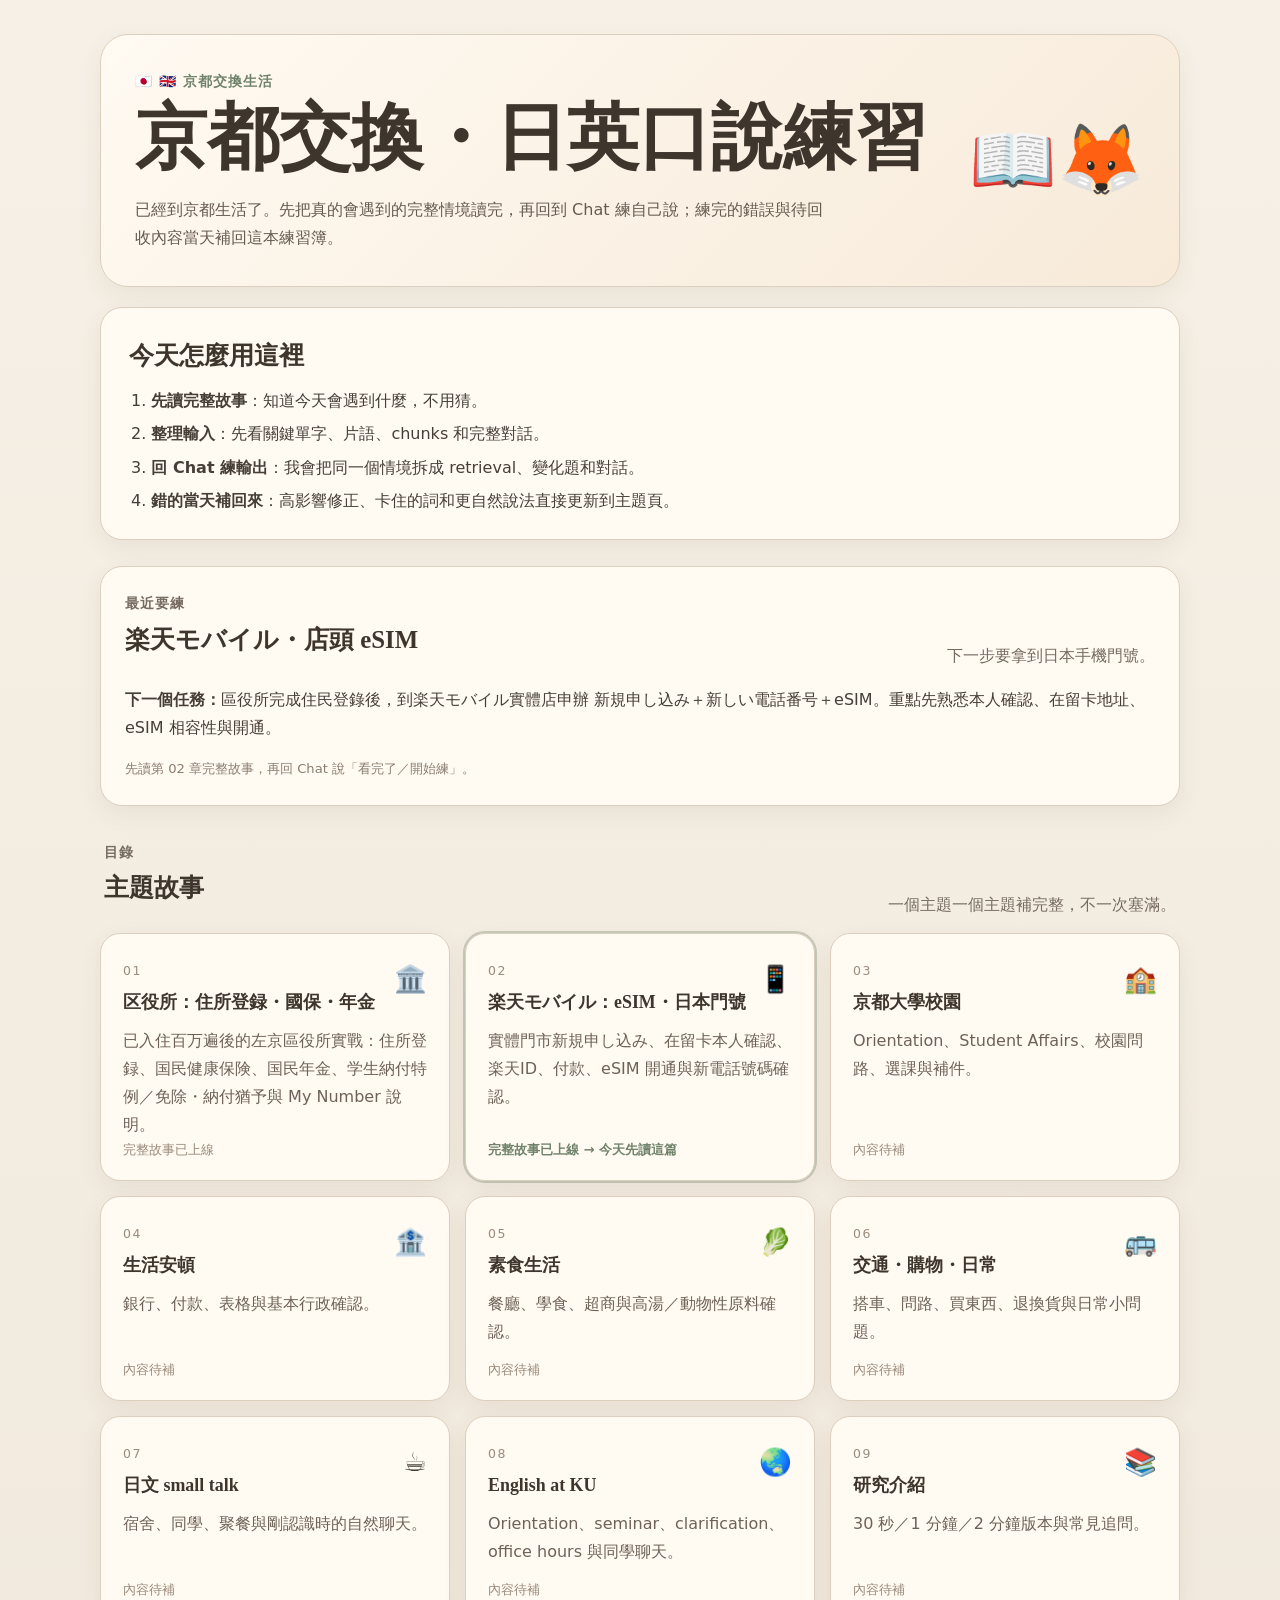
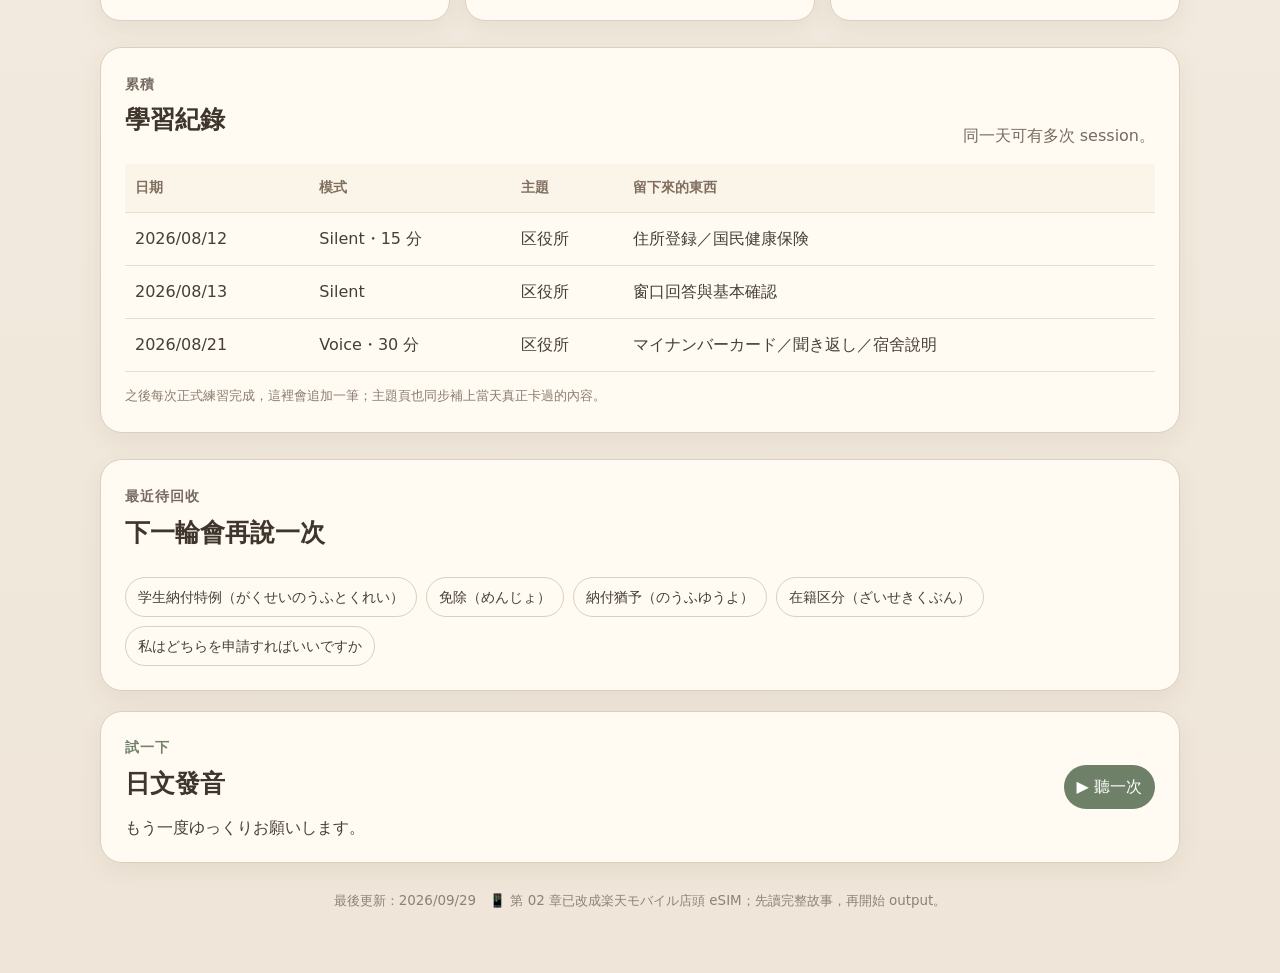
<file: index.html>
<!doctype html>
<html lang="zh-Hant">
<head>
  <meta charset="utf-8" />
  <meta name="viewport" content="width=device-width, initial-scale=1" />
  <title>日英口說練習</title>
  <meta name="description" content="京都交換生活的日英口說故事練習與學習紀錄。" />
  <link rel="stylesheet" href="assets/style.css" />
</head>
<body>
  <main class="book">
    <header class="cover paper">
      <div>
        <p class="kicker">🇯🇵 🇬🇧 京都交換生活</p>
        <h1>京都交換・日英口說練習</h1>
        <p class="intro">已經到京都生活了。先把真的會遇到的完整情境讀完，再回到 Chat 練自己說；練完的錯誤與待回收內容當天補回這本練習簿。</p>
      </div>
      <div class="cover-emoji" aria-hidden="true">📖🦊</div>
    </header>

    <section class="paper howto">
      <h2>今天怎麼用這裡</h2>
      <ol>
        <li><strong>先讀完整故事</strong>：知道今天會遇到什麼，不用猜。</li>
        <li><strong>整理輸入</strong>：先看關鍵單字、片語、chunks 和完整對話。</li>
        <li><strong>回 Chat 練輸出</strong>：我會把同一個情境拆成 retrieval、變化題和對話。</li>
        <li><strong>錯的當天補回來</strong>：高影響修正、卡住的詞和更自然說法直接更新到主題頁。</li>
      </ol>
    </section>

    <section class="paper records">
      <div class="section-head inside">
        <div><p class="small-label">最近要練</p><h2>楽天モバイル・店頭 eSIM</h2></div>
        <p>下一步要拿到日本手機門號。</p>
      </div>
      <p><strong>下一個任務：</strong>區役所完成住民登錄後，到楽天モバイル實體店申辦 <span lang="ja">新規申し込み＋新しい電話番号＋eSIM</span>。重點先熟悉本人確認、在留卡地址、eSIM 相容性與開通。</p>
      <p class="tiny">先讀第 02 章完整故事，再回 Chat 說「看完了／開始練」。</p>
    </section>

    <section class="section-head">
      <div>
        <p class="small-label">目錄</p>
        <h2>主題故事</h2>
      </div>
      <p>一個主題一個主題補完整，不一次塞滿。</p>
    </section>

    <section class="chapters">
      <a class="chapter chapter-link" href="chapters/01-ward-office.html">
        <span class="chapter-no">01</span><span class="chapter-icon">🏛️</span>
        <h3>区役所：住所登録・國保・年金</h3>
        <p>已入住百万遍後的左京區役所實戰：住所登録、国民健康保険、国民年金、学生納付特例／免除・納付猶予與 My Number 說明。</p>
        <span class="note">完整故事已上線</span>
      </a>
      <a class="chapter chapter-link ready-next" href="chapters/02-mobile-esim.html"><span class="chapter-no">02</span><span class="chapter-icon">📱</span><h3>楽天モバイル：eSIM・日本門號</h3><p>實體門市新規申し込み、在留卡本人確認、楽天ID、付款、eSIM 開通與新電話號碼確認。</p><span class="note">完整故事已上線 → 今天先讀這篇</span></a>
      <article class="chapter"><span class="chapter-no">03</span><span class="chapter-icon">🏫</span><h3>京都大學校園</h3><p>Orientation、Student Affairs、校園問路、選課與補件。</p><span class="note">內容待補</span></article>
      <article class="chapter"><span class="chapter-no">04</span><span class="chapter-icon">🏦</span><h3>生活安頓</h3><p>銀行、付款、表格與基本行政確認。</p><span class="note">內容待補</span></article>
      <article class="chapter"><span class="chapter-no">05</span><span class="chapter-icon">🥬</span><h3>素食生活</h3><p>餐廳、學食、超商與高湯／動物性原料確認。</p><span class="note">內容待補</span></article>
      <article class="chapter"><span class="chapter-no">06</span><span class="chapter-icon">🚌</span><h3>交通・購物・日常</h3><p>搭車、問路、買東西、退換貨與日常小問題。</p><span class="note">內容待補</span></article>
      <article class="chapter"><span class="chapter-no">07</span><span class="chapter-icon">☕</span><h3>日文 small talk</h3><p>宿舍、同學、聚餐與剛認識時的自然聊天。</p><span class="note">內容待補</span></article>
      <article class="chapter"><span class="chapter-no">08</span><span class="chapter-icon">🌏</span><h3>English at KU</h3><p>Orientation、seminar、clarification、office hours 與同學聊天。</p><span class="note">內容待補</span></article>
      <article class="chapter"><span class="chapter-no">09</span><span class="chapter-icon">📚</span><h3>研究介紹</h3><p>30 秒／1 分鐘／2 分鐘版本與常見追問。</p><span class="note">內容待補</span></article>
    </section>

    <section class="paper records">
      <div class="section-head inside">
        <div><p class="small-label">累積</p><h2>學習紀錄</h2></div>
        <p>同一天可有多次 session。</p>
      </div>
      <div class="table-wrap">
        <table>
          <thead><tr><th>日期</th><th>模式</th><th>主題</th><th>留下來的東西</th></tr></thead>
          <tbody>
            <tr><td>2026/08/12</td><td>Silent・15 分</td><td>区役所</td><td>住所登録／国民健康保険</td></tr>
            <tr><td>2026/08/13</td><td>Silent</td><td>区役所</td><td>窗口回答與基本確認</td></tr>
            <tr><td>2026/08/21</td><td>Voice・30 分</td><td>区役所</td><td>マイナンバーカード／聞き返し／宿舍說明</td></tr>
          </tbody>
        </table>
      </div>
      <p class="tiny">之後每次正式練習完成，這裡會追加一筆；主題頁也同步補上當天真正卡過的內容。</p>
    </section>

    <section class="paper records">
      <div class="section-head inside"><div><p class="small-label">最近待回收</p><h2>下一輪會再說一次</h2></div></div>
      <div class="review-strip"><span>学生納付特例（がくせいのうふとくれい）</span><span>免除（めんじょ）</span><span>納付猶予（のうふゆうよ）</span><span>在籍区分（ざいせきくぶん）</span><span>私はどちらを申請すればいいですか</span></div>
    </section>

    <section class="paper sound">
      <div>
        <p class="small-label">試一下</p>
        <h2>日文發音</h2>
        <p id="sampleText" lang="ja">もう一度ゆっくりお願いします。</p>
      </div>
      <button id="speakBtn" type="button">▶ 聽一次</button>
    </section>

    <footer>最後更新：2026/09/29　📱 第 02 章已改成楽天モバイル店頭 eSIM；先讀完整故事，再開始 output。</footer>
  </main>
  <script src="assets/app.js"></script>
</body>
</html>
</file>
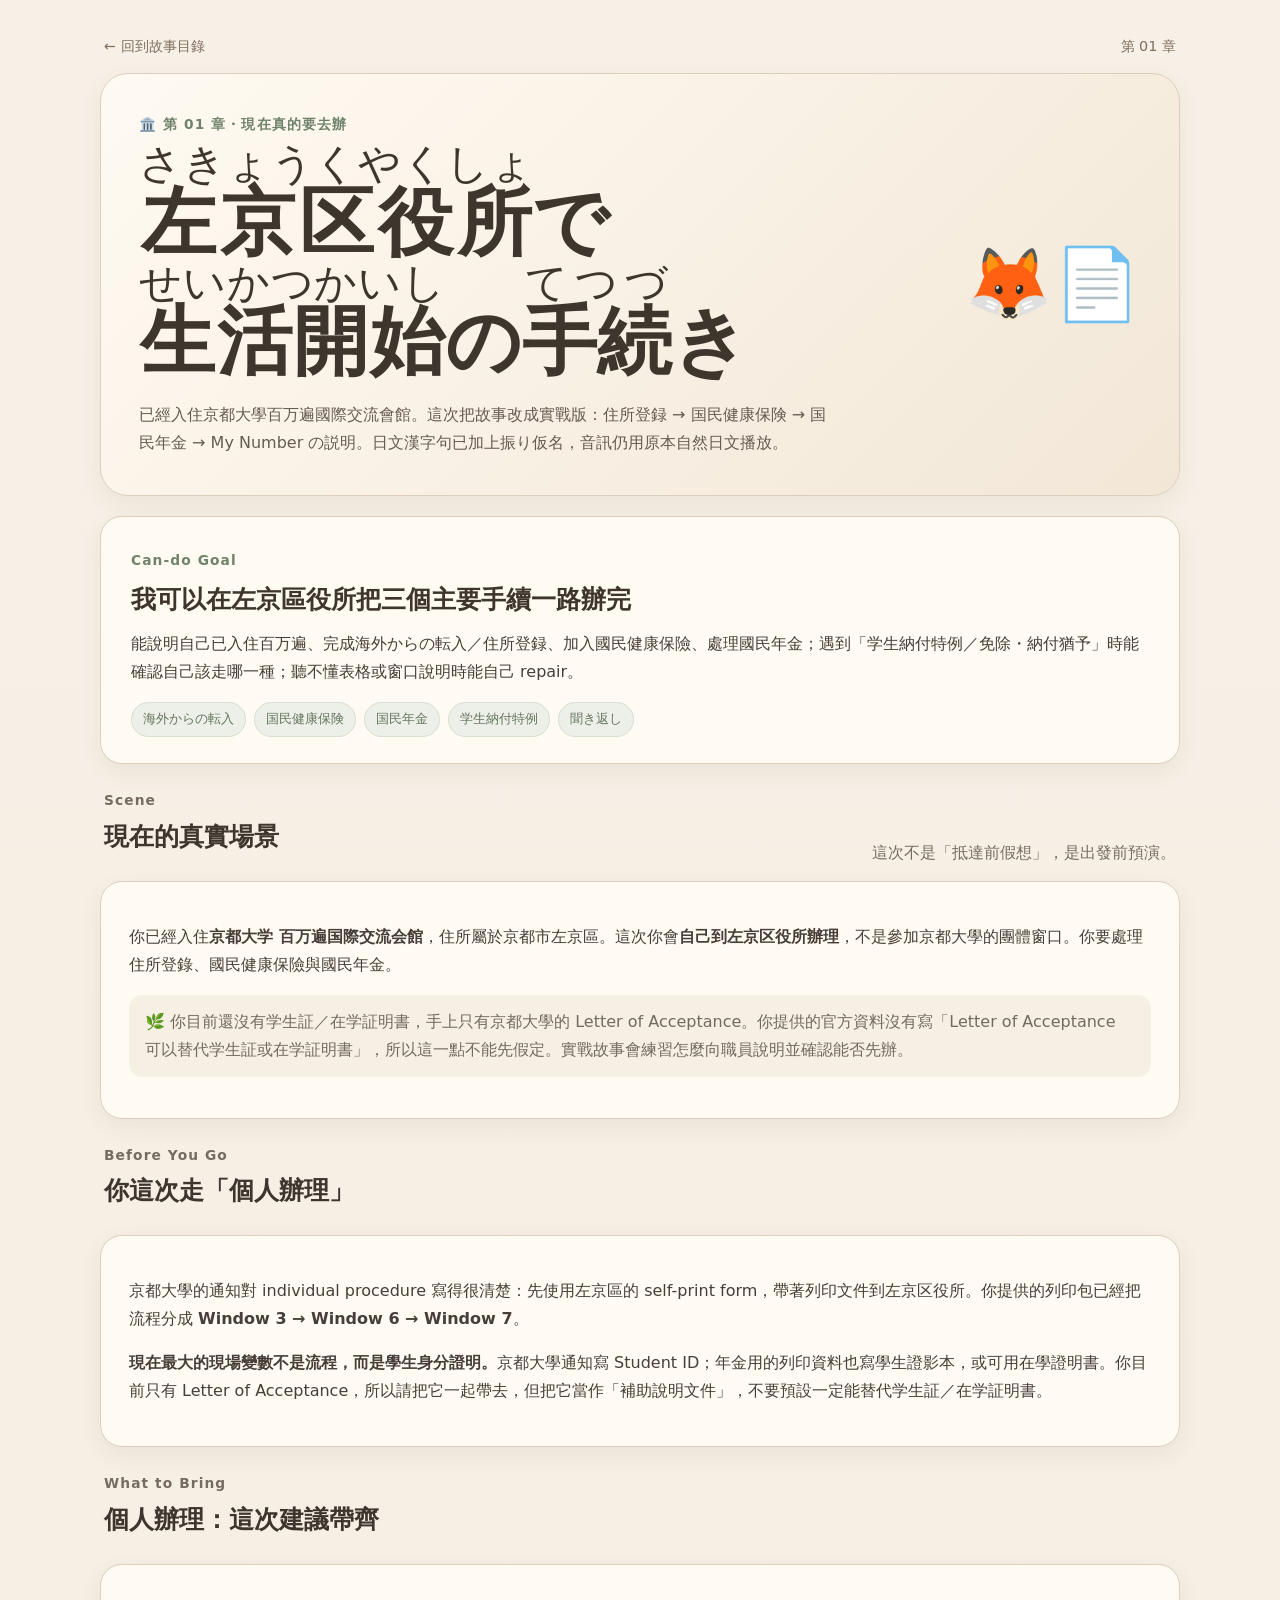
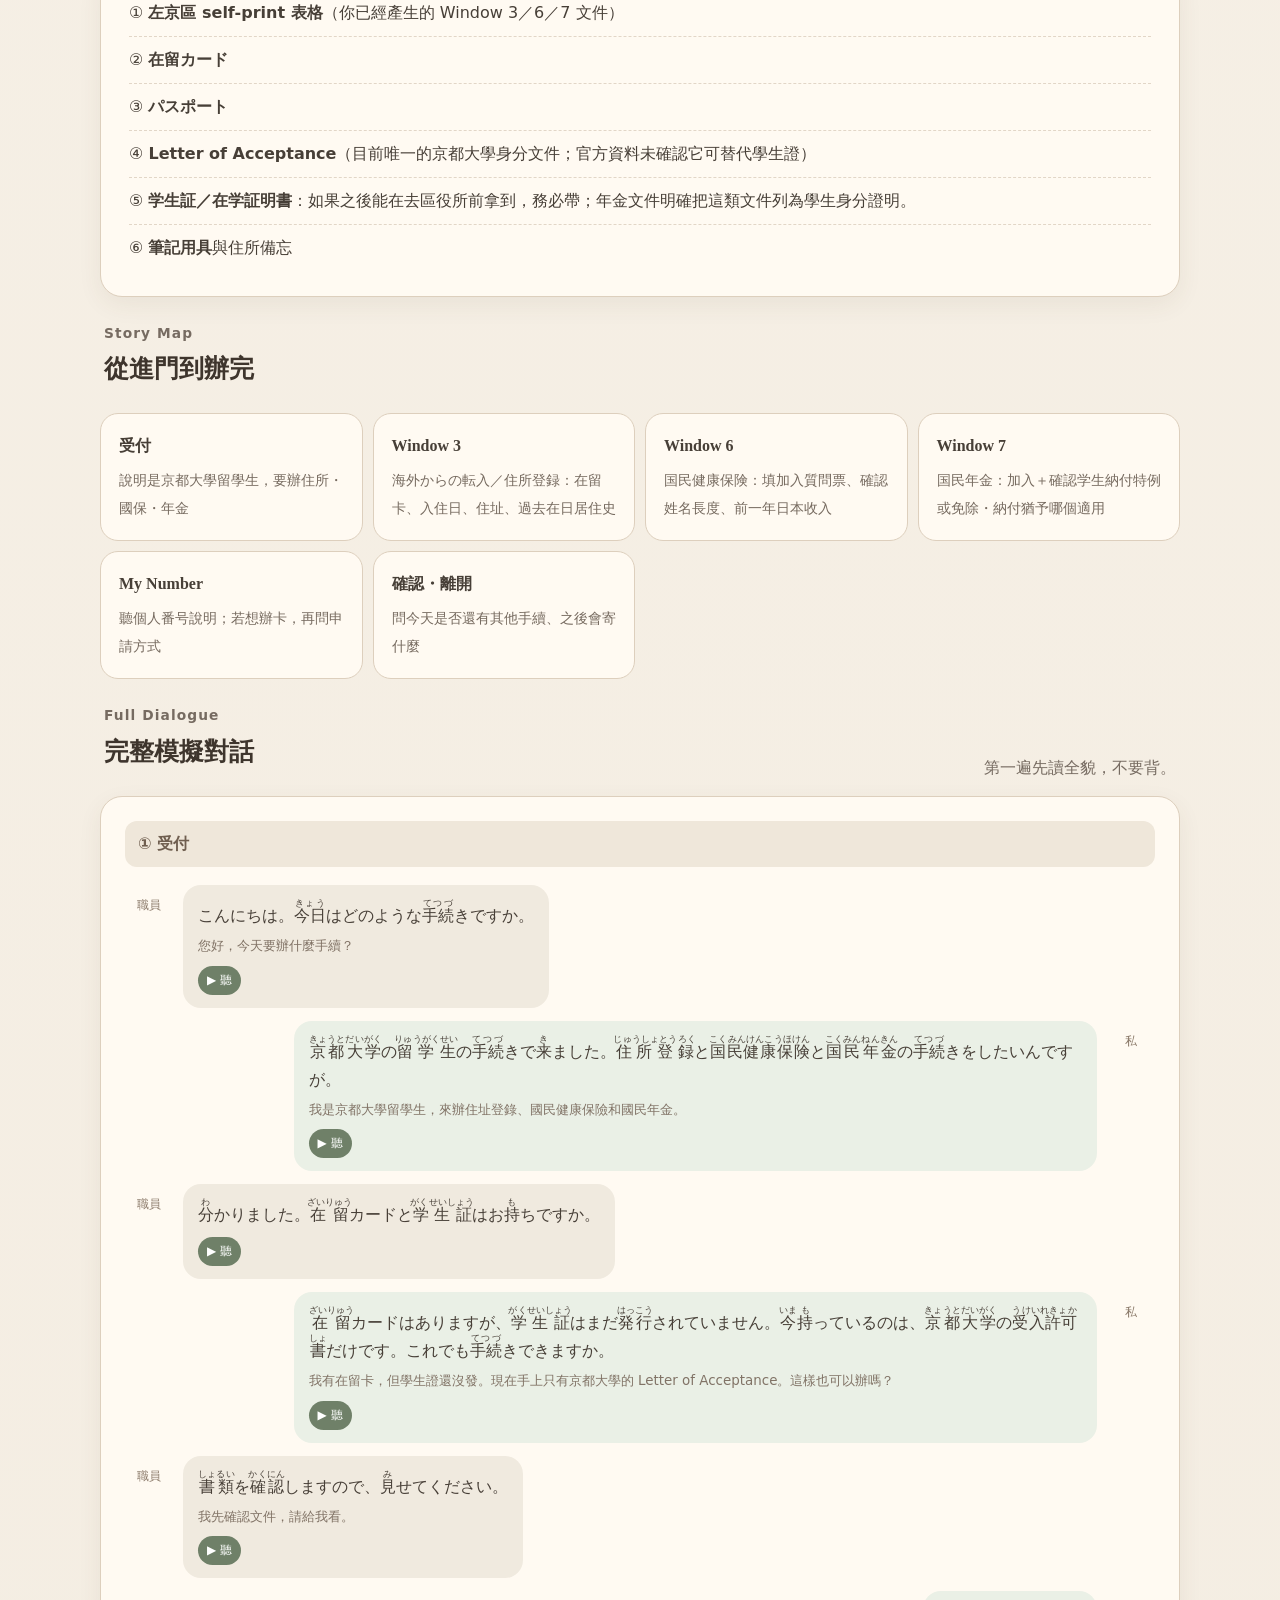
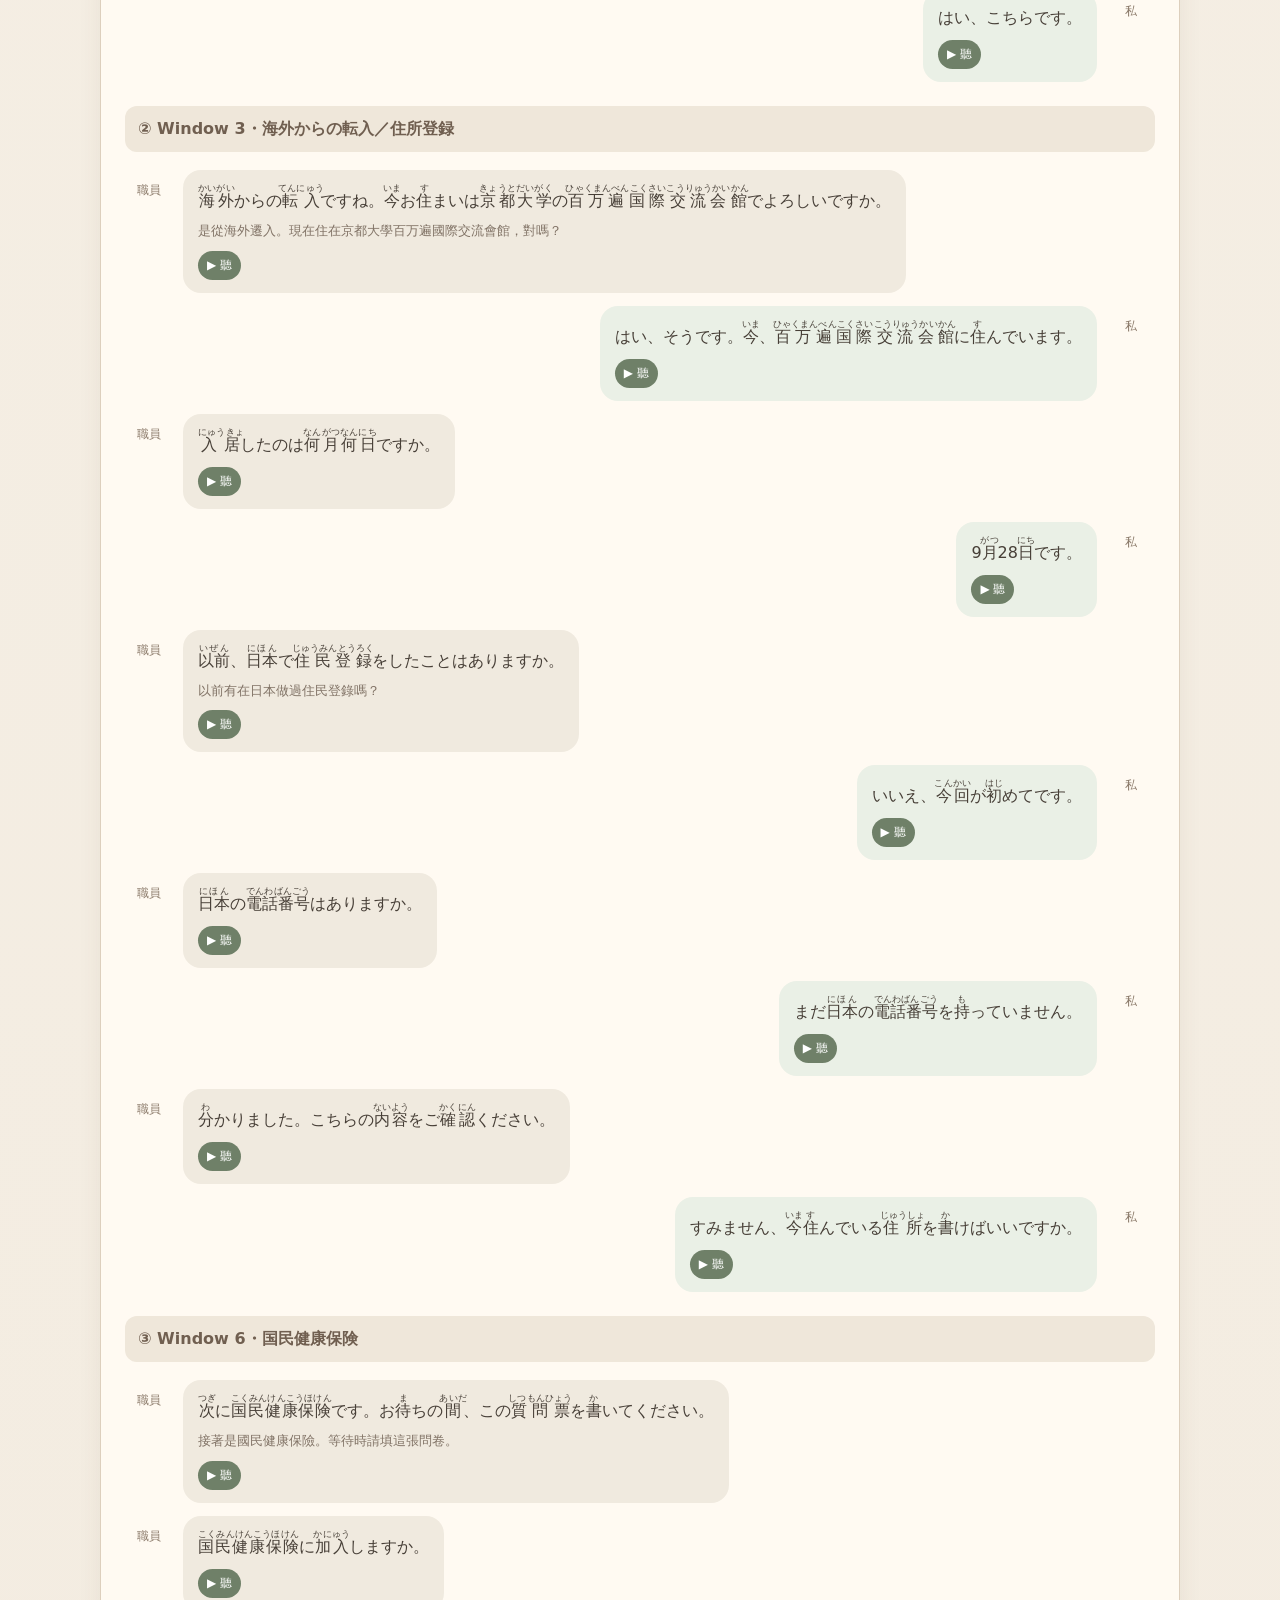
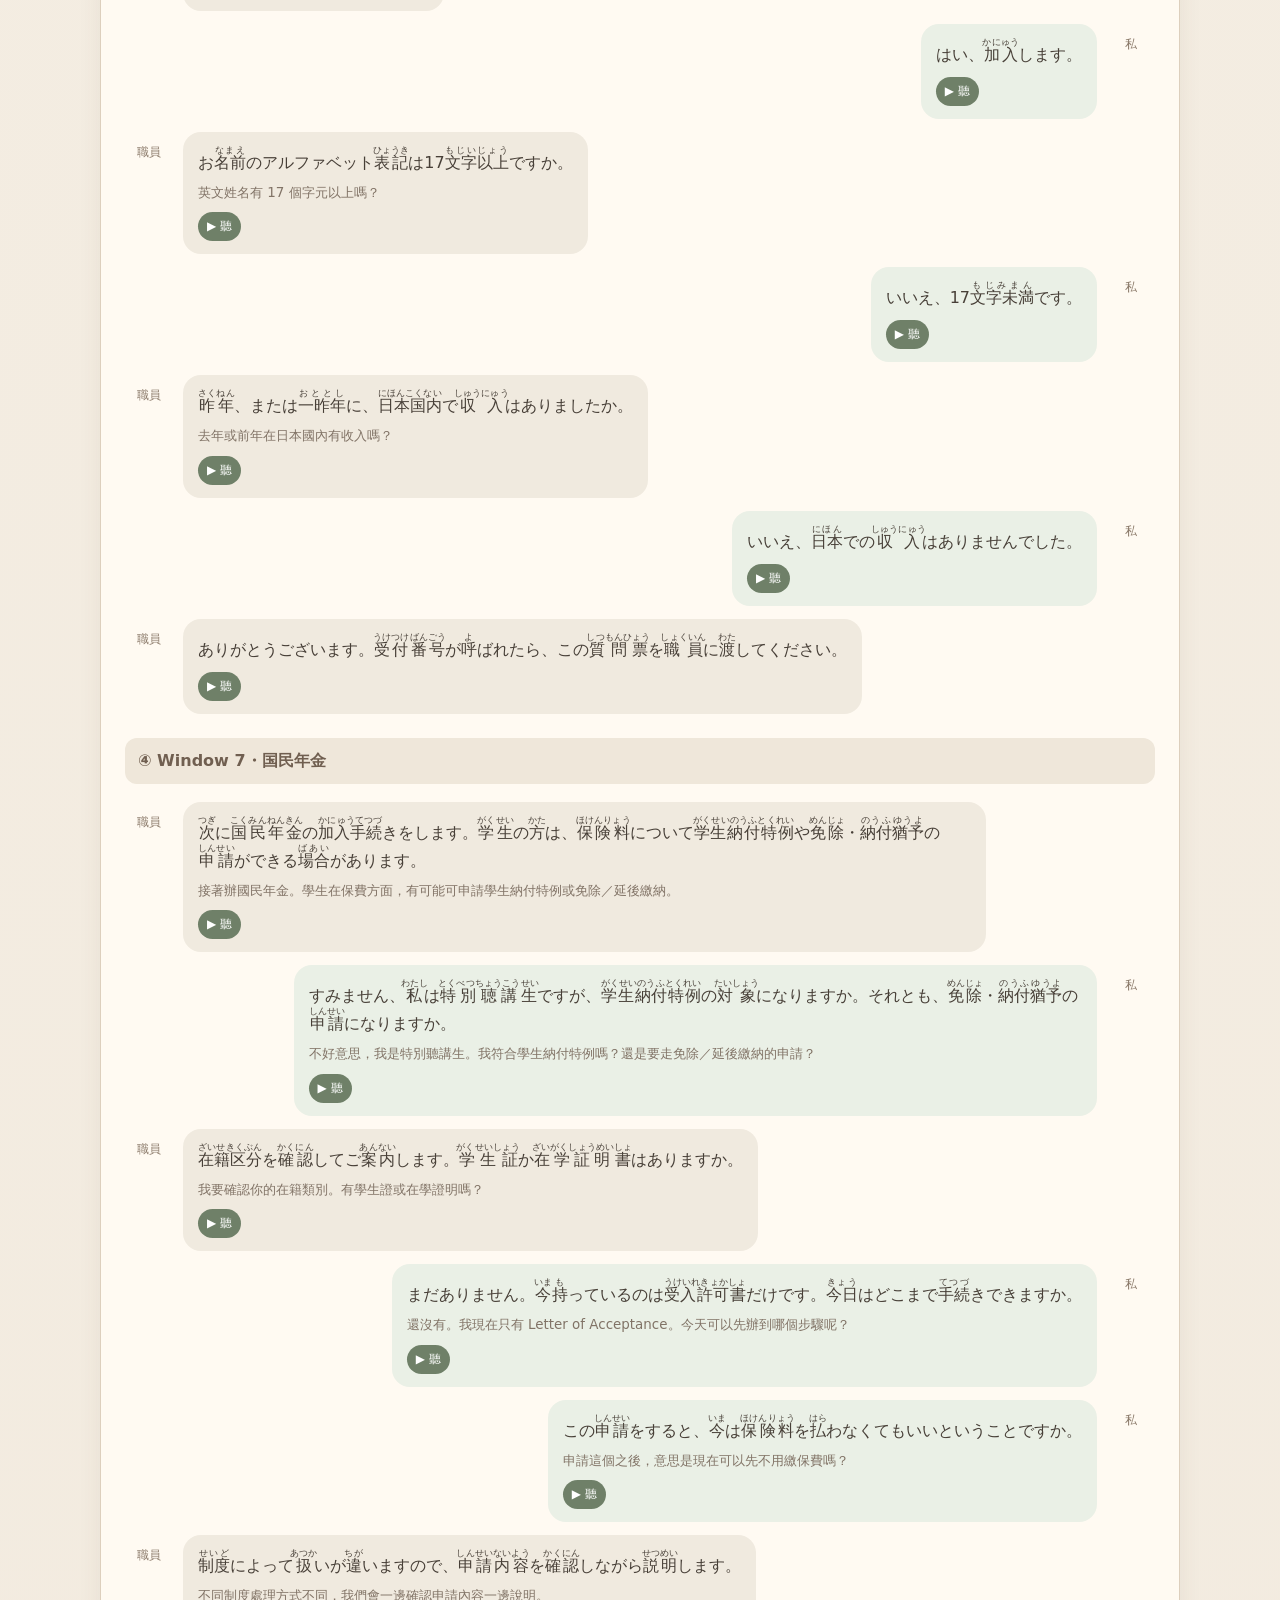
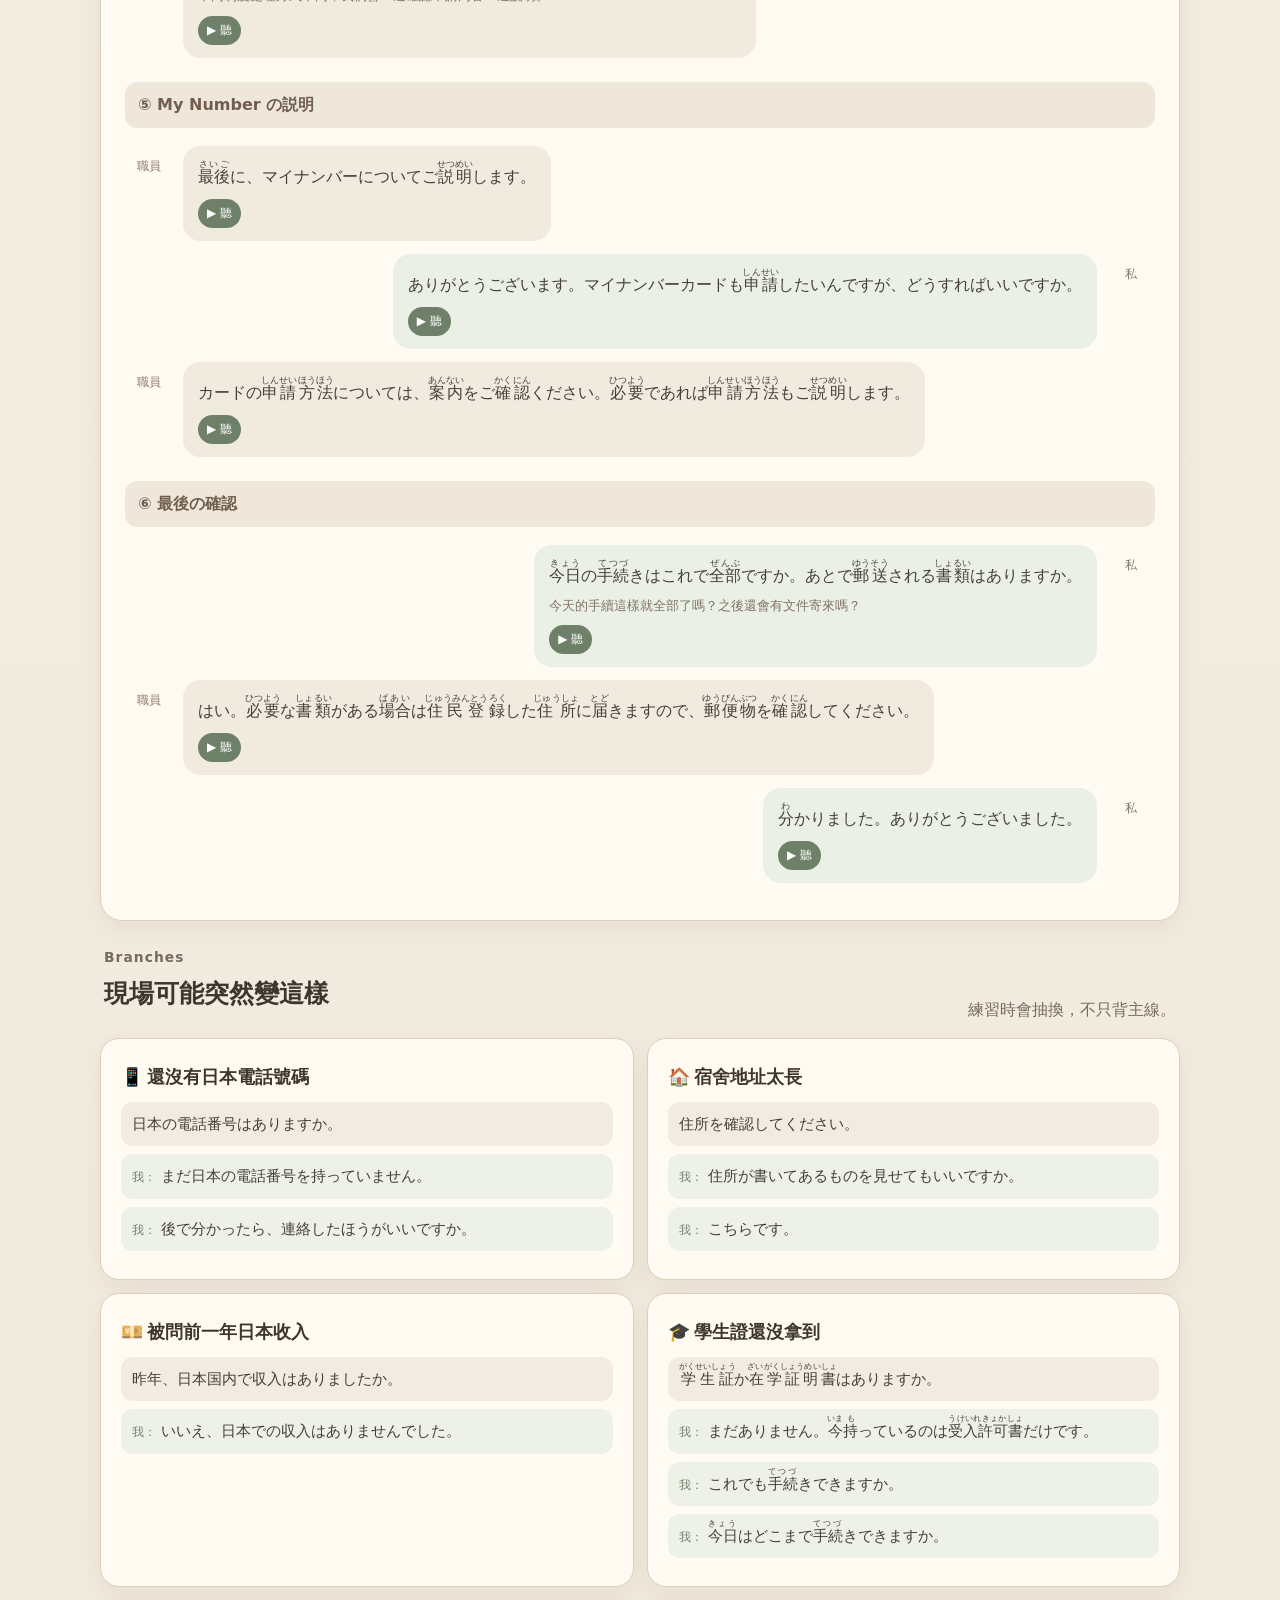
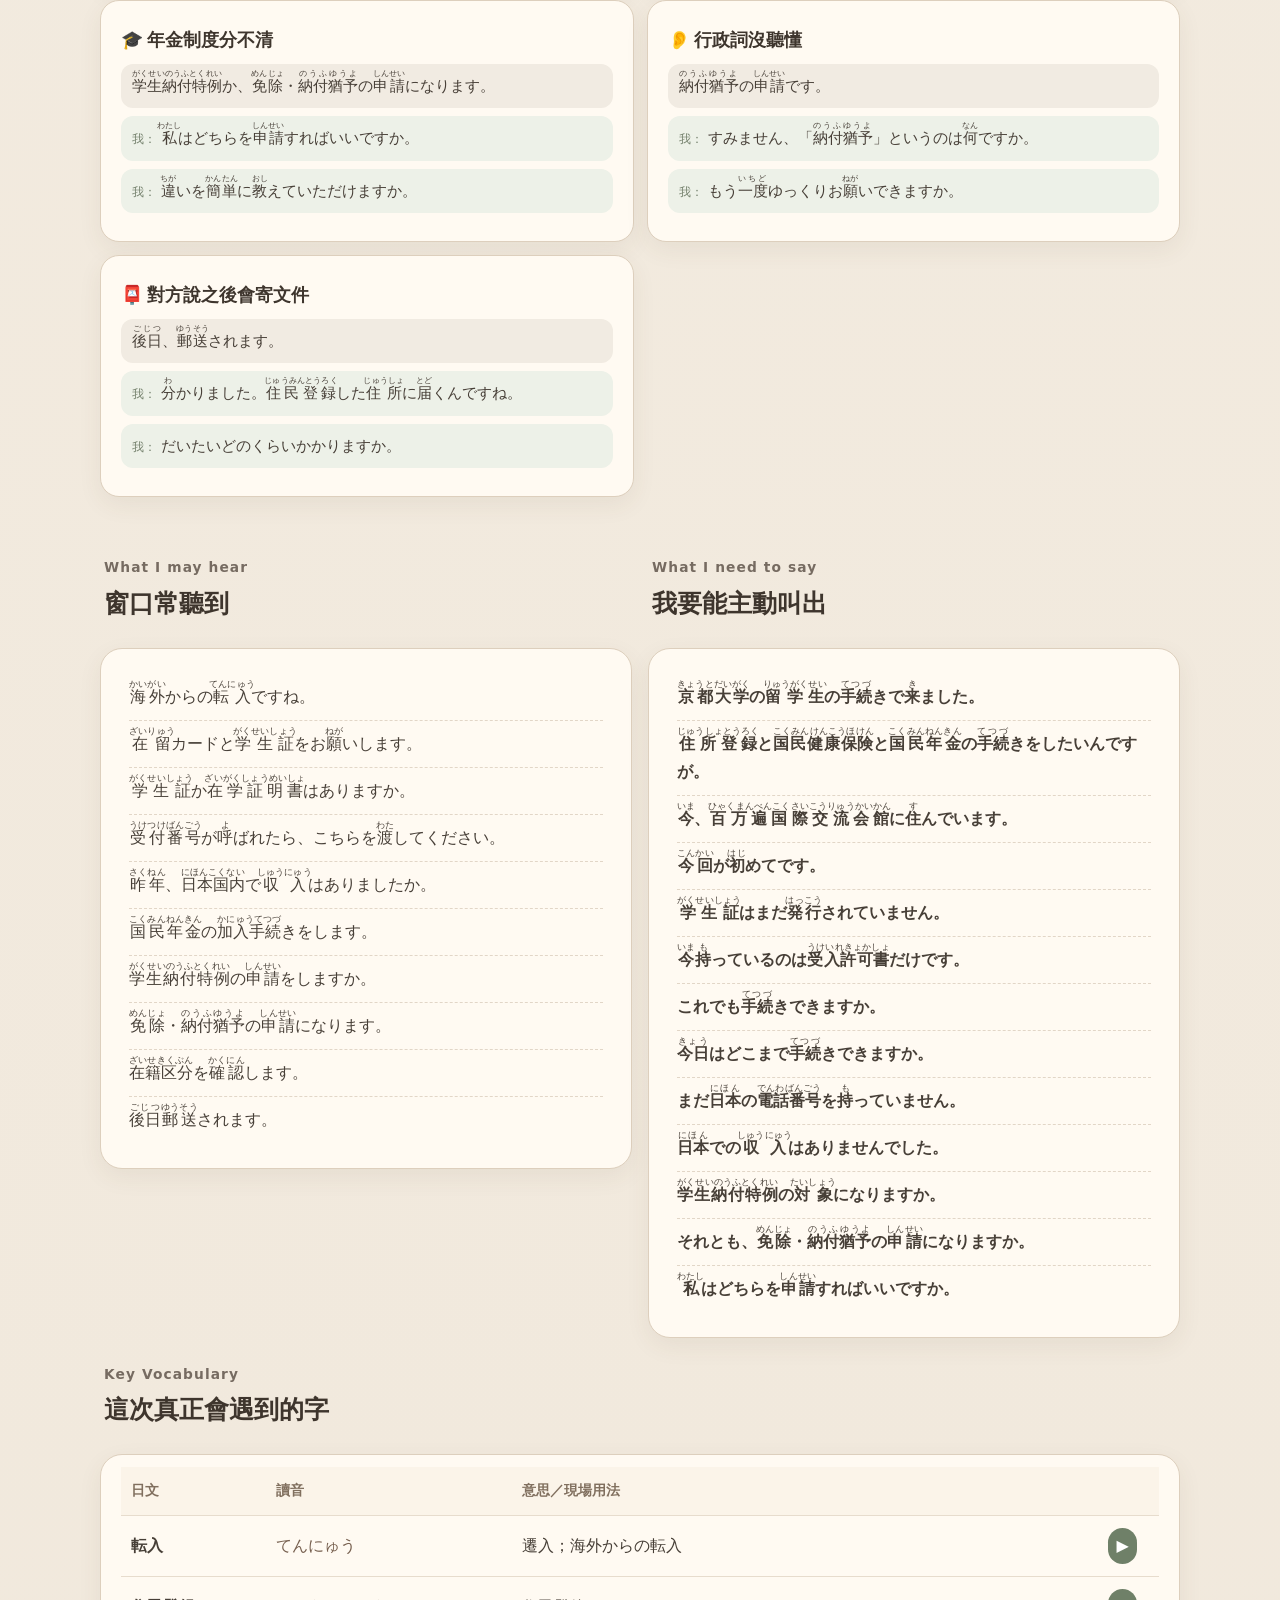
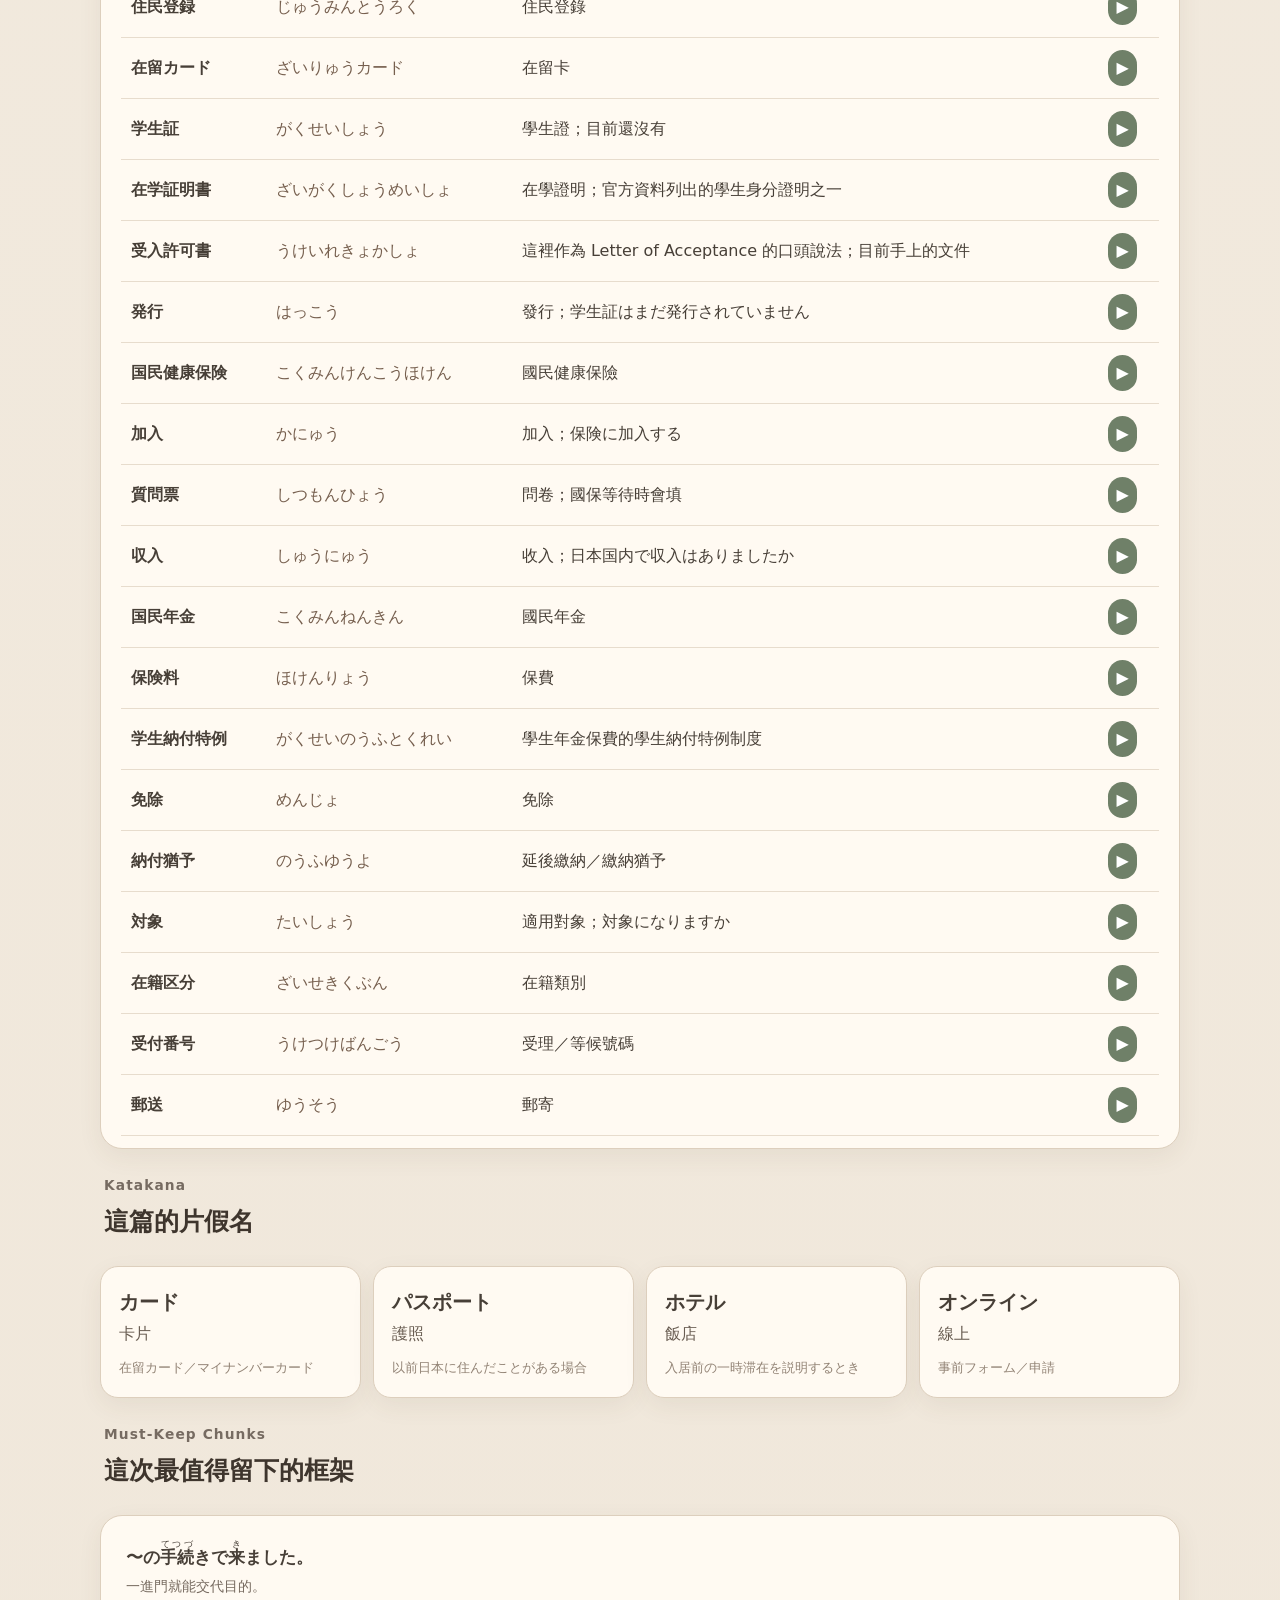
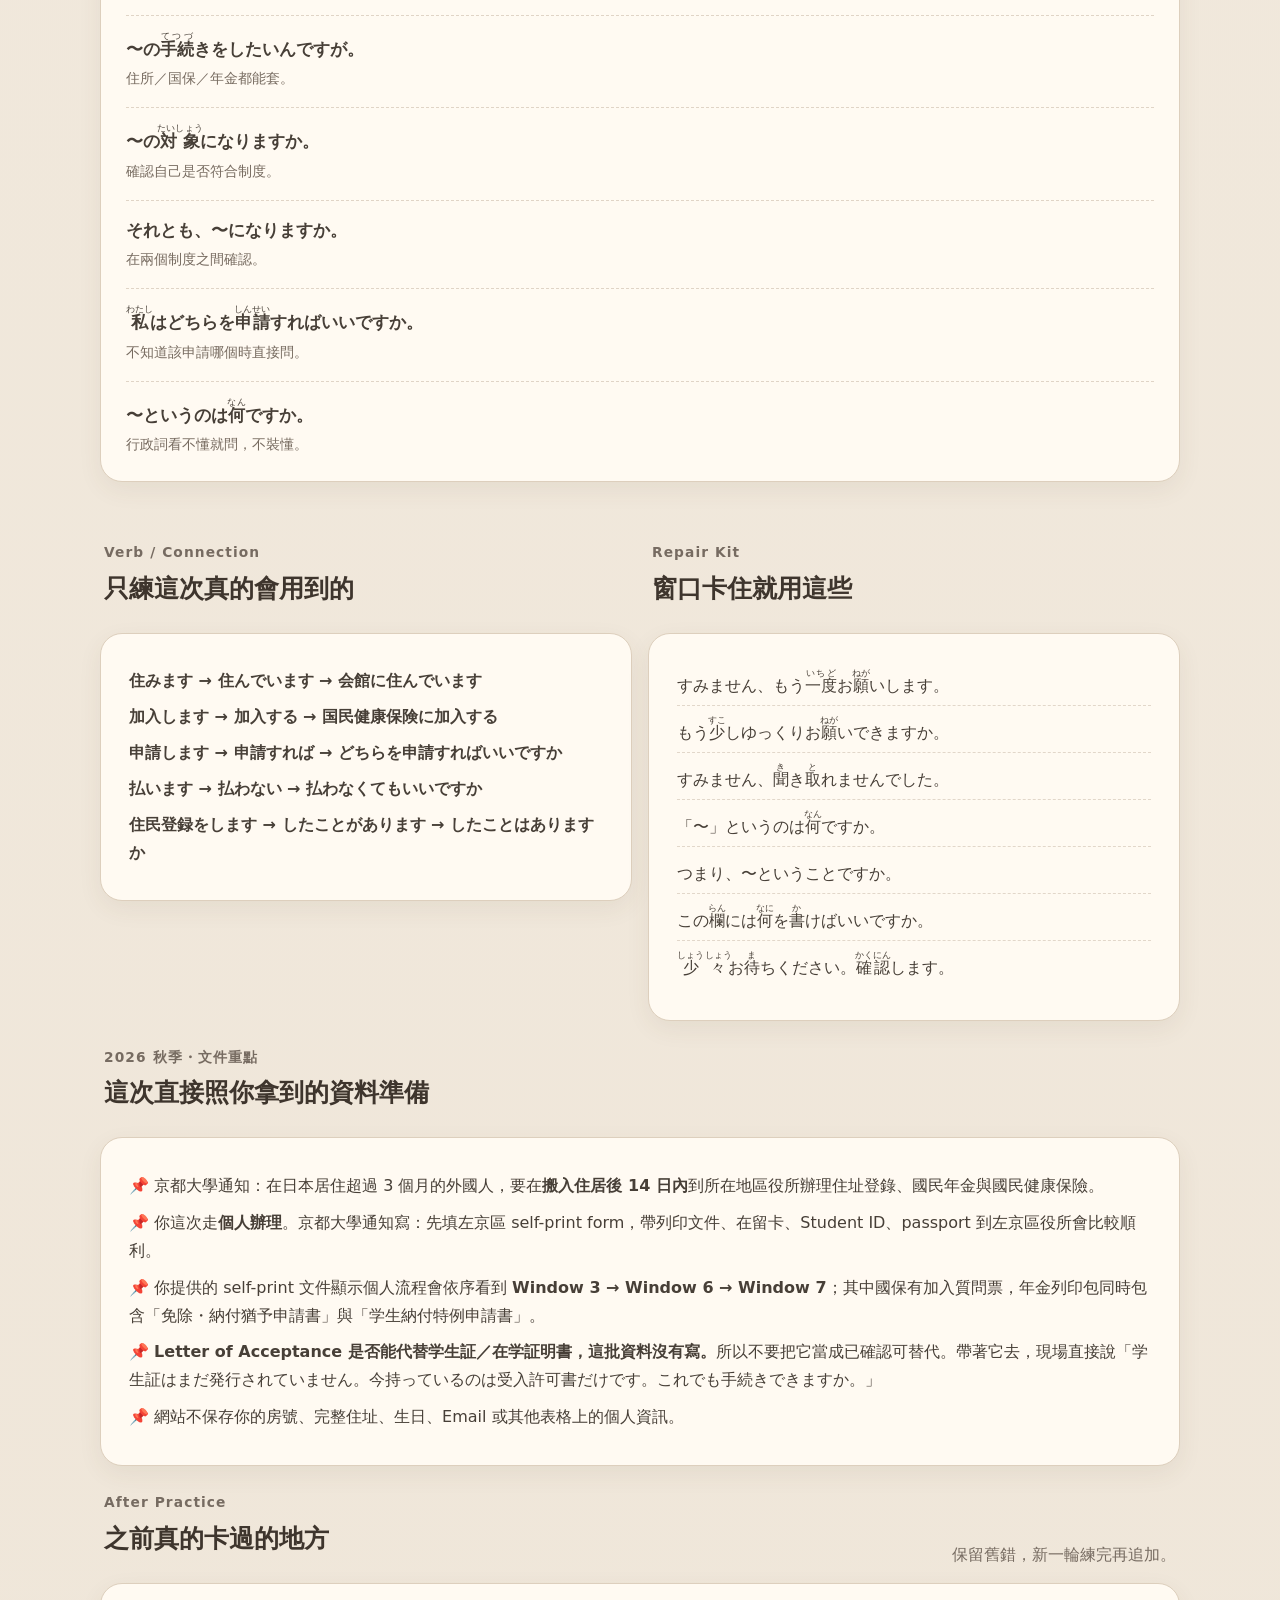
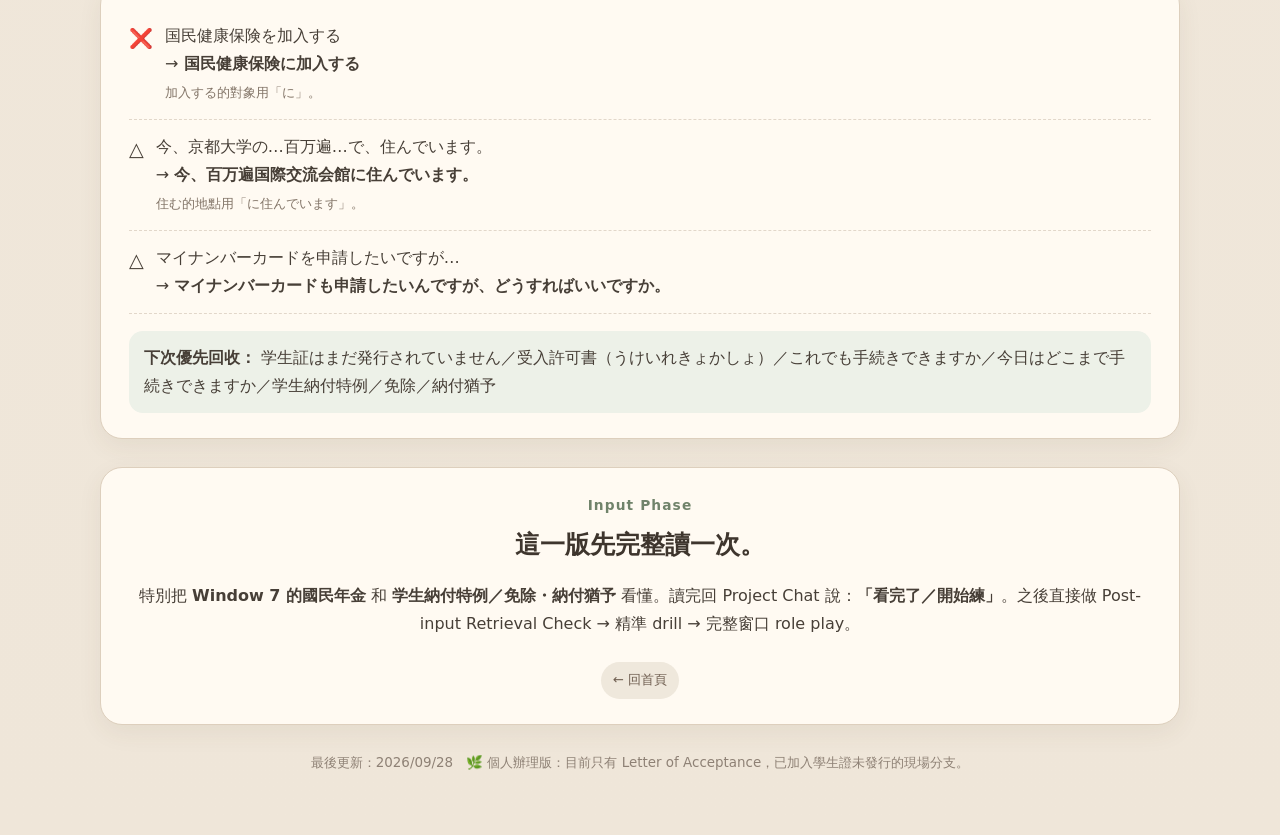
<file: chapters/01-ward-office.html>
<!doctype html>
<html lang="zh-Hant">
<head>
  <meta charset="utf-8" />
  <meta name="viewport" content="width=device-width, initial-scale=1" />
  <title>01 區役所｜住所登録・国民健康保険・国民年金</title>
  <meta name="description" content="已入住京都大學百万遍國際交流會館：左京區役所辦理住所登録、國民健康保險、國民年金與 My Number 說明的完整日文故事練習。" />
  <link rel="stylesheet" href="../assets/style.css" />
</head>
<body>
  <main class="book story-book">
    <nav class="crumb"><a href="../index.html">← 回到故事目錄</a><span>第 01 章</span></nav>

    <header class="story-cover paper">
      <div>
        <p class="kicker">🏛️ 第 01 章・現在真的要去辦</p>
        <h1><ruby>左京区役所<rt>さきょうくやくしょ</rt></ruby>で<br><ruby>生活開始<rt>せいかつかいし</rt></ruby>の<ruby>手続<rt>てつづ</rt></ruby>き</h1>
        <p class="intro">已經入住京都大學百万遍國際交流會館。這次把故事改成實戰版：住所登録 → 国民健康保険 → 国民年金 → My Number の説明。日文漢字句已加上振り仮名，音訊仍用原本自然日文播放。</p>
      </div>
      <div class="cover-emoji" aria-hidden="true">🦊📄</div>
    </header>

    <section class="paper mission-box">
      <p class="small-label">Can-do Goal</p>
      <h2>我可以在左京區役所把三個主要手續一路辦完</h2>
      <p>能說明自己已入住百万遍、完成海外からの転入／住所登録、加入國民健康保險、處理國民年金；遇到「学生納付特例／免除・納付猶予」時能確認自己該走哪一種；聽不懂表格或窗口說明時能自己 repair。</p>
      <div class="chips"><span>海外からの転入</span><span>国民健康保険</span><span>国民年金</span><span>学生納付特例</span><span>聞き返し</span></div>
    </section>

    <section class="story-section">
      <div class="section-head"><div><p class="small-label">Scene</p><h2>現在的真實場景</h2></div><p>這次不是「抵達前假想」，是出發前預演。</p></div>
      <div class="paper prose-card">
        <p>你已經入住<strong>京都大学 百万遍国際交流会館</strong>，住所屬於京都市左京區。這次你會<strong>自己到左京区役所辦理</strong>，不是參加京都大學的團體窗口。你要處理住所登錄、國民健康保險與國民年金。</p>
        <p class="margin-note">🌿 你目前還沒有学生証／在学証明書，手上只有京都大學的 Letter of Acceptance。你提供的官方資料沒有寫「Letter of Acceptance 可以替代学生証或在学証明書」，所以這一點不能先假定。實戰故事會練習怎麼向職員說明並確認能否先辦。</p>
      </div>
    </section>

    <section class="story-section">
      <div class="section-head"><div><p class="small-label">Before You Go</p><h2>你這次走「個人辦理」</h2></div></div>
      <div class="paper prose-card">
        <p>京都大學的通知對 individual procedure 寫得很清楚：先使用左京區的 self-print form，帶著列印文件到左京区役所。你提供的列印包已經把流程分成 <strong>Window 3 → Window 6 → Window 7</strong>。</p>
        <p><strong>現在最大的現場變數不是流程，而是學生身分證明。</strong>京都大學通知寫 Student ID；年金用的列印資料也寫學生證影本，或可用在學證明書。你目前只有 Letter of Acceptance，所以請把它一起帶去，但把它當作「補助說明文件」，不要預設一定能替代学生証／在学証明書。</p>
      </div>
    </section>

    <section class="story-section">
      <div class="section-head"><div><p class="small-label">What to Bring</p><h2>個人辦理：這次建議帶齊</h2></div></div>
      <div class="paper phrase-list">
        <p>① <b>左京區 self-print 表格</b>（你已經產生的 Window 3／6／7 文件）</p>
        <p>② <b>在留カード</b></p>
        <p>③ <b>パスポート</b></p>
        <p>④ <b>Letter of Acceptance</b>（目前唯一的京都大學身分文件；官方資料未確認它可替代學生證）</p>
        <p>⑤ <b>学生証／在学証明書</b>：如果之後能在去區役所前拿到，務必帶；年金文件明確把這類文件列為學生身分證明。</p>
        <p>⑥ <b>筆記用具</b>與住所備忘</p>
      </div>
    </section>

    <section class="story-section">
      <div class="section-head"><div><p class="small-label">Story Map</p><h2>從進門到辦完</h2></div></div>
      <ol class="story-map">
        <li><b>受付</b><span>說明是京都大學留學生，要辦住所・國保・年金</span></li>
        <li><b>Window 3</b><span>海外からの転入／住所登録：在留卡、入住日、住址、過去在日居住史</span></li>
        <li><b>Window 6</b><span>国民健康保険：填加入質問票、確認姓名長度、前一年日本收入</span></li>
        <li><b>Window 7</b><span>国民年金：加入＋確認学生納付特例或免除・納付猶予哪個適用</span></li>
        <li><b>My Number</b><span>聽個人番号說明；若想辦卡，再問申請方式</span></li>
        <li><b>確認・離開</b><span>問今天是否還有其他手續、之後會寄什麼</span></li>
      </ol>
    </section>

    <section class="story-section">
      <div class="section-head"><div><p class="small-label">Full Dialogue</p><h2>完整模擬對話</h2></div><p>第一遍先讀全貌，不要背。</p></div>

      <div class="dialogue paper">
        <div class="scene-break">① 受付</div>

        <div class="turn staff"><div class="who">職員</div><div class="bubble"><p lang="ja">こんにちは。<ruby>今日<rt>きょう</rt></ruby>はどのような<ruby>手続<rt>てつづ</rt></ruby>きですか。</p><p class="zh">您好，今天要辦什麼手續？</p><button class="speak-mini" data-speak="こんにちは。今日はどのようなお手続きですか。">▶ 聽</button></div></div>
        <div class="turn me"><div class="who">私</div><div class="bubble"><p lang="ja"><ruby>京都大学<rt>きょうとだいがく</rt></ruby>の<ruby>留学生<rt>りゅうがくせい</rt></ruby>の<ruby>手続<rt>てつづ</rt></ruby>きで<ruby>来<rt>き</rt></ruby>ました。<ruby>住所登録<rt>じゅうしょとうろく</rt></ruby>と<ruby>国民健康保険<rt>こくみんけんこうほけん</rt></ruby>と<ruby>国民年金<rt>こくみんねんきん</rt></ruby>の<ruby>手続<rt>てつづ</rt></ruby>きをしたいんですが。</p><p class="zh">我是京都大學留學生，來辦住址登錄、國民健康保險和國民年金。</p><button class="speak-mini" data-speak="京都大学の留学生の手続きで来ました。住所登録と国民健康保険と国民年金の手続きをしたいんですが。">▶ 聽</button></div></div>
        <div class="turn staff"><div class="who">職員</div><div class="bubble"><p lang="ja"><ruby>分<rt>わ</rt></ruby>かりました。<ruby>在留<rt>ざいりゅう</rt></ruby>カードと<ruby>学生証<rt>がくせいしょう</rt></ruby>はお<ruby>持<rt>も</rt></ruby>ちですか。</p><button class="speak-mini" data-speak="分かりました。在留カードと学生証はお持ちですか。">▶ 聽</button></div></div>
        <div class="turn me"><div class="who">私</div><div class="bubble"><p lang="ja"><ruby>在留<rt>ざいりゅう</rt></ruby>カードはありますが、<ruby>学生証<rt>がくせいしょう</rt></ruby>はまだ<ruby>発行<rt>はっこう</rt></ruby>されていません。<ruby>今<rt>いま</rt></ruby><ruby>持<rt>も</rt></ruby>っているのは、<ruby>京都大学<rt>きょうとだいがく</rt></ruby>の<ruby>受入許可書<rt>うけいれきょかしょ</rt></ruby>だけです。これでも<ruby>手続<rt>てつづ</rt></ruby>きできますか。</p><p class="zh">我有在留卡，但學生證還沒發。現在手上只有京都大學的 Letter of Acceptance。這樣也可以辦嗎？</p><button class="speak-mini" data-speak="在留カードはありますが、学生証はまだ発行されていません。今持っているのは、京都大学の受入許可書だけです。これでも手続きできますか。">▶ 聽</button></div></div>
        <div class="turn staff"><div class="who">職員</div><div class="bubble"><p lang="ja"><ruby>書類<rt>しょるい</rt></ruby>を<ruby>確認<rt>かくにん</rt></ruby>しますので、<ruby>見<rt>み</rt></ruby>せてください。</p><p class="zh">我先確認文件，請給我看。</p><button class="speak-mini" data-speak="書類を確認しますので、見せてください。">▶ 聽</button></div></div>
        <div class="turn me"><div class="who">私</div><div class="bubble"><p lang="ja">はい、こちらです。</p><button class="speak-mini" data-speak="はい、こちらです。">▶ 聽</button></div></div>

        <div class="scene-break">② Window 3・海外からの転入／住所登録</div>

        <div class="turn staff"><div class="who">職員</div><div class="bubble"><p lang="ja"><ruby>海外<rt>かいがい</rt></ruby>からの<ruby>転入<rt>てんにゅう</rt></ruby>ですね。<ruby>今<rt>いま</rt></ruby>お<ruby>住<rt>す</rt></ruby>まいは<ruby>京都大学<rt>きょうとだいがく</rt></ruby>の<ruby>百万遍国際交流会館<rt>ひゃくまんべんこくさいこうりゅうかいかん</rt></ruby>でよろしいですか。</p><p class="zh">是從海外遷入。現在住在京都大學百万遍國際交流會館，對嗎？</p><button class="speak-mini" data-speak="海外からの転入ですね。今お住まいは京都大学の百万遍国際交流会館でよろしいですか。">▶ 聽</button></div></div>
        <div class="turn me"><div class="who">私</div><div class="bubble"><p lang="ja">はい、そうです。<ruby>今<rt>いま</rt></ruby>、<ruby>百万遍国際交流会館<rt>ひゃくまんべんこくさいこうりゅうかいかん</rt></ruby>に<ruby>住<rt>す</rt></ruby>んでいます。</p><button class="speak-mini" data-speak="はい、そうです。今、百万遍国際交流会館に住んでいます。">▶ 聽</button></div></div>
        <div class="turn staff"><div class="who">職員</div><div class="bubble"><p lang="ja"><ruby>入居<rt>にゅうきょ</rt></ruby>したのは<ruby>何月何日<rt>なんがつなんにち</rt></ruby>ですか。</p><button class="speak-mini" data-speak="入居したのは何月何日ですか。">▶ 聽</button></div></div>
        <div class="turn me"><div class="who">私</div><div class="bubble"><p lang="ja">9<ruby>月<rt>がつ</rt></ruby>28<ruby>日<rt>にち</rt></ruby>です。</p><button class="speak-mini" data-speak="9月28日です。">▶ 聽</button></div></div>
        <div class="turn staff"><div class="who">職員</div><div class="bubble"><p lang="ja"><ruby>以前<rt>いぜん</rt></ruby>、<ruby>日本<rt>にほん</rt></ruby>で<ruby>住民登録<rt>じゅうみんとうろく</rt></ruby>をしたことはありますか。</p><p class="zh">以前有在日本做過住民登錄嗎？</p><button class="speak-mini" data-speak="以前、日本で住民登録をしたことはありますか。">▶ 聽</button></div></div>
        <div class="turn me"><div class="who">私</div><div class="bubble"><p lang="ja">いいえ、<ruby>今回<rt>こんかい</rt></ruby>が<ruby>初<rt>はじ</rt></ruby>めてです。</p><button class="speak-mini" data-speak="いいえ、今回が初めてです。">▶ 聽</button></div></div>
        <div class="turn staff"><div class="who">職員</div><div class="bubble"><p lang="ja"><ruby>日本<rt>にほん</rt></ruby>の<ruby>電話番号<rt>でんわばんごう</rt></ruby>はありますか。</p><button class="speak-mini" data-speak="日本の電話番号はありますか。">▶ 聽</button></div></div>
        <div class="turn me"><div class="who">私</div><div class="bubble"><p lang="ja">まだ<ruby>日本<rt>にほん</rt></ruby>の<ruby>電話番号<rt>でんわばんごう</rt></ruby>を<ruby>持<rt>も</rt></ruby>っていません。</p><button class="speak-mini" data-speak="まだ日本の電話番号を持っていません。">▶ 聽</button></div></div>
        <div class="turn staff"><div class="who">職員</div><div class="bubble"><p lang="ja"><ruby>分<rt>わ</rt></ruby>かりました。こちらの<ruby>内容<rt>ないよう</rt></ruby>をご<ruby>確認<rt>かくにん</rt></ruby>ください。</p><button class="speak-mini" data-speak="分かりました。こちらの内容をご確認ください。">▶ 聽</button></div></div>
        <div class="turn me"><div class="who">私</div><div class="bubble"><p lang="ja">すみません、<ruby>今<rt>いま</rt></ruby><ruby>住<rt>す</rt></ruby>んでいる<ruby>住所<rt>じゅうしょ</rt></ruby>を<ruby>書<rt>か</rt></ruby>けばいいですか。</p><button class="speak-mini" data-speak="すみません、今住んでいる住所を書けばいいですか。">▶ 聽</button></div></div>

        <div class="scene-break">③ Window 6・国民健康保険</div>

        <div class="turn staff"><div class="who">職員</div><div class="bubble"><p lang="ja"><ruby>次<rt>つぎ</rt></ruby>に<ruby>国民健康保険<rt>こくみんけんこうほけん</rt></ruby>です。お<ruby>待<rt>ま</rt></ruby>ちの<ruby>間<rt>あいだ</rt></ruby>、この<ruby>質問票<rt>しつもんひょう</rt></ruby>を<ruby>書<rt>か</rt></ruby>いてください。</p><p class="zh">接著是國民健康保險。等待時請填這張問卷。</p><button class="speak-mini" data-speak="次に国民健康保険です。お待ちの間、この質問票を書いてください。">▶ 聽</button></div></div>
        <div class="turn staff"><div class="who">職員</div><div class="bubble"><p lang="ja"><ruby>国民健康保険<rt>こくみんけんこうほけん</rt></ruby>に<ruby>加入<rt>かにゅう</rt></ruby>しますか。</p><button class="speak-mini" data-speak="国民健康保険に加入しますか。">▶ 聽</button></div></div>
        <div class="turn me"><div class="who">私</div><div class="bubble"><p lang="ja">はい、<ruby>加入<rt>かにゅう</rt></ruby>します。</p><button class="speak-mini" data-speak="はい、加入します。">▶ 聽</button></div></div>
        <div class="turn staff"><div class="who">職員</div><div class="bubble"><p lang="ja">お<ruby>名前<rt>なまえ</rt></ruby>のアルファベット<ruby>表記<rt>ひょうき</rt></ruby>は17<ruby>文字以上<rt>もじいじょう</rt></ruby>ですか。</p><p class="zh">英文姓名有 17 個字元以上嗎？</p><button class="speak-mini" data-speak="お名前のアルファベット表記は17文字以上ですか。">▶ 聽</button></div></div>
        <div class="turn me"><div class="who">私</div><div class="bubble"><p lang="ja">いいえ、17<ruby>文字未満<rt>もじみまん</rt></ruby>です。</p><button class="speak-mini" data-speak="いいえ、17文字未満です。">▶ 聽</button></div></div>
        <div class="turn staff"><div class="who">職員</div><div class="bubble"><p lang="ja"><ruby>昨年<rt>さくねん</rt></ruby>、または<ruby>一昨年<rt>おととし</rt></ruby>に、<ruby>日本国内<rt>にほんこくない</rt></ruby>で<ruby>収入<rt>しゅうにゅう</rt></ruby>はありましたか。</p><p class="zh">去年或前年在日本國內有收入嗎？</p><button class="speak-mini" data-speak="昨年、または一昨年に、日本国内で収入はありましたか。">▶ 聽</button></div></div>
        <div class="turn me"><div class="who">私</div><div class="bubble"><p lang="ja">いいえ、<ruby>日本<rt>にほん</rt></ruby>での<ruby>収入<rt>しゅうにゅう</rt></ruby>はありませんでした。</p><button class="speak-mini" data-speak="いいえ、日本での収入はありませんでした。">▶ 聽</button></div></div>
        <div class="turn staff"><div class="who">職員</div><div class="bubble"><p lang="ja">ありがとうございます。<ruby>受付番号<rt>うけつけばんごう</rt></ruby>が<ruby>呼<rt>よ</rt></ruby>ばれたら、この<ruby>質問票<rt>しつもんひょう</rt></ruby>を<ruby>職員<rt>しょくいん</rt></ruby>に<ruby>渡<rt>わた</rt></ruby>してください。</p><button class="speak-mini" data-speak="ありがとうございます。受付番号が呼ばれたら、この質問票を職員に渡してください。">▶ 聽</button></div></div>

        <div class="scene-break">④ Window 7・国民年金</div>

        <div class="turn staff"><div class="who">職員</div><div class="bubble"><p lang="ja"><ruby>次<rt>つぎ</rt></ruby>に<ruby>国民年金<rt>こくみんねんきん</rt></ruby>の<ruby>加入手続<rt>かにゅうてつづ</rt></ruby>きをします。<ruby>学生<rt>がくせい</rt></ruby>の<ruby>方<rt>かた</rt></ruby>は、<ruby>保険料<rt>ほけんりょう</rt></ruby>について<ruby>学生納付特例<rt>がくせいのうふとくれい</rt></ruby>や<ruby>免除<rt>めんじょ</rt></ruby>・<ruby>納付猶予<rt>のうふゆうよ</rt></ruby>の<ruby>申請<rt>しんせい</rt></ruby>ができる<ruby>場合<rt>ばあい</rt></ruby>があります。</p><p class="zh">接著辦國民年金。學生在保費方面，有可能可申請學生納付特例或免除／延後繳納。</p><button class="speak-mini" data-speak="次に国民年金の加入手続きをします。学生の方は、保険料について学生納付特例や免除・納付猶予の申請ができる場合があります。">▶ 聽</button></div></div>
        <div class="turn me"><div class="who">私</div><div class="bubble"><p lang="ja">すみません、<ruby>私<rt>わたし</rt></ruby>は<ruby>特別聴講生<rt>とくべつちょうこうせい</rt></ruby>ですが、<ruby>学生納付特例<rt>がくせいのうふとくれい</rt></ruby>の<ruby>対象<rt>たいしょう</rt></ruby>になりますか。それとも、<ruby>免除<rt>めんじょ</rt></ruby>・<ruby>納付猶予<rt>のうふゆうよ</rt></ruby>の<ruby>申請<rt>しんせい</rt></ruby>になりますか。</p><p class="zh">不好意思，我是特別聽講生。我符合學生納付特例嗎？還是要走免除／延後繳納的申請？</p><button class="speak-mini" data-speak="すみません、私は特別聴講生ですが、学生納付特例の対象になりますか。それとも、免除・納付猶予の申請になりますか。">▶ 聽</button></div></div>
        <div class="turn staff"><div class="who">職員</div><div class="bubble"><p lang="ja"><ruby>在籍区分<rt>ざいせきくぶん</rt></ruby>を<ruby>確認<rt>かくにん</rt></ruby>してご<ruby>案内<rt>あんない</rt></ruby>します。<ruby>学生証<rt>がくせいしょう</rt></ruby>か<ruby>在学証明書<rt>ざいがくしょうめいしょ</rt></ruby>はありますか。</p><p class="zh">我要確認你的在籍類別。有學生證或在學證明嗎？</p><button class="speak-mini" data-speak="在籍区分を確認してご案内します。学生証か在学証明書はありますか。">▶ 聽</button></div></div>
        <div class="turn me"><div class="who">私</div><div class="bubble"><p lang="ja">まだありません。<ruby>今<rt>いま</rt></ruby><ruby>持<rt>も</rt></ruby>っているのは<ruby>受入許可書<rt>うけいれきょかしょ</rt></ruby>だけです。<ruby>今日<rt>きょう</rt></ruby>はどこまで<ruby>手続<rt>てつづ</rt></ruby>きできますか。</p><p class="zh">還沒有。我現在只有 Letter of Acceptance。今天可以先辦到哪個步驟呢？</p><button class="speak-mini" data-speak="まだありません。今持っているのは受入許可書だけです。今日はどこまで手続きできますか。">▶ 聽</button></div></div>
        <div class="turn me"><div class="who">私</div><div class="bubble"><p lang="ja">この<ruby>申請<rt>しんせい</rt></ruby>をすると、<ruby>今<rt>いま</rt></ruby>は<ruby>保険料<rt>ほけんりょう</rt></ruby>を<ruby>払<rt>はら</rt></ruby>わなくてもいいということですか。</p><p class="zh">申請這個之後，意思是現在可以先不用繳保費嗎？</p><button class="speak-mini" data-speak="この申請をすると、今は保険料を払わなくてもいいということですか。">▶ 聽</button></div></div>
        <div class="turn staff"><div class="who">職員</div><div class="bubble"><p lang="ja"><ruby>制度<rt>せいど</rt></ruby>によって<ruby>扱<rt>あつか</rt></ruby>いが<ruby>違<rt>ちが</rt></ruby>いますので、<ruby>申請内容<rt>しんせいないよう</rt></ruby>を<ruby>確認<rt>かくにん</rt></ruby>しながら<ruby>説明<rt>せつめい</rt></ruby>します。</p><p class="zh">不同制度處理方式不同，我們會一邊確認申請內容一邊說明。</p><button class="speak-mini" data-speak="制度によって扱いが違いますので、申請内容を確認しながら説明します。">▶ 聽</button></div></div>

        <div class="scene-break">⑤ My Number の説明</div>

        <div class="turn staff"><div class="who">職員</div><div class="bubble"><p lang="ja"><ruby>最後<rt>さいご</rt></ruby>に、マイナンバーについてご<ruby>説明<rt>せつめい</rt></ruby>します。</p><button class="speak-mini" data-speak="最後に、マイナンバーについてご説明します。">▶ 聽</button></div></div>
        <div class="turn me"><div class="who">私</div><div class="bubble"><p lang="ja">ありがとうございます。マイナンバーカードも<ruby>申請<rt>しんせい</rt></ruby>したいんですが、どうすればいいですか。</p><button class="speak-mini" data-speak="ありがとうございます。マイナンバーカードも申請したいんですが、どうすればいいですか。">▶ 聽</button></div></div>
        <div class="turn staff"><div class="who">職員</div><div class="bubble"><p lang="ja">カードの<ruby>申請方法<rt>しんせいほうほう</rt></ruby>については、<ruby>案内<rt>あんない</rt></ruby>をご<ruby>確認<rt>かくにん</rt></ruby>ください。<ruby>必要<rt>ひつよう</rt></ruby>であれば<ruby>申請方法<rt>しんせいほうほう</rt></ruby>もご<ruby>説明<rt>せつめい</rt></ruby>します。</p><button class="speak-mini" data-speak="カードの申請方法については、案内をご確認ください。必要であれば申請方法もご説明します。">▶ 聽</button></div></div>

        <div class="scene-break">⑥ 最後の確認</div>

        <div class="turn me"><div class="who">私</div><div class="bubble"><p lang="ja"><ruby>今日<rt>きょう</rt></ruby>の<ruby>手続<rt>てつづ</rt></ruby>きはこれで<ruby>全部<rt>ぜんぶ</rt></ruby>ですか。あとで<ruby>郵送<rt>ゆうそう</rt></ruby>される<ruby>書類<rt>しょるい</rt></ruby>はありますか。</p><p class="zh">今天的手續這樣就全部了嗎？之後還會有文件寄來嗎？</p><button class="speak-mini" data-speak="今日の手続きはこれで全部ですか。あとで郵送される書類はありますか。">▶ 聽</button></div></div>
        <div class="turn staff"><div class="who">職員</div><div class="bubble"><p lang="ja">はい。<ruby>必要<rt>ひつよう</rt></ruby>な<ruby>書類<rt>しょるい</rt></ruby>がある<ruby>場合<rt>ばあい</rt></ruby>は<ruby>住民登録<rt>じゅうみんとうろく</rt></ruby>した<ruby>住所<rt>じゅうしょ</rt></ruby>に<ruby>届<rt>とど</rt></ruby>きますので、<ruby>郵便物<rt>ゆうびんぶつ</rt></ruby>を<ruby>確認<rt>かくにん</rt></ruby>してください。</p><button class="speak-mini" data-speak="はい。必要な書類がある場合は住民登録した住所に届きますので、郵便物を確認してください。">▶ 聽</button></div></div>
        <div class="turn me"><div class="who">私</div><div class="bubble"><p lang="ja"><ruby>分<rt>わ</rt></ruby>かりました。ありがとうございました。</p><button class="speak-mini" data-speak="分かりました。ありがとうございました。">▶ 聽</button></div></div>
      </div>
    </section>

    <section class="story-section">
      <div class="section-head"><div><p class="small-label">Branches</p><h2>現場可能突然變這樣</h2></div><p>練習時會抽換，不只背主線。</p></div>
      <div class="branch-grid">
        <article class="paper branch"><h3>📱 還沒有日本電話號碼</h3><p class="hear" lang="ja">日本の電話番号はありますか。</p><p class="say" lang="ja">まだ日本の電話番号を持っていません。</p><p class="say" lang="ja">後で分かったら、連絡したほうがいいですか。</p></article>
        <article class="paper branch"><h3>🏠 宿舍地址太長</h3><p class="hear" lang="ja">住所を確認してください。</p><p class="say" lang="ja">住所が書いてあるものを見せてもいいですか。</p><p class="say" lang="ja">こちらです。</p></article>
        <article class="paper branch"><h3>💴 被問前一年日本收入</h3><p class="hear" lang="ja">昨年、日本国内で収入はありましたか。</p><p class="say" lang="ja">いいえ、日本での収入はありませんでした。</p></article>
        <article class="paper branch"><h3>🎓 學生證還沒拿到</h3><p class="hear" lang="ja"><ruby>学生証<rt>がくせいしょう</rt></ruby>か<ruby>在学証明書<rt>ざいがくしょうめいしょ</rt></ruby>はありますか。</p><p class="say" lang="ja">まだありません。<ruby>今<rt>いま</rt></ruby><ruby>持<rt>も</rt></ruby>っているのは<ruby>受入許可書<rt>うけいれきょかしょ</rt></ruby>だけです。</p><p class="say" lang="ja">これでも<ruby>手続<rt>てつづ</rt></ruby>きできますか。</p><p class="say" lang="ja"><ruby>今日<rt>きょう</rt></ruby>はどこまで<ruby>手続<rt>てつづ</rt></ruby>きできますか。</p></article>
        <article class="paper branch"><h3>🎓 年金制度分不清</h3><p class="hear" lang="ja"><ruby>学生納付特例<rt>がくせいのうふとくれい</rt></ruby>か、<ruby>免除<rt>めんじょ</rt></ruby>・<ruby>納付猶予<rt>のうふゆうよ</rt></ruby>の<ruby>申請<rt>しんせい</rt></ruby>になります。</p><p class="say" lang="ja"><ruby>私<rt>わたし</rt></ruby>はどちらを<ruby>申請<rt>しんせい</rt></ruby>すればいいですか。</p><p class="say" lang="ja"><ruby>違<rt>ちが</rt></ruby>いを<ruby>簡単<rt>かんたん</rt></ruby>に<ruby>教<rt>おし</rt></ruby>えていただけますか。</p></article>
        <article class="paper branch"><h3>👂 行政詞沒聽懂</h3><p class="hear" lang="ja"><ruby>納付猶予<rt>のうふゆうよ</rt></ruby>の<ruby>申請<rt>しんせい</rt></ruby>です。</p><p class="say" lang="ja">すみません、「<ruby>納付猶予<rt>のうふゆうよ</rt></ruby>」というのは<ruby>何<rt>なん</rt></ruby>ですか。</p><p class="say" lang="ja">もう<ruby>一度<rt>いちど</rt></ruby>ゆっくりお<ruby>願<rt>ねが</rt></ruby>いできますか。</p></article>
        <article class="paper branch"><h3>📮 對方說之後會寄文件</h3><p class="hear" lang="ja"><ruby>後日<rt>ごじつ</rt></ruby>、<ruby>郵送<rt>ゆうそう</rt></ruby>されます。</p><p class="say" lang="ja"><ruby>分<rt>わ</rt></ruby>かりました。<ruby>住民登録<rt>じゅうみんとうろく</rt></ruby>した<ruby>住所<rt>じゅうしょ</rt></ruby>に<ruby>届<rt>とど</rt></ruby>くんですね。</p><p class="say" lang="ja">だいたいどのくらいかかりますか。</p></article>
      </div>
    </section>

    <section class="story-section two-col">
      <div>
        <div class="section-head"><div><p class="small-label">What I may hear</p><h2>窗口常聽到</h2></div></div>
        <div class="paper phrase-list">
          <p lang="ja"><ruby>海外<rt>かいがい</rt></ruby>からの<ruby>転入<rt>てんにゅう</rt></ruby>ですね。</p>
          <p lang="ja"><ruby>在留<rt>ざいりゅう</rt></ruby>カードと<ruby>学生証<rt>がくせいしょう</rt></ruby>をお<ruby>願<rt>ねが</rt></ruby>いします。</p>
          <p lang="ja"><ruby>学生証<rt>がくせいしょう</rt></ruby>か<ruby>在学証明書<rt>ざいがくしょうめいしょ</rt></ruby>はありますか。</p>
          <p lang="ja"><ruby>受付番号<rt>うけつけばんごう</rt></ruby>が<ruby>呼<rt>よ</rt></ruby>ばれたら、こちらを<ruby>渡<rt>わた</rt></ruby>してください。</p>
          <p lang="ja"><ruby>昨年<rt>さくねん</rt></ruby>、<ruby>日本国内<rt>にほんこくない</rt></ruby>で<ruby>収入<rt>しゅうにゅう</rt></ruby>はありましたか。</p>
          <p lang="ja"><ruby>国民年金<rt>こくみんねんきん</rt></ruby>の<ruby>加入手続<rt>かにゅうてつづ</rt></ruby>きをします。</p>
          <p lang="ja"><ruby>学生納付特例<rt>がくせいのうふとくれい</rt></ruby>の<ruby>申請<rt>しんせい</rt></ruby>をしますか。</p>
          <p lang="ja"><ruby>免除<rt>めんじょ</rt></ruby>・<ruby>納付猶予<rt>のうふゆうよ</rt></ruby>の<ruby>申請<rt>しんせい</rt></ruby>になります。</p>
          <p lang="ja"><ruby>在籍区分<rt>ざいせきくぶん</rt></ruby>を<ruby>確認<rt>かくにん</rt></ruby>します。</p>
          <p lang="ja"><ruby>後日<rt>ごじつ</rt></ruby><ruby>郵送<rt>ゆうそう</rt></ruby>されます。</p>
        </div>
      </div>
      <div>
        <div class="section-head"><div><p class="small-label">What I need to say</p><h2>我要能主動叫出</h2></div></div>
        <div class="paper phrase-list key-say">
          <p lang="ja"><ruby>京都大学<rt>きょうとだいがく</rt></ruby>の<ruby>留学生<rt>りゅうがくせい</rt></ruby>の<ruby>手続<rt>てつづ</rt></ruby>きで<ruby>来<rt>き</rt></ruby>ました。</p>
          <p lang="ja"><ruby>住所登録<rt>じゅうしょとうろく</rt></ruby>と<ruby>国民健康保険<rt>こくみんけんこうほけん</rt></ruby>と<ruby>国民年金<rt>こくみんねんきん</rt></ruby>の<ruby>手続<rt>てつづ</rt></ruby>きをしたいんですが。</p>
          <p lang="ja"><ruby>今<rt>いま</rt></ruby>、<ruby>百万遍国際交流会館<rt>ひゃくまんべんこくさいこうりゅうかいかん</rt></ruby>に<ruby>住<rt>す</rt></ruby>んでいます。</p>
          <p lang="ja"><ruby>今回<rt>こんかい</rt></ruby>が<ruby>初<rt>はじ</rt></ruby>めてです。</p>
          <p lang="ja"><ruby>学生証<rt>がくせいしょう</rt></ruby>はまだ<ruby>発行<rt>はっこう</rt></ruby>されていません。</p>
          <p lang="ja"><ruby>今<rt>いま</rt></ruby><ruby>持<rt>も</rt></ruby>っているのは<ruby>受入許可書<rt>うけいれきょかしょ</rt></ruby>だけです。</p>
          <p lang="ja">これでも<ruby>手続<rt>てつづ</rt></ruby>きできますか。</p>
          <p lang="ja"><ruby>今日<rt>きょう</rt></ruby>はどこまで<ruby>手続<rt>てつづ</rt></ruby>きできますか。</p>
          <p lang="ja">まだ<ruby>日本<rt>にほん</rt></ruby>の<ruby>電話番号<rt>でんわばんごう</rt></ruby>を<ruby>持<rt>も</rt></ruby>っていません。</p>
          <p lang="ja"><ruby>日本<rt>にほん</rt></ruby>での<ruby>収入<rt>しゅうにゅう</rt></ruby>はありませんでした。</p>
          <p lang="ja"><ruby>学生納付特例<rt>がくせいのうふとくれい</rt></ruby>の<ruby>対象<rt>たいしょう</rt></ruby>になりますか。</p>
          <p lang="ja">それとも、<ruby>免除<rt>めんじょ</rt></ruby>・<ruby>納付猶予<rt>のうふゆうよ</rt></ruby>の<ruby>申請<rt>しんせい</rt></ruby>になりますか。</p>
          <p lang="ja"><ruby>私<rt>わたし</rt></ruby>はどちらを<ruby>申請<rt>しんせい</rt></ruby>すればいいですか。</p>
        </div>
      </div>
    </section>

    <section class="story-section">
      <div class="section-head"><div><p class="small-label">Key Vocabulary</p><h2>這次真正會遇到的字</h2></div></div>
      <div class="paper vocab-table-wrap">
        <table class="vocab-table">
          <thead><tr><th>日文</th><th>讀音</th><th>意思／現場用法</th><th></th></tr></thead>
          <tbody>
            <tr><td>転入</td><td>てんにゅう</td><td>遷入；海外からの転入</td><td><button class="speak-mini" data-speak="海外からの転入">▶</button></td></tr>
            <tr><td>住民登録</td><td>じゅうみんとうろく</td><td>住民登錄</td><td><button class="speak-mini" data-speak="住民登録">▶</button></td></tr>
            <tr><td>在留カード</td><td>ざいりゅうカード</td><td>在留卡</td><td><button class="speak-mini" data-speak="在留カード">▶</button></td></tr>
            <tr><td>学生証</td><td>がくせいしょう</td><td>學生證；目前還沒有</td><td><button class="speak-mini" data-speak="学生証">▶</button></td></tr>
            <tr><td>在学証明書</td><td>ざいがくしょうめいしょ</td><td>在學證明；官方資料列出的學生身分證明之一</td><td><button class="speak-mini" data-speak="在学証明書">▶</button></td></tr>
            <tr><td>受入許可書</td><td>うけいれきょかしょ</td><td>這裡作為 Letter of Acceptance 的口頭說法；目前手上的文件</td><td><button class="speak-mini" data-speak="受入許可書">▶</button></td></tr>
            <tr><td>発行</td><td>はっこう</td><td>發行；学生証はまだ発行されていません</td><td><button class="speak-mini" data-speak="まだ発行されていません">▶</button></td></tr>
            <tr><td>国民健康保険</td><td>こくみんけんこうほけん</td><td>國民健康保險</td><td><button class="speak-mini" data-speak="国民健康保険">▶</button></td></tr>
            <tr><td>加入</td><td>かにゅう</td><td>加入；保険に加入する</td><td><button class="speak-mini" data-speak="加入する">▶</button></td></tr>
            <tr><td>質問票</td><td>しつもんひょう</td><td>問卷；國保等待時會填</td><td><button class="speak-mini" data-speak="質問票">▶</button></td></tr>
            <tr><td>収入</td><td>しゅうにゅう</td><td>收入；日本国内で収入はありましたか</td><td><button class="speak-mini" data-speak="収入">▶</button></td></tr>
            <tr><td>国民年金</td><td>こくみんねんきん</td><td>國民年金</td><td><button class="speak-mini" data-speak="国民年金">▶</button></td></tr>
            <tr><td>保険料</td><td>ほけんりょう</td><td>保費</td><td><button class="speak-mini" data-speak="保険料">▶</button></td></tr>
            <tr><td>学生納付特例</td><td>がくせいのうふとくれい</td><td>學生年金保費的學生納付特例制度</td><td><button class="speak-mini" data-speak="学生納付特例">▶</button></td></tr>
            <tr><td>免除</td><td>めんじょ</td><td>免除</td><td><button class="speak-mini" data-speak="免除">▶</button></td></tr>
            <tr><td>納付猶予</td><td>のうふゆうよ</td><td>延後繳納／繳納猶予</td><td><button class="speak-mini" data-speak="納付猶予">▶</button></td></tr>
            <tr><td>対象</td><td>たいしょう</td><td>適用對象；対象になりますか</td><td><button class="speak-mini" data-speak="対象になりますか">▶</button></td></tr>
            <tr><td>在籍区分</td><td>ざいせきくぶん</td><td>在籍類別</td><td><button class="speak-mini" data-speak="在籍区分">▶</button></td></tr>
            <tr><td>受付番号</td><td>うけつけばんごう</td><td>受理／等候號碼</td><td><button class="speak-mini" data-speak="受付番号">▶</button></td></tr>
            <tr><td>郵送</td><td>ゆうそう</td><td>郵寄</td><td><button class="speak-mini" data-speak="後日郵送されます">▶</button></td></tr>
          </tbody>
        </table>
      </div>
    </section>

    <section class="story-section">
      <div class="section-head"><div><p class="small-label">Katakana</p><h2>這篇的片假名</h2></div></div>
      <div class="mini-cards">
        <div class="paper mini-card"><b lang="ja">カード</b><span>卡片</span><small>在留カード／マイナンバーカード</small></div>
        <div class="paper mini-card"><b lang="ja">パスポート</b><span>護照</span><small>以前日本に住んだことがある場合</small></div>
        <div class="paper mini-card"><b lang="ja">ホテル</b><span>飯店</span><small>入居前の一時滞在を説明するとき</small></div>
        <div class="paper mini-card"><b lang="ja">オンライン</b><span>線上</span><small>事前フォーム／申請</small></div>
      </div>
    </section>

    <section class="story-section">
      <div class="section-head"><div><p class="small-label">Must-Keep Chunks</p><h2>這次最值得留下的框架</h2></div></div>
      <div class="paper chunks">
        <div><p lang="ja">〜の<ruby>手続<rt>てつづ</rt></ruby>きで<ruby>来<rt>き</rt></ruby>ました。</p><span>一進門就能交代目的。</span></div>
        <div><p lang="ja">〜の<ruby>手続<rt>てつづ</rt></ruby>きをしたいんですが。</p><span>住所／国保／年金都能套。</span></div>
        <div><p lang="ja">〜の<ruby>対象<rt>たいしょう</rt></ruby>になりますか。</p><span>確認自己是否符合制度。</span></div>
        <div><p lang="ja">それとも、〜になりますか。</p><span>在兩個制度之間確認。</span></div>
        <div><p lang="ja"><ruby>私<rt>わたし</rt></ruby>はどちらを<ruby>申請<rt>しんせい</rt></ruby>すればいいですか。</p><span>不知道該申請哪個時直接問。</span></div>
        <div><p lang="ja">〜というのは<ruby>何<rt>なん</rt></ruby>ですか。</p><span>行政詞看不懂就問，不裝懂。</span></div>
      </div>
    </section>

    <section class="story-section two-col">
      <div>
        <div class="section-head"><div><p class="small-label">Verb / Connection</p><h2>只練這次真的會用到的</h2></div></div>
        <div class="paper grammar-card">
          <p><b>住みます → 住んでいます → 会館に住んでいます</b></p>
          <p><b>加入します → 加入する → 国民健康保険に加入する</b></p>
          <p><b>申請します → 申請すれば → どちらを申請すればいいですか</b></p>
          <p><b>払います → 払わない → 払わなくてもいいですか</b></p>
          <p><b>住民登録をします → したことがあります → したことはありますか</b></p>
        </div>
      </div>
      <div>
        <div class="section-head"><div><p class="small-label">Repair Kit</p><h2>窗口卡住就用這些</h2></div></div>
        <div class="paper grammar-card repair-card">
          <p lang="ja">すみません、もう<ruby>一度<rt>いちど</rt></ruby>お<ruby>願<rt>ねが</rt></ruby>いします。</p>
          <p lang="ja">もう<ruby>少<rt>すこ</rt></ruby>しゆっくりお<ruby>願<rt>ねが</rt></ruby>いできますか。</p>
          <p lang="ja">すみません、<ruby>聞<rt>き</rt></ruby>き<ruby>取<rt>と</rt></ruby>れませんでした。</p>
          <p lang="ja">「〜」というのは<ruby>何<rt>なん</rt></ruby>ですか。</p>
          <p lang="ja">つまり、〜ということですか。</p>
          <p lang="ja">この<ruby>欄<rt>らん</rt></ruby>には<ruby>何<rt>なに</rt></ruby>を<ruby>書<rt>か</rt></ruby>けばいいですか。</p>
          <p lang="ja"><ruby>少々<rt>しょうしょう</rt></ruby>お<ruby>待<rt>ま</rt></ruby>ちください。<ruby>確認<rt>かくにん</rt></ruby>します。</p>
        </div>
      </div>
    </section>

    <section class="story-section">
      <div class="section-head"><div><p class="small-label">2026 秋季・文件重點</p><h2>這次直接照你拿到的資料準備</h2></div></div>
      <div class="paper fact-note">
        <p>📌 京都大學通知：在日本居住超過 3 個月的外國人，要在<strong>搬入住居後 14 日內</strong>到所在地區役所辦理住址登錄、國民年金與國民健康保險。</p>
        <p>📌 你這次走<strong>個人辦理</strong>。京都大學通知寫：先填左京區 self-print form，帶列印文件、在留卡、Student ID、passport 到左京區役所會比較順利。</p>
        <p>📌 你提供的 self-print 文件顯示個人流程會依序看到 <strong>Window 3 → Window 6 → Window 7</strong>；其中國保有加入質問票，年金列印包同時包含「免除・納付猶予申請書」與「学生納付特例申請書」。</p>
        <p>📌 <strong>Letter of Acceptance 是否能代替学生証／在学証明書，這批資料沒有寫。</strong>所以不要把它當成已確認可替代。帶著它去，現場直接說「学生証はまだ発行されていません。今持っているのは受入許可書だけです。これでも手続きできますか。」</p>
        <p>📌 網站不保存你的房號、完整住址、生日、Email 或其他表格上的個人資訊。</p>
      </div>
    </section>

    <section class="story-section">
      <div class="section-head"><div><p class="small-label">After Practice</p><h2>之前真的卡過的地方</h2></div><p>保留舊錯，新一輪練完再追加。</p></div>
      <div class="paper after-practice">
        <div class="correction"><span>❌</span><div><p lang="ja">国民健康保険を加入する</p><p>→ <b lang="ja">国民健康保険に加入する</b></p><small>加入する的對象用「に」。</small></div></div>
        <div class="correction"><span>△</span><div><p lang="ja">今、京都大学の…百万遍…で、住んでいます。</p><p>→ <b lang="ja">今、百万遍国際交流会館に住んでいます。</b></p><small>住む的地點用「に住んでいます」。</small></div></div>
        <div class="correction"><span>△</span><div><p lang="ja">マイナンバーカードを申請したいですが…</p><p>→ <b lang="ja">マイナンバーカードも申請したいんですが、どうすればいいですか。</b></p></div></div>
        <div class="carry"><b>下次優先回收：</b> 学生証はまだ発行されていません／受入許可書（うけいれきょかしょ）／これでも手続きできますか／今日はどこまで手続きできますか／学生納付特例／免除／納付猶予</div>
      </div>
    </section>

    <section class="paper finish-card">
      <p class="small-label">Input Phase</p>
      <h2>這一版先完整讀一次。</h2>
      <p>特別把 <strong>Window 7 的國民年金</strong> 和 <strong>学生納付特例／免除・納付猶予</strong> 看懂。讀完回 Project Chat 說：<strong>「看完了／開始練」</strong>。之後直接做 Post-input Retrieval Check → 精準 drill → 完整窗口 role play。</p>
      <a class="back-btn" href="../index.html">← 回首頁</a>
    </section>

    <footer>最後更新：2026/09/28　🌿 個人辦理版：目前只有 Letter of Acceptance，已加入學生證未發行的現場分支。</footer>
  </main>
  <script src="../assets/app.js"></script>
</body>
</html>
</file>
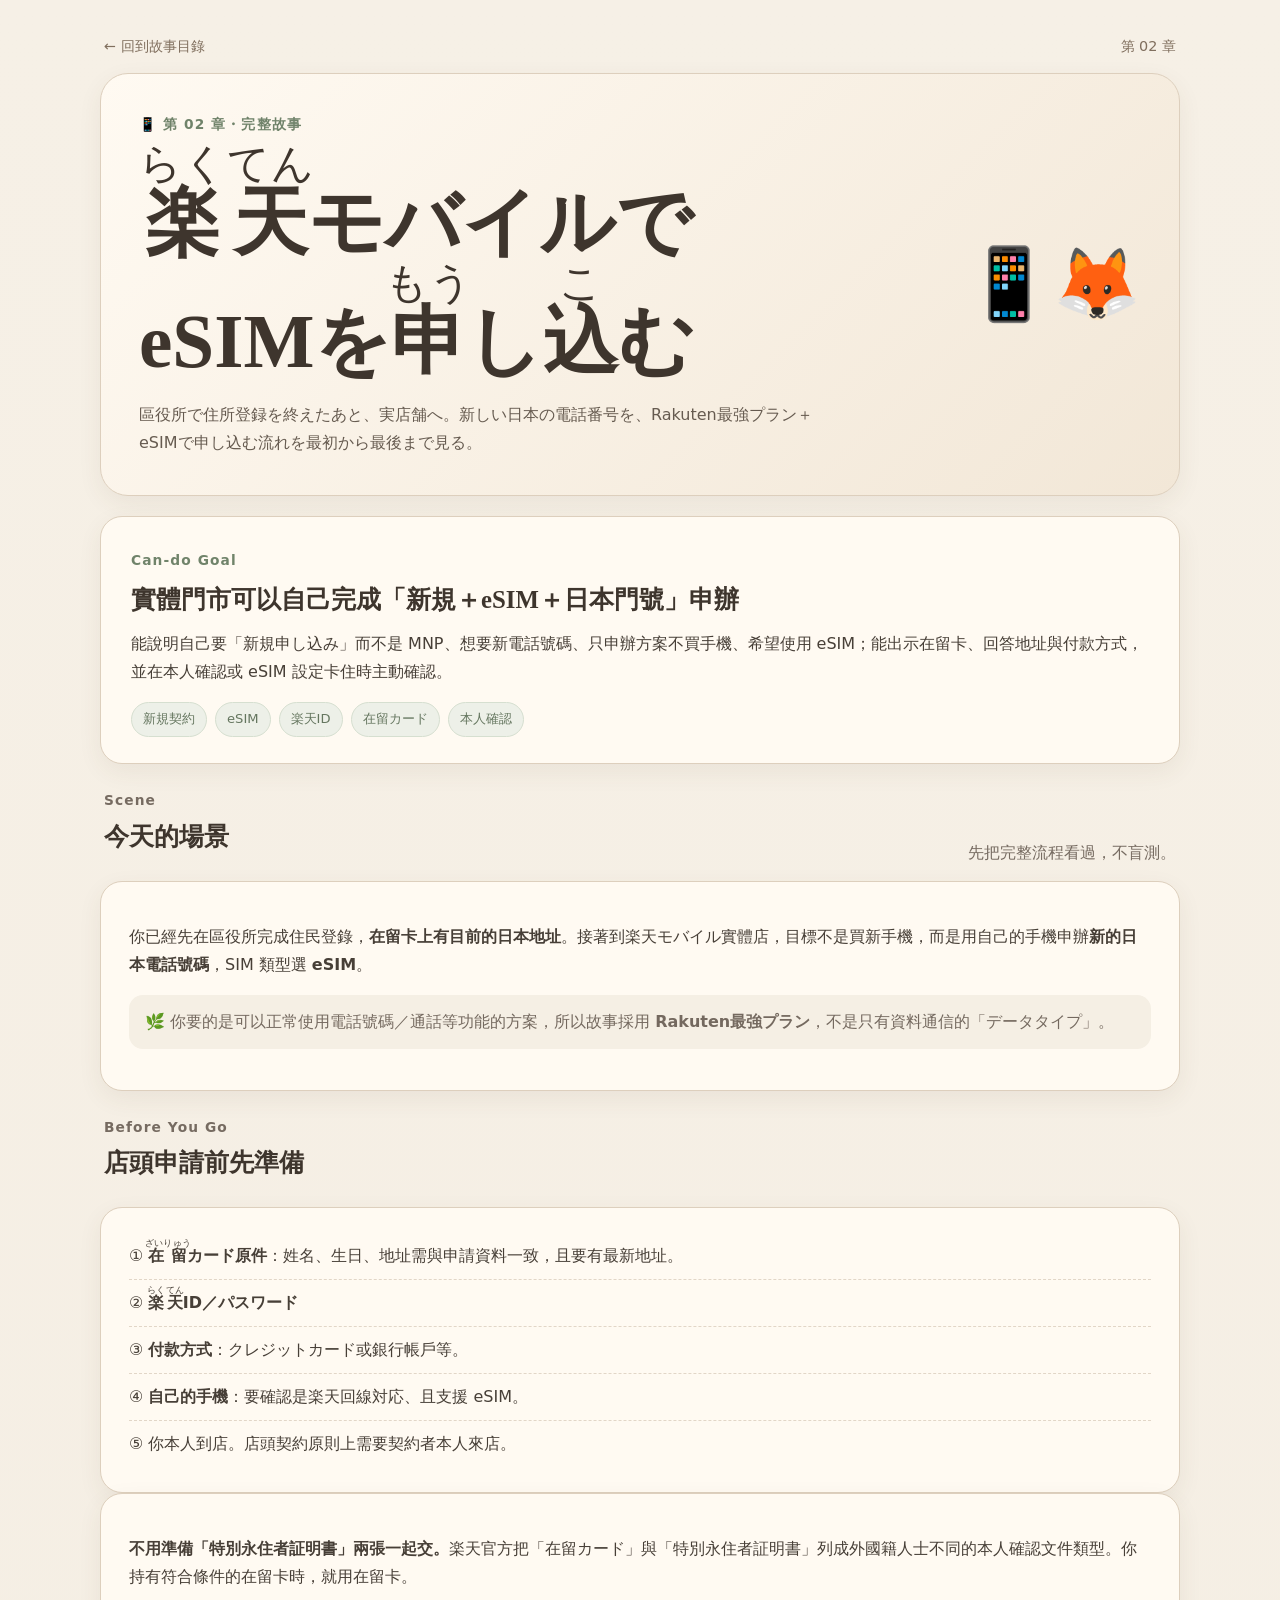
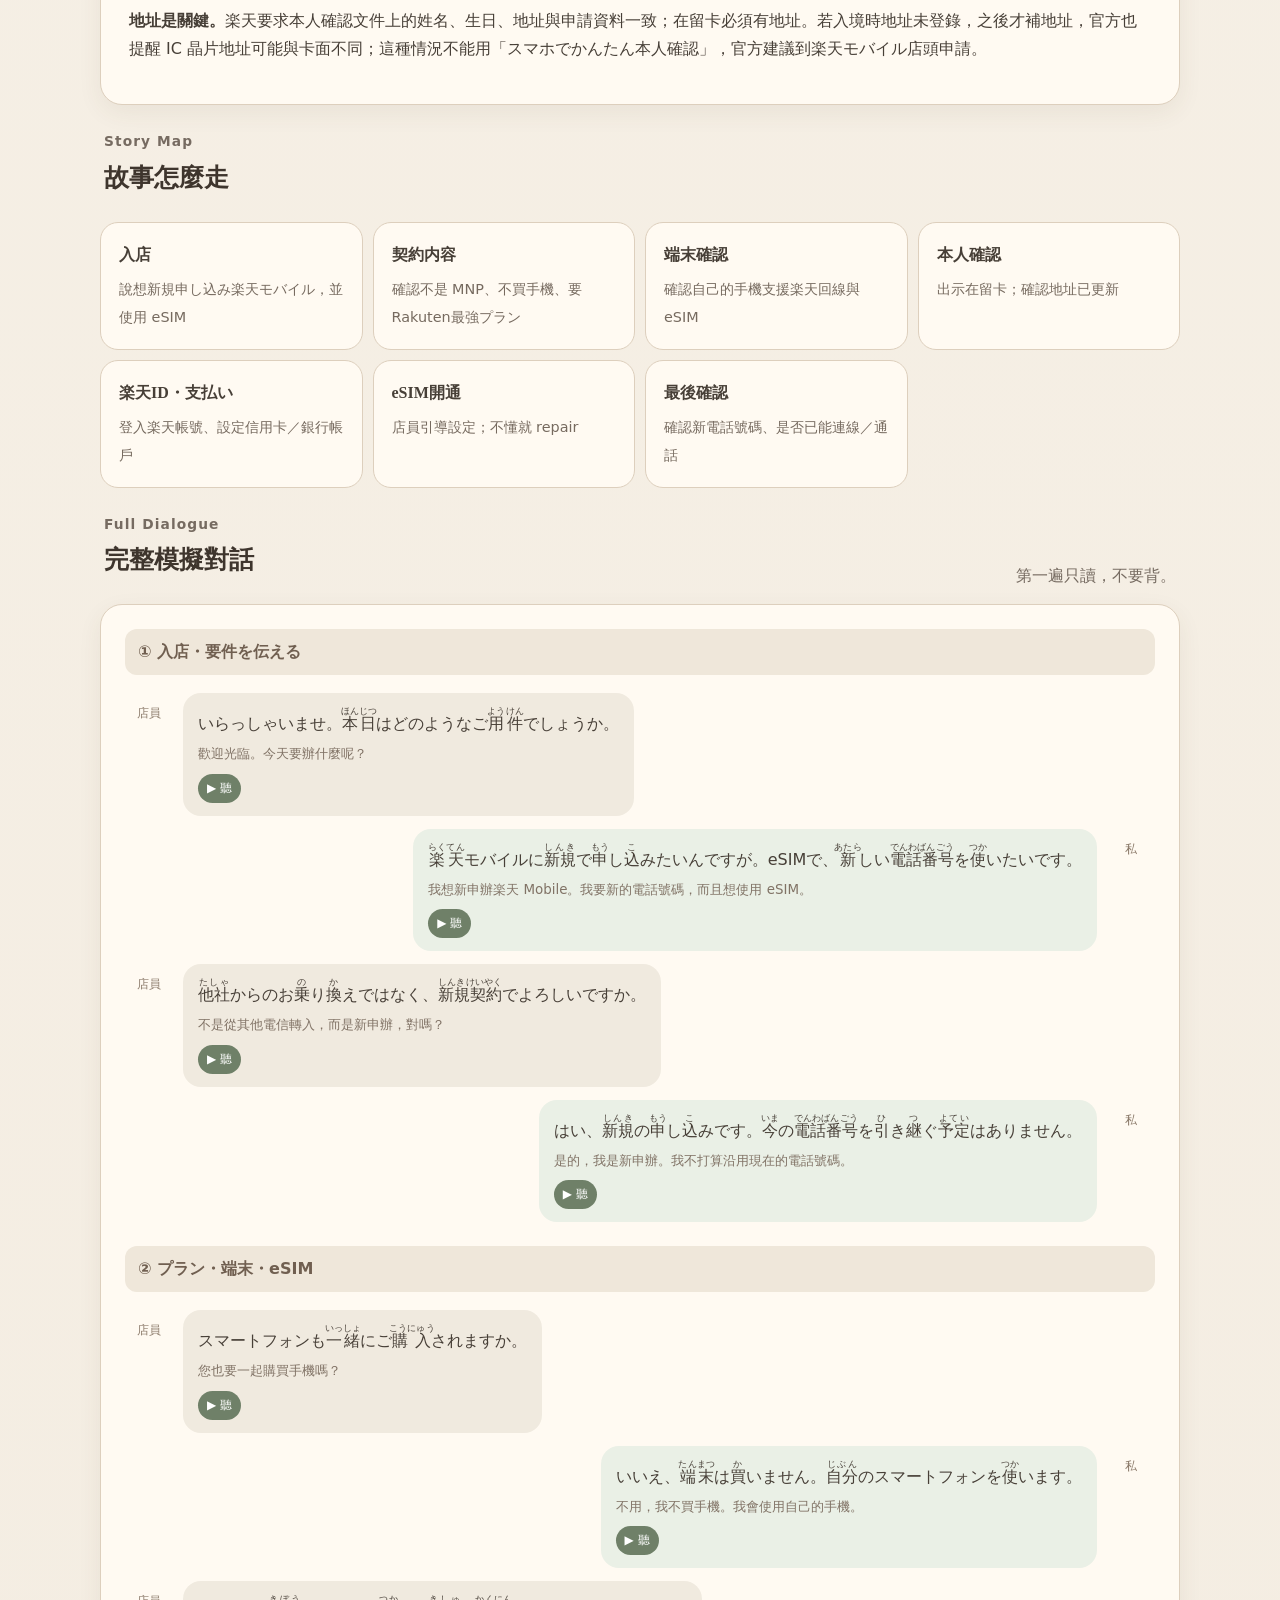
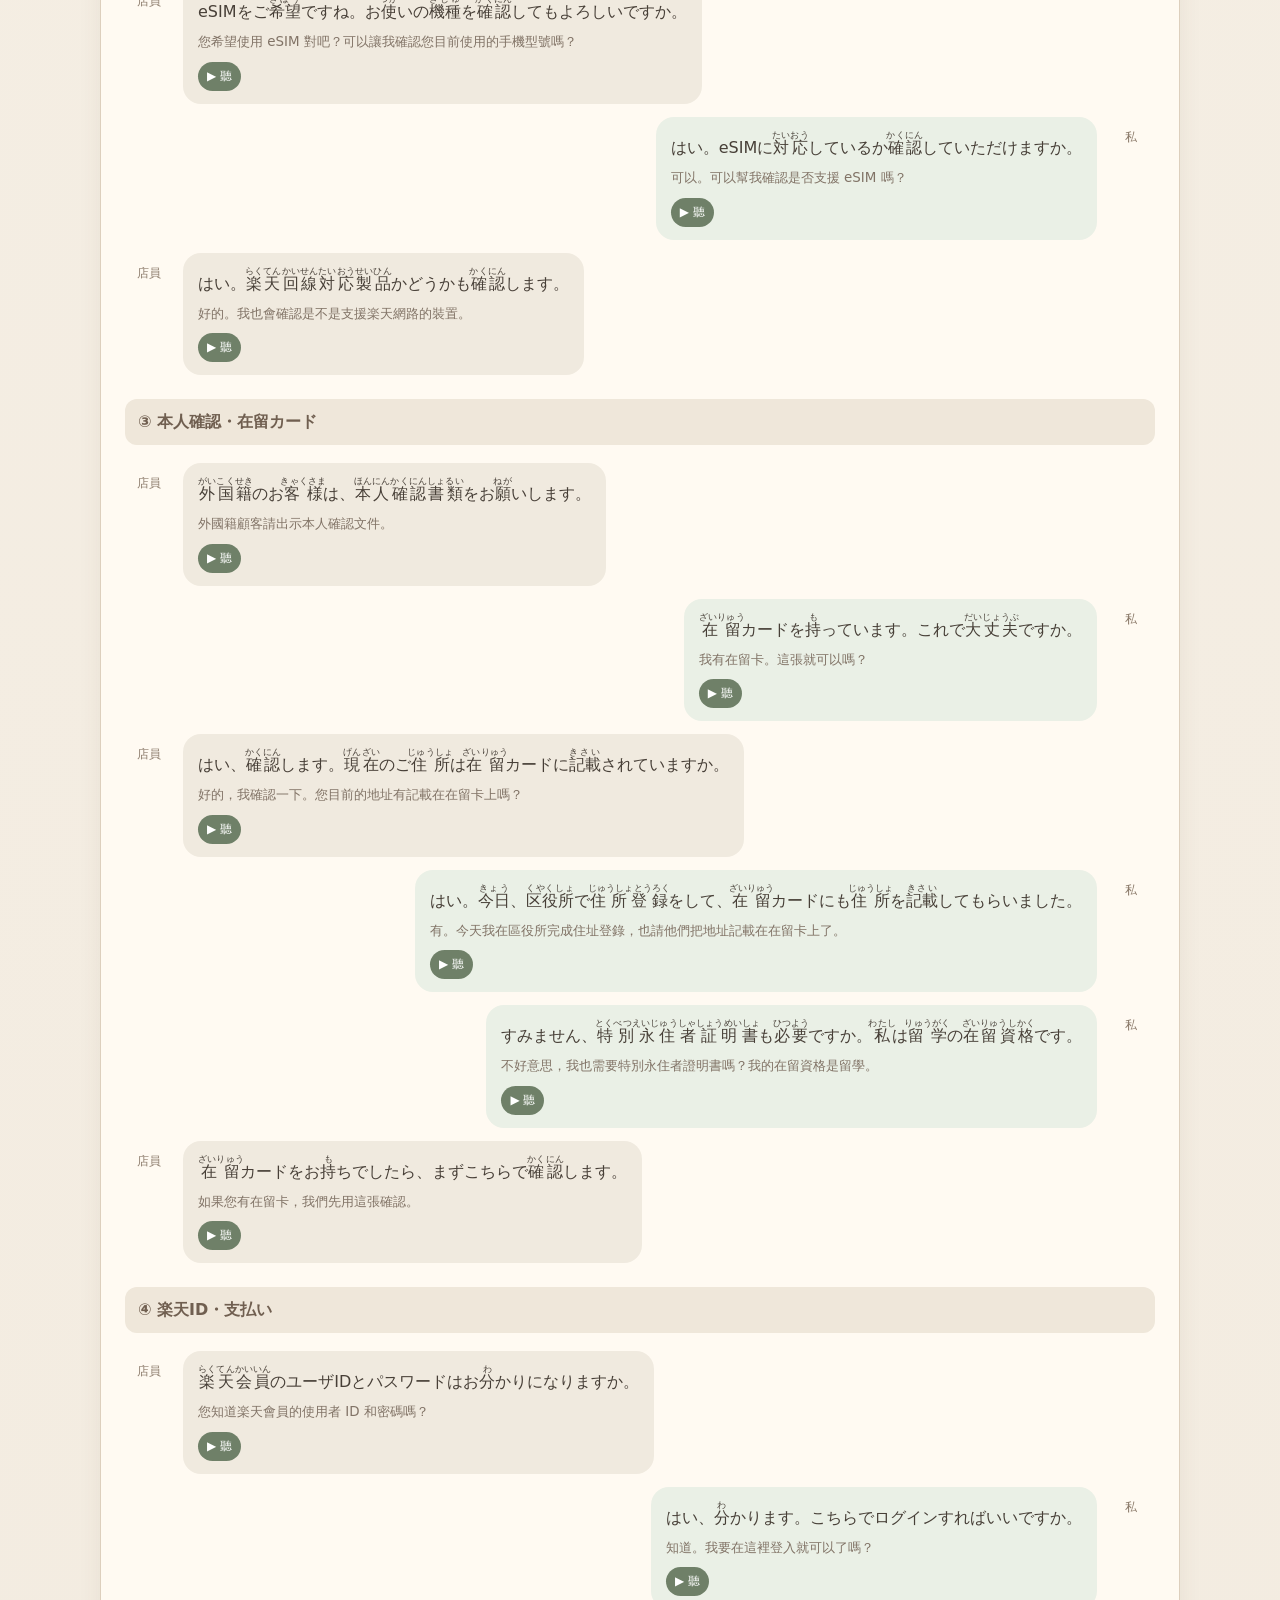
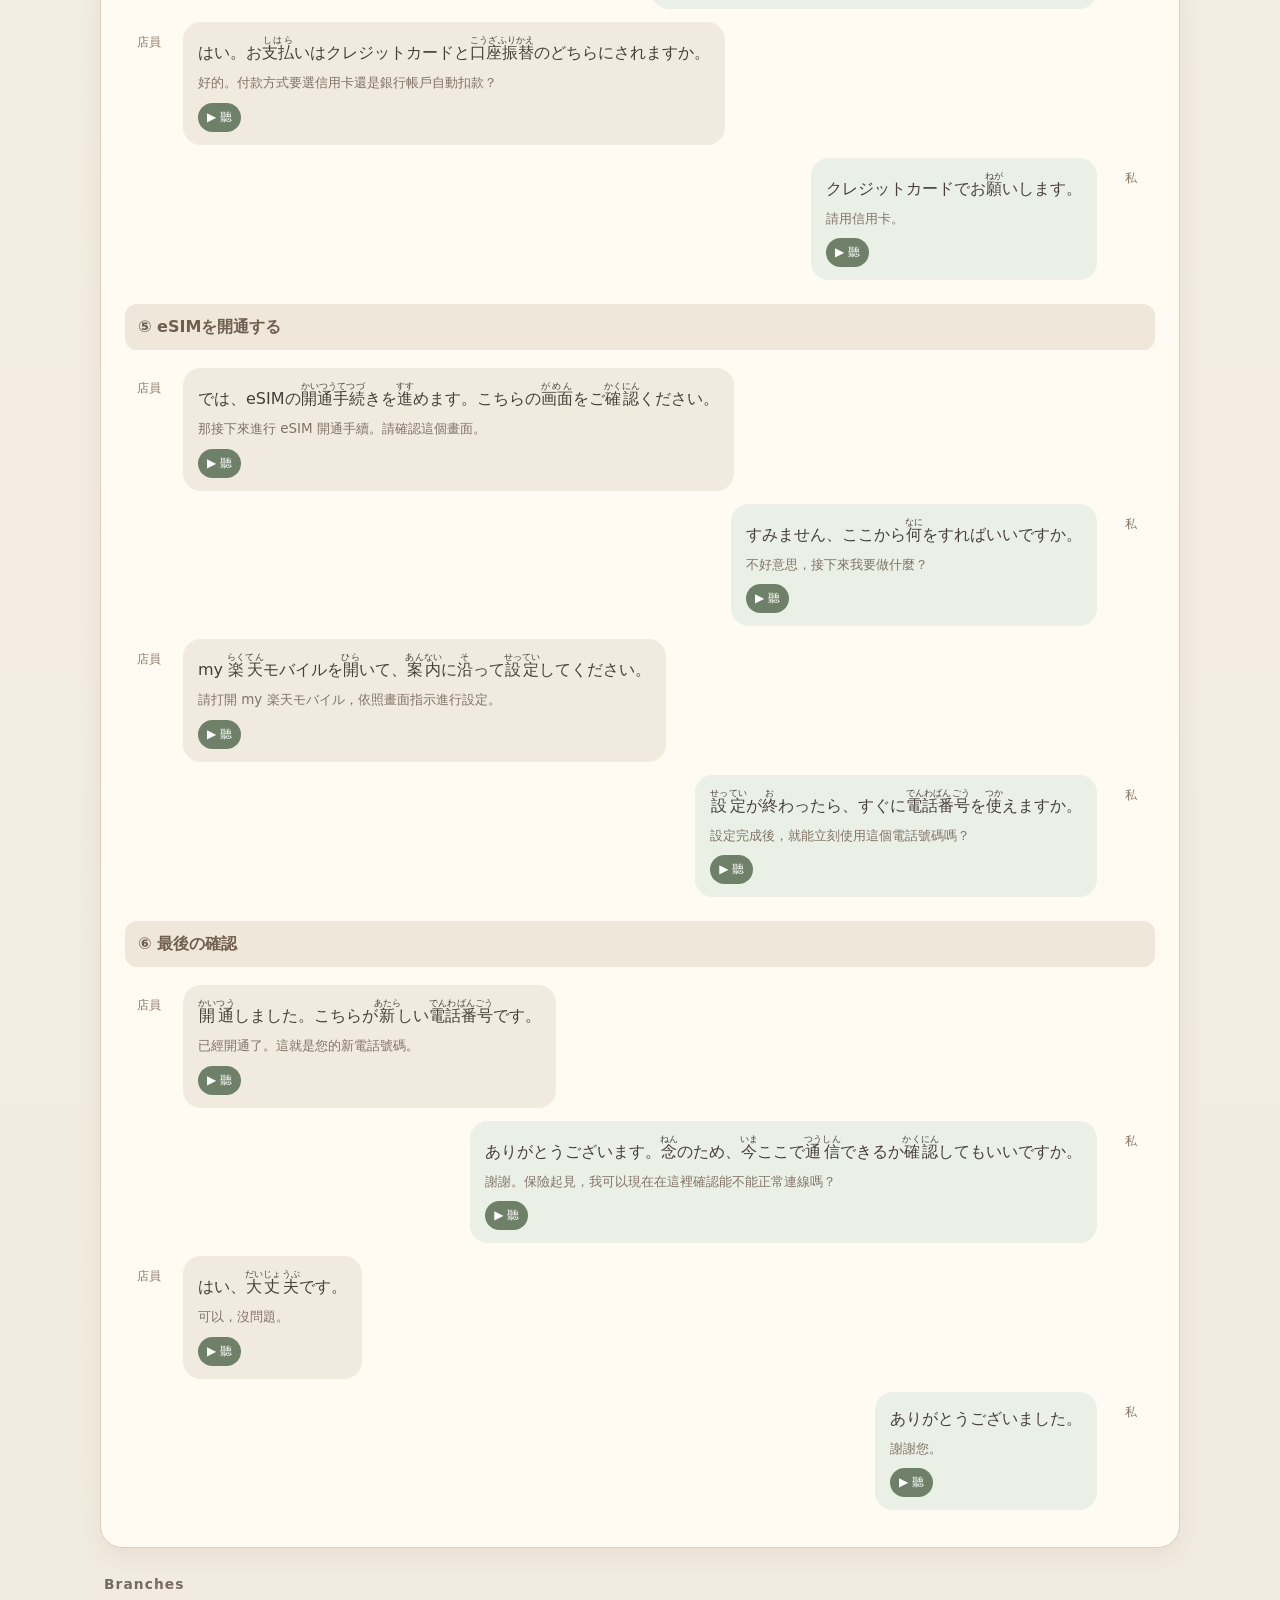
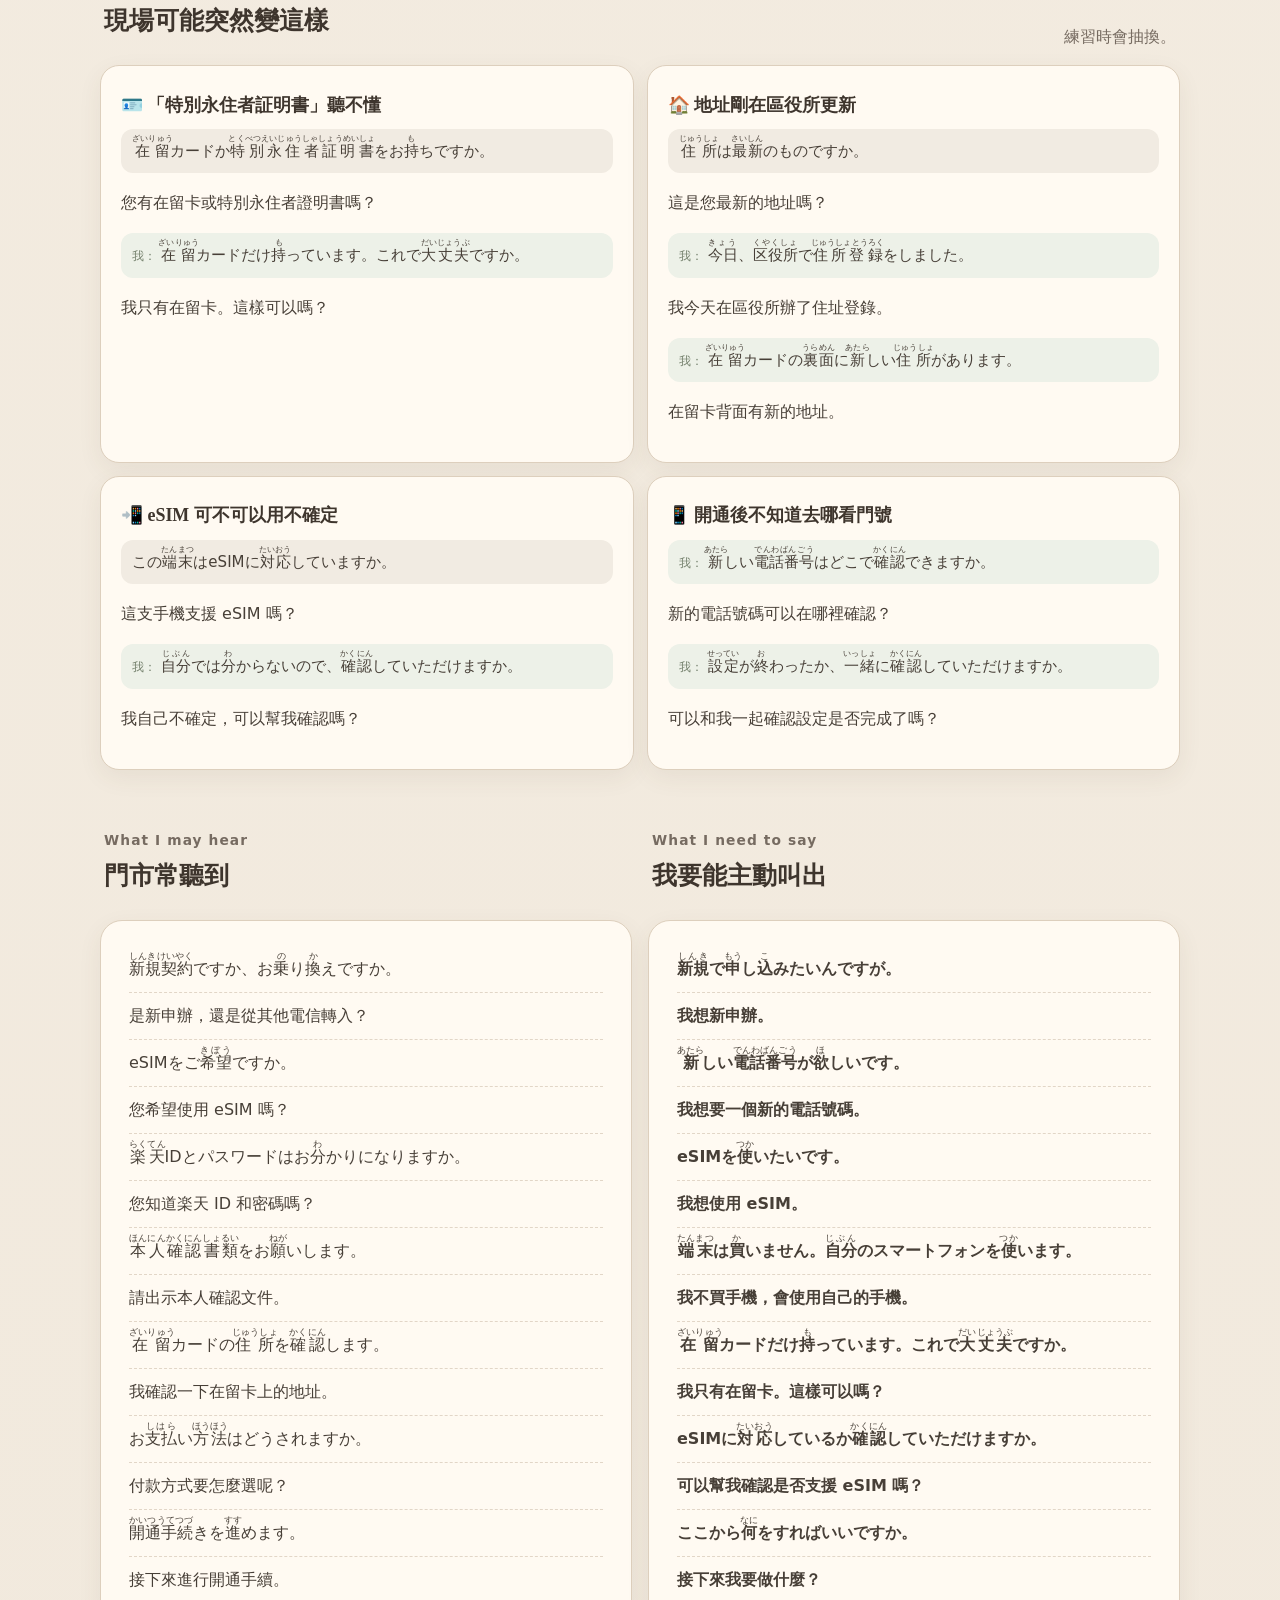
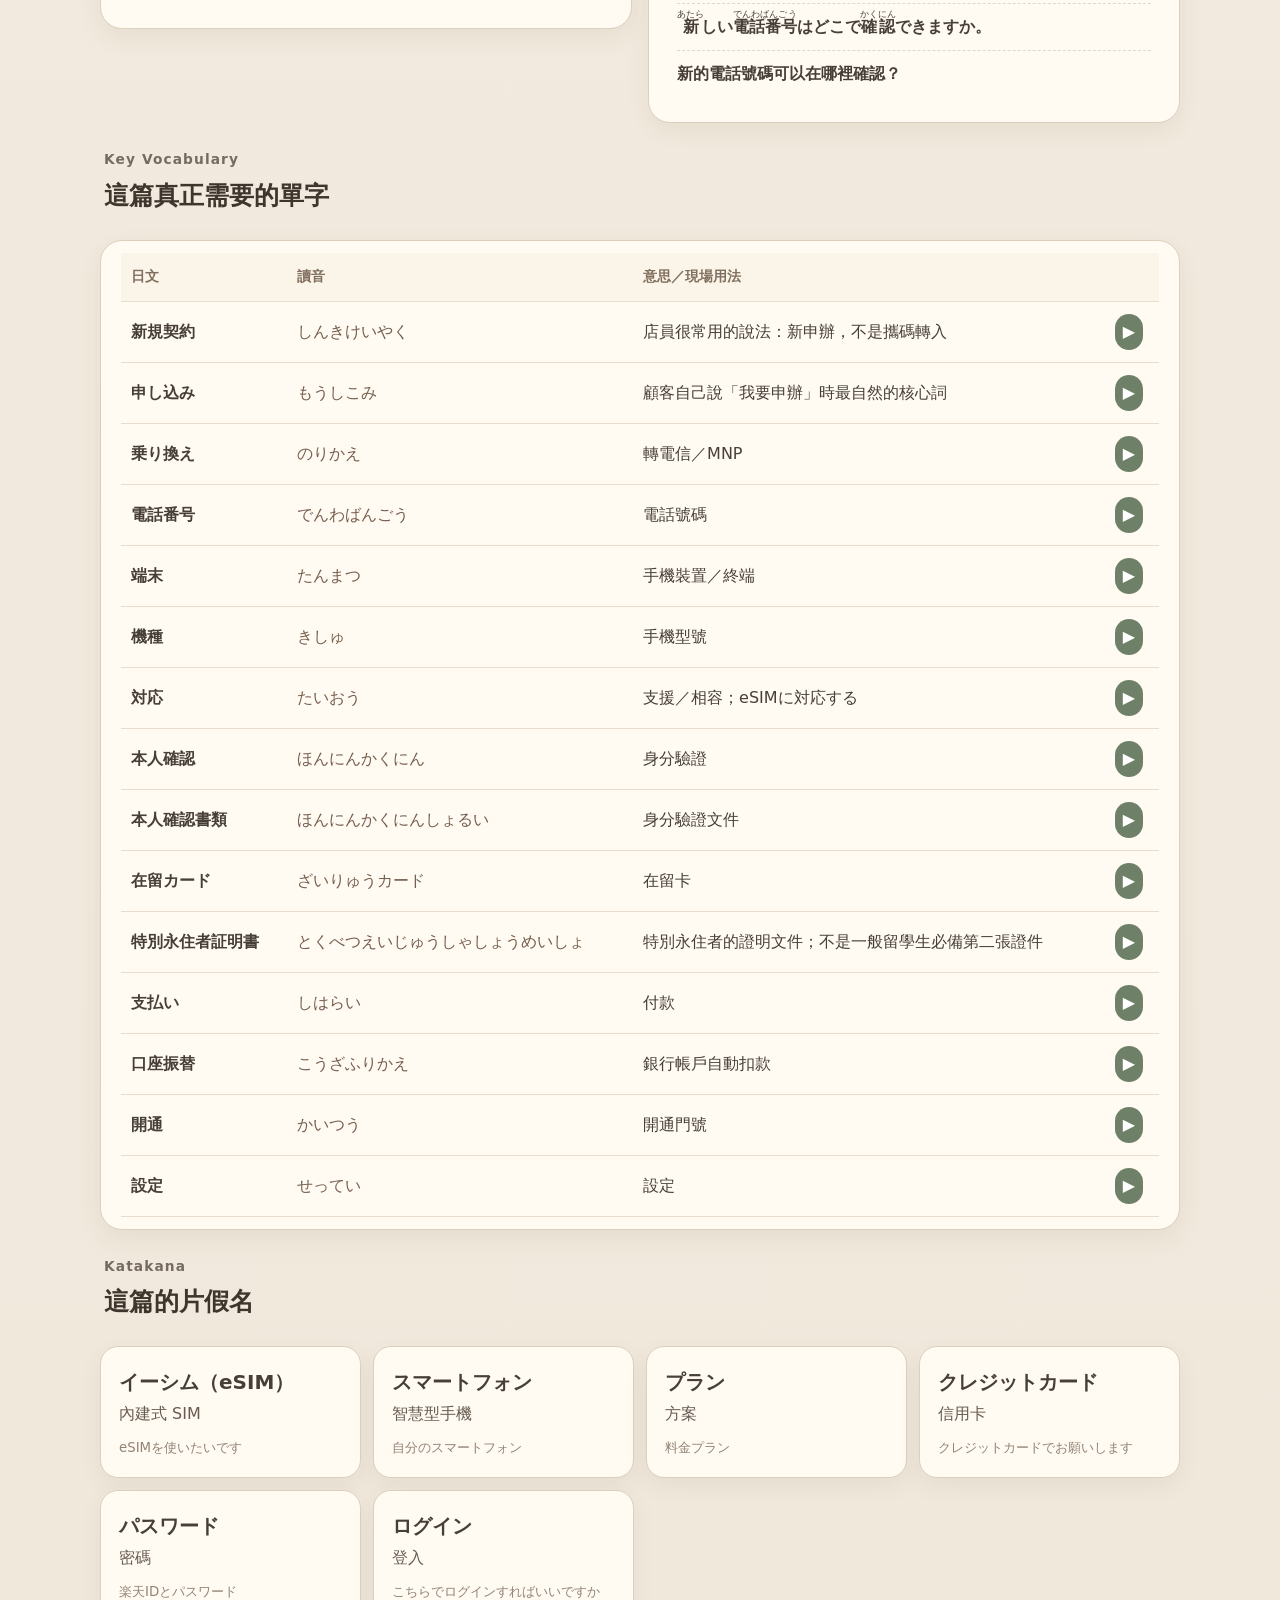
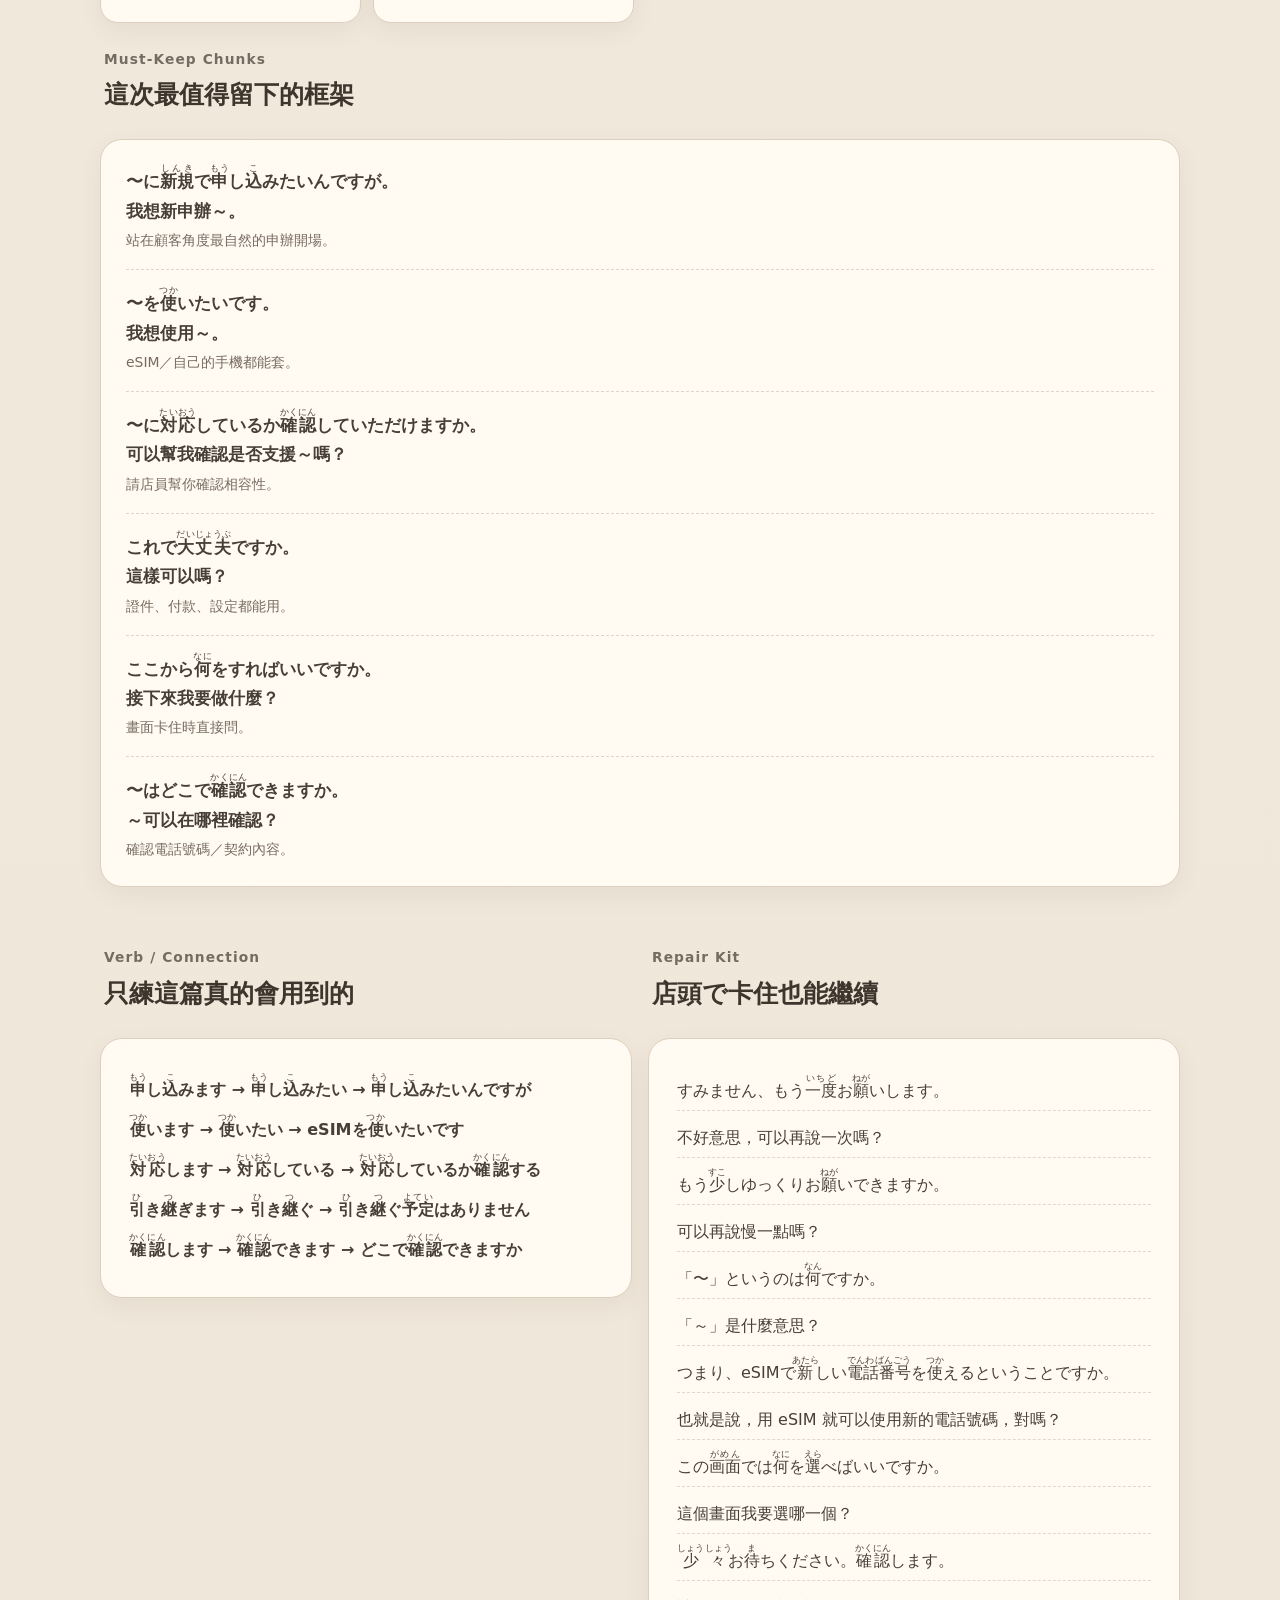
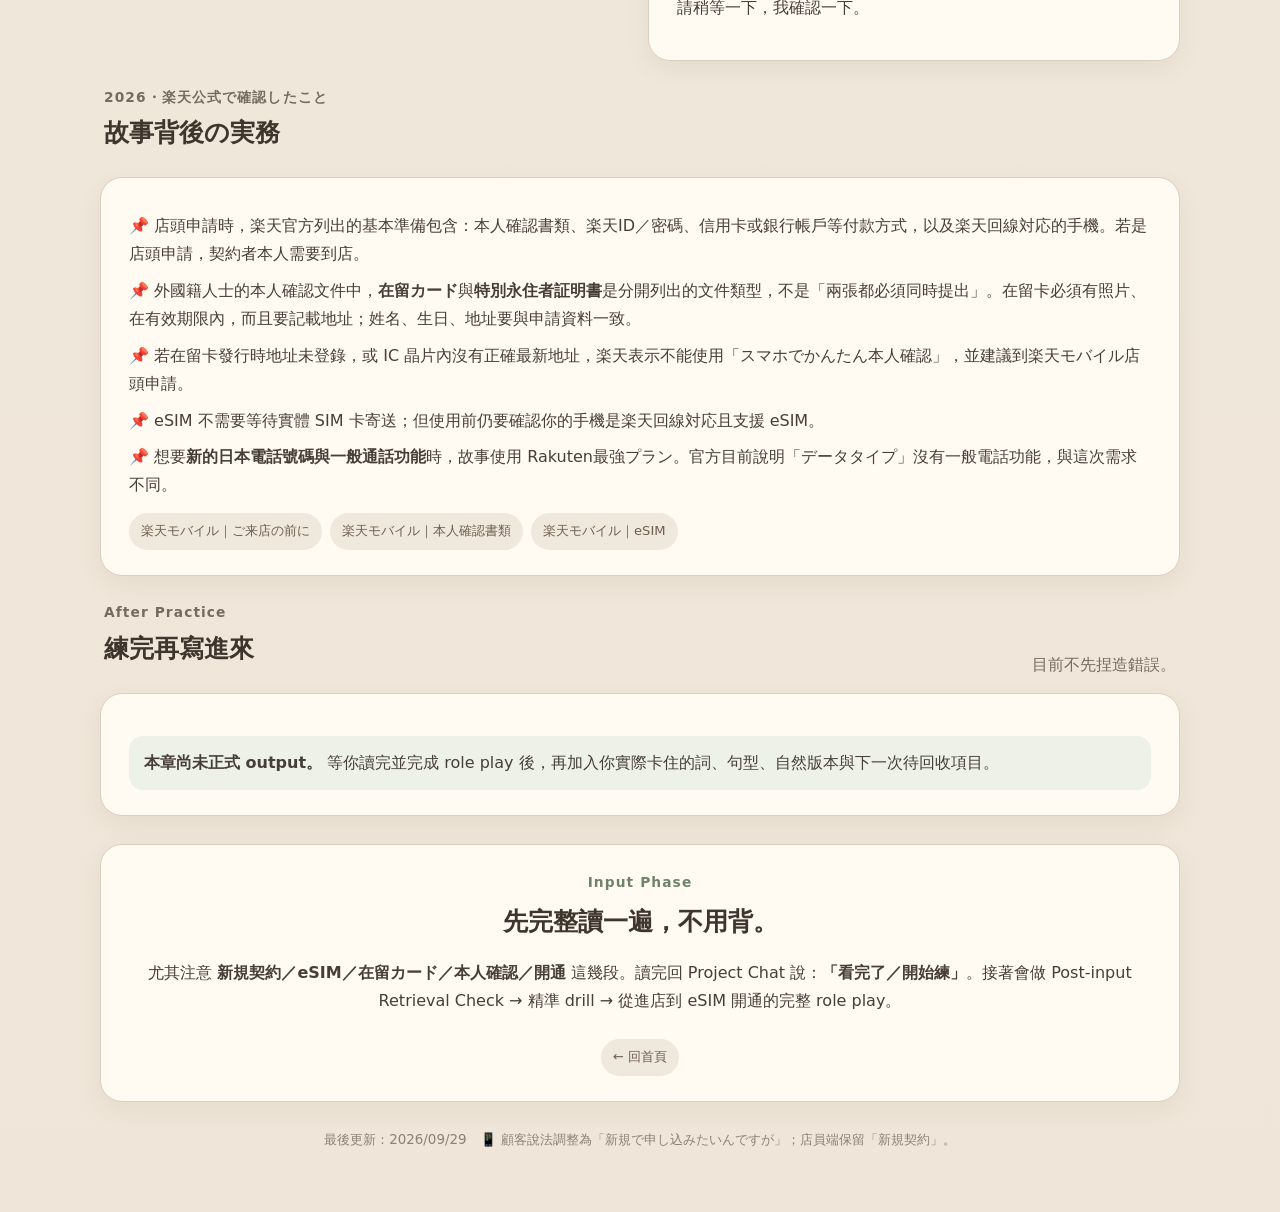
<file: chapters/02-mobile-esim.html>
<!doctype html>
<html lang="zh-Hant">
<head>
  <meta charset="utf-8" />
  <meta name="viewport" content="width=device-width, initial-scale=1" />
  <title>02 楽天モバイル｜店頭でeSIM・新規申し込み</title>
  <meta name="description" content="京都生活：楽天モバイル店舗で新しい日本の電話番号をeSIMで新規申し込みするための完整日文故事練習。" />
  <link rel="stylesheet" href="../assets/style.css" />
</head>
<body>
  <main class="book story-book">
    <nav class="crumb"><a href="../index.html">← 回到故事目錄</a><span>第 02 章</span></nav>

    <header class="story-cover paper">
      <div>
        <p class="kicker">📱 第 02 章・完整故事</p>
        <h1><ruby>楽天<rt>らくてん</rt></ruby>モバイルで<br>eSIMを<ruby>申<rt>もう</rt></ruby>し<ruby>込<rt>こ</rt></ruby>む</h1>
        <p class="intro">區役所で住所登録を終えたあと、実店舗へ。新しい日本の電話番号を、Rakuten最強プラン＋eSIMで申し込む流れを最初から最後まで見る。</p>
      </div>
      <div class="cover-emoji" aria-hidden="true">📱🦊</div>
    </header>

    <section class="paper mission-box">
      <p class="small-label">Can-do Goal</p>
      <h2>實體門市可以自己完成「新規＋eSIM＋日本門號」申辦</h2>
      <p>能說明自己要「新規申し込み」而不是 MNP、想要新電話號碼、只申辦方案不買手機、希望使用 eSIM；能出示在留卡、回答地址與付款方式，並在本人確認或 eSIM 設定卡住時主動確認。</p>
      <div class="chips"><span>新規契約</span><span>eSIM</span><span>楽天ID</span><span>在留カード</span><span>本人確認</span></div>
    </section>

    <section class="story-section">
      <div class="section-head"><div><p class="small-label">Scene</p><h2>今天的場景</h2></div><p>先把完整流程看過，不盲測。</p></div>
      <div class="paper prose-card">
        <p>你已經先在區役所完成住民登錄，<strong>在留卡上有目前的日本地址</strong>。接著到楽天モバイル實體店，目標不是買新手機，而是用自己的手機申辦<strong>新的日本電話號碼</strong>，SIM 類型選 <strong>eSIM</strong>。</p>
        <p class="margin-note">🌿 你要的是可以正常使用電話號碼／通話等功能的方案，所以故事採用 <strong>Rakuten最強プラン</strong>，不是只有資料通信的「データタイプ」。</p>
      </div>
    </section>

    <section class="story-section">
      <div class="section-head"><div><p class="small-label">Before You Go</p><h2>店頭申請前先準備</h2></div></div>
      <div class="paper phrase-list">
        <p>① <b><ruby>在留<rt>ざいりゅう</rt></ruby>カード原件</b>：姓名、生日、地址需與申請資料一致，且要有最新地址。</p>
        <p>② <b><ruby>楽天<rt>らくてん</rt></ruby>ID／パスワード</b></p>
        <p>③ <b>付款方式</b>：クレジットカード或銀行帳戶等。</p>
        <p>④ <b>自己的手機</b>：要確認是楽天回線対応、且支援 eSIM。</p>
        <p>⑤ 你本人到店。店頭契約原則上需要契約者本人來店。</p>
      </div>
    </section>

    <section class="paper prose-card">
      <p><strong>不用準備「特別永住者証明書」兩張一起交。</strong>楽天官方把「在留カード」與「特別永住者証明書」列成外國籍人士不同的本人確認文件類型。你持有符合條件的在留卡時，就用在留卡。</p>
      <p><strong>地址是關鍵。</strong>楽天要求本人確認文件上的姓名、生日、地址與申請資料一致；在留卡必須有地址。若入境時地址未登錄，之後才補地址，官方也提醒 IC 晶片地址可能與卡面不同；這種情況不能用「スマホでかんたん本人確認」，官方建議到楽天モバイル店頭申請。</p>
    </section>

    <section class="story-section">
      <div class="section-head"><div><p class="small-label">Story Map</p><h2>故事怎麼走</h2></div></div>
      <ol class="story-map">
        <li><b>入店</b><span>說想新規申し込み楽天モバイル，並使用 eSIM</span></li>
        <li><b>契約内容</b><span>確認不是 MNP、不買手機、要 Rakuten最強プラン</span></li>
        <li><b>端末確認</b><span>確認自己的手機支援楽天回線與 eSIM</span></li>
        <li><b>本人確認</b><span>出示在留卡；確認地址已更新</span></li>
        <li><b>楽天ID・支払い</b><span>登入楽天帳號、設定信用卡／銀行帳戶</span></li>
        <li><b>eSIM開通</b><span>店員引導設定；不懂就 repair</span></li>
        <li><b>最後確認</b><span>確認新電話號碼、是否已能連線／通話</span></li>
      </ol>
    </section>

    <section class="story-section">
      <div class="section-head"><div><p class="small-label">Full Dialogue</p><h2>完整模擬對話</h2></div><p>第一遍只讀，不要背。</p></div>

      <div class="dialogue paper">
        <div class="scene-break">① 入店・要件を伝える</div>

        <div class="turn staff"><div class="who">店員</div><div class="bubble">
          <p lang="ja">いらっしゃいませ。<ruby>本日<rt>ほんじつ</rt></ruby>はどのようなご<ruby>用件<rt>ようけん</rt></ruby>でしょうか。</p>
          <p class="zh">歡迎光臨。今天要辦什麼呢？</p>
          <button class="speak-mini" data-speak="いらっしゃいませ。本日はどのようなご用件でしょうか。">▶ 聽</button>
        </div></div>

        <div class="turn me"><div class="who">私</div><div class="bubble">
          <p lang="ja"><ruby>楽天<rt>らくてん</rt></ruby>モバイルに<ruby>新規<rt>しんき</rt></ruby>で<ruby>申<rt>もう</rt></ruby>し<ruby>込<rt>こ</rt></ruby>みたいんですが。eSIMで、<ruby>新<rt>あたら</rt></ruby>しい<ruby>電話番号<rt>でんわばんごう</rt></ruby>を<ruby>使<rt>つか</rt></ruby>いたいです。</p>
          <p class="zh">我想新申辦楽天 Mobile。我要新的電話號碼，而且想使用 eSIM。</p>
          <button class="speak-mini" data-speak="楽天モバイルに新規で申し込みたいんですが。eSIMで、新しい電話番号を使いたいです。">▶ 聽</button>
        </div></div>

        <div class="turn staff"><div class="who">店員</div><div class="bubble">
          <p lang="ja"><ruby>他社<rt>たしゃ</rt></ruby>からのお<ruby>乗<rt>の</rt></ruby>り<ruby>換<rt>か</rt></ruby>えではなく、<ruby>新規契約<rt>しんきけいやく</rt></ruby>でよろしいですか。</p>
          <p class="zh">不是從其他電信轉入，而是新申辦，對嗎？</p>
          <button class="speak-mini" data-speak="他社からのお乗り換えではなく、新規契約でよろしいですか。">▶ 聽</button>
        </div></div>

        <div class="turn me"><div class="who">私</div><div class="bubble">
          <p lang="ja">はい、<ruby>新規<rt>しんき</rt></ruby>の<ruby>申<rt>もう</rt></ruby>し<ruby>込<rt>こ</rt></ruby>みです。<ruby>今<rt>いま</rt></ruby>の<ruby>電話番号<rt>でんわばんごう</rt></ruby>を<ruby>引<rt>ひ</rt></ruby>き<ruby>継<rt>つ</rt></ruby>ぐ<ruby>予定<rt>よてい</rt></ruby>はありません。</p>
          <p class="zh">是的，我是新申辦。我不打算沿用現在的電話號碼。</p>
          <button class="speak-mini" data-speak="はい、新規の申し込みです。今の電話番号を引き継ぐ予定はありません。">▶ 聽</button>
        </div></div>

        <div class="scene-break">② プラン・端末・eSIM</div>

        <div class="turn staff"><div class="who">店員</div><div class="bubble">
          <p lang="ja">スマートフォンも<ruby>一緒<rt>いっしょ</rt></ruby>にご<ruby>購入<rt>こうにゅう</rt></ruby>されますか。</p>
          <p class="zh">您也要一起購買手機嗎？</p>
          <button class="speak-mini" data-speak="スマートフォンも一緒にご購入されますか。">▶ 聽</button>
        </div></div>

        <div class="turn me"><div class="who">私</div><div class="bubble">
          <p lang="ja">いいえ、<ruby>端末<rt>たんまつ</rt></ruby>は<ruby>買<rt>か</rt></ruby>いません。<ruby>自分<rt>じぶん</rt></ruby>のスマートフォンを<ruby>使<rt>つか</rt></ruby>います。</p>
          <p class="zh">不用，我不買手機。我會使用自己的手機。</p>
          <button class="speak-mini" data-speak="いいえ、端末は買いません。自分のスマートフォンを使います。">▶ 聽</button>
        </div></div>

        <div class="turn staff"><div class="who">店員</div><div class="bubble">
          <p lang="ja">eSIMをご<ruby>希望<rt>きぼう</rt></ruby>ですね。お<ruby>使<rt>つか</rt></ruby>いの<ruby>機種<rt>きしゅ</rt></ruby>を<ruby>確認<rt>かくにん</rt></ruby>してもよろしいですか。</p>
          <p class="zh">您希望使用 eSIM 對吧？可以讓我確認您目前使用的手機型號嗎？</p>
          <button class="speak-mini" data-speak="eSIMをご希望ですね。お使いの機種を確認してもよろしいですか。">▶ 聽</button>
        </div></div>

        <div class="turn me"><div class="who">私</div><div class="bubble">
          <p lang="ja">はい。eSIMに<ruby>対応<rt>たいおう</rt></ruby>しているか<ruby>確認<rt>かくにん</rt></ruby>していただけますか。</p>
          <p class="zh">可以。可以幫我確認是否支援 eSIM 嗎？</p>
          <button class="speak-mini" data-speak="はい。eSIMに対応しているか確認していただけますか。">▶ 聽</button>
        </div></div>

        <div class="turn staff"><div class="who">店員</div><div class="bubble">
          <p lang="ja">はい。<ruby>楽天回線対応製品<rt>らくてんかいせんたいおうせいひん</rt></ruby>かどうかも<ruby>確認<rt>かくにん</rt></ruby>します。</p>
          <p class="zh">好的。我也會確認是不是支援楽天網路的裝置。</p>
          <button class="speak-mini" data-speak="はい。楽天回線対応製品かどうかも確認します。">▶ 聽</button>
        </div></div>

        <div class="scene-break">③ 本人確認・在留カード</div>

        <div class="turn staff"><div class="who">店員</div><div class="bubble">
          <p lang="ja"><ruby>外国籍<rt>がいこくせき</rt></ruby>のお<ruby>客様<rt>きゃくさま</rt></ruby>は、<ruby>本人確認書類<rt>ほんにんかくにんしょるい</rt></ruby>をお<ruby>願<rt>ねが</rt></ruby>いします。</p>
          <p class="zh">外國籍顧客請出示本人確認文件。</p>
          <button class="speak-mini" data-speak="外国籍のお客様は、本人確認書類をお願いします。">▶ 聽</button>
        </div></div>

        <div class="turn me"><div class="who">私</div><div class="bubble">
          <p lang="ja"><ruby>在留<rt>ざいりゅう</rt></ruby>カードを<ruby>持<rt>も</rt></ruby>っています。これで<ruby>大丈夫<rt>だいじょうぶ</rt></ruby>ですか。</p>
          <p class="zh">我有在留卡。這張就可以嗎？</p>
          <button class="speak-mini" data-speak="在留カードを持っています。これで大丈夫ですか。">▶ 聽</button>
        </div></div>

        <div class="turn staff"><div class="who">店員</div><div class="bubble">
          <p lang="ja">はい、<ruby>確認<rt>かくにん</rt></ruby>します。<ruby>現在<rt>げんざい</rt></ruby>のご<ruby>住所<rt>じゅうしょ</rt></ruby>は<ruby>在留<rt>ざいりゅう</rt></ruby>カードに<ruby>記載<rt>きさい</rt></ruby>されていますか。</p>
          <p class="zh">好的，我確認一下。您目前的地址有記載在在留卡上嗎？</p>
          <button class="speak-mini" data-speak="はい、確認します。現在のご住所は在留カードに記載されていますか。">▶ 聽</button>
        </div></div>

        <div class="turn me"><div class="who">私</div><div class="bubble">
          <p lang="ja">はい。<ruby>今日<rt>きょう</rt></ruby>、<ruby>区役所<rt>くやくしょ</rt></ruby>で<ruby>住所登録<rt>じゅうしょとうろく</rt></ruby>をして、<ruby>在留<rt>ざいりゅう</rt></ruby>カードにも<ruby>住所<rt>じゅうしょ</rt></ruby>を<ruby>記載<rt>きさい</rt></ruby>してもらいました。</p>
          <p class="zh">有。今天我在區役所完成住址登錄，也請他們把地址記載在在留卡上了。</p>
          <button class="speak-mini" data-speak="はい。今日、区役所で住所登録をして、在留カードにも住所を記載してもらいました。">▶ 聽</button>
        </div></div>

        <div class="turn me"><div class="who">私</div><div class="bubble">
          <p lang="ja">すみません、<ruby>特別永住者証明書<rt>とくべつえいじゅうしゃしょうめいしょ</rt></ruby>も<ruby>必要<rt>ひつよう</rt></ruby>ですか。<ruby>私<rt>わたし</rt></ruby>は<ruby>留学<rt>りゅうがく</rt></ruby>の<ruby>在留資格<rt>ざいりゅうしかく</rt></ruby>です。</p>
          <p class="zh">不好意思，我也需要特別永住者證明書嗎？我的在留資格是留學。</p>
          <button class="speak-mini" data-speak="すみません、特別永住者証明書も必要ですか。私は留学の在留資格です。">▶ 聽</button>
        </div></div>

        <div class="turn staff"><div class="who">店員</div><div class="bubble">
          <p lang="ja"><ruby>在留<rt>ざいりゅう</rt></ruby>カードをお<ruby>持<rt>も</rt></ruby>ちでしたら、まずこちらで<ruby>確認<rt>かくにん</rt></ruby>します。</p>
          <p class="zh">如果您有在留卡，我們先用這張確認。</p>
          <button class="speak-mini" data-speak="在留カードをお持ちでしたら、まずこちらで確認します。">▶ 聽</button>
        </div></div>

        <div class="scene-break">④ 楽天ID・支払い</div>

        <div class="turn staff"><div class="who">店員</div><div class="bubble">
          <p lang="ja"><ruby>楽天<rt>らくてん</rt></ruby><ruby>会員<rt>かいいん</rt></ruby>のユーザIDとパスワードはお<ruby>分<rt>わ</rt></ruby>かりになりますか。</p>
          <p class="zh">您知道楽天會員的使用者 ID 和密碼嗎？</p>
          <button class="speak-mini" data-speak="楽天会員のユーザIDとパスワードはお分かりになりますか。">▶ 聽</button>
        </div></div>

        <div class="turn me"><div class="who">私</div><div class="bubble">
          <p lang="ja">はい、<ruby>分<rt>わ</rt></ruby>かります。こちらでログインすればいいですか。</p>
          <p class="zh">知道。我要在這裡登入就可以了嗎？</p>
          <button class="speak-mini" data-speak="はい、分かります。こちらでログインすればいいですか。">▶ 聽</button>
        </div></div>

        <div class="turn staff"><div class="who">店員</div><div class="bubble">
          <p lang="ja">はい。お<ruby>支払<rt>しはら</rt></ruby>いはクレジットカードと<ruby>口座振替<rt>こうざふりかえ</rt></ruby>のどちらにされますか。</p>
          <p class="zh">好的。付款方式要選信用卡還是銀行帳戶自動扣款？</p>
          <button class="speak-mini" data-speak="はい。お支払いはクレジットカードと口座振替のどちらにされますか。">▶ 聽</button>
        </div></div>

        <div class="turn me"><div class="who">私</div><div class="bubble">
          <p lang="ja">クレジットカードでお<ruby>願<rt>ねが</rt></ruby>いします。</p>
          <p class="zh">請用信用卡。</p>
          <button class="speak-mini" data-speak="クレジットカードでお願いします。">▶ 聽</button>
        </div></div>

        <div class="scene-break">⑤ eSIMを開通する</div>

        <div class="turn staff"><div class="who">店員</div><div class="bubble">
          <p lang="ja">では、eSIMの<ruby>開通手続<rt>かいつうてつづ</rt></ruby>きを<ruby>進<rt>すす</rt></ruby>めます。こちらの<ruby>画面<rt>がめん</rt></ruby>をご<ruby>確認<rt>かくにん</rt></ruby>ください。</p>
          <p class="zh">那接下來進行 eSIM 開通手續。請確認這個畫面。</p>
          <button class="speak-mini" data-speak="では、eSIMの開通手続きを進めます。こちらの画面をご確認ください。">▶ 聽</button>
        </div></div>

        <div class="turn me"><div class="who">私</div><div class="bubble">
          <p lang="ja">すみません、ここから<ruby>何<rt>なに</rt></ruby>をすればいいですか。</p>
          <p class="zh">不好意思，接下來我要做什麼？</p>
          <button class="speak-mini" data-speak="すみません、ここから何をすればいいですか。">▶ 聽</button>
        </div></div>

        <div class="turn staff"><div class="who">店員</div><div class="bubble">
          <p lang="ja">my <ruby>楽天<rt>らくてん</rt></ruby>モバイルを<ruby>開<rt>ひら</rt></ruby>いて、<ruby>案内<rt>あんない</rt></ruby>に<ruby>沿<rt>そ</rt></ruby>って<ruby>設定<rt>せってい</rt></ruby>してください。</p>
          <p class="zh">請打開 my 楽天モバイル，依照畫面指示進行設定。</p>
          <button class="speak-mini" data-speak="my 楽天モバイルを開いて、案内に沿って設定してください。">▶ 聽</button>
        </div></div>

        <div class="turn me"><div class="who">私</div><div class="bubble">
          <p lang="ja"><ruby>設定<rt>せってい</rt></ruby>が<ruby>終<rt>お</rt></ruby>わったら、すぐに<ruby>電話番号<rt>でんわばんごう</rt></ruby>を<ruby>使<rt>つか</rt></ruby>えますか。</p>
          <p class="zh">設定完成後，就能立刻使用這個電話號碼嗎？</p>
          <button class="speak-mini" data-speak="設定が終わったら、すぐに電話番号を使えますか。">▶ 聽</button>
        </div></div>

        <div class="scene-break">⑥ 最後の確認</div>

        <div class="turn staff"><div class="who">店員</div><div class="bubble">
          <p lang="ja"><ruby>開通<rt>かいつう</rt></ruby>しました。こちらが<ruby>新<rt>あたら</rt></ruby>しい<ruby>電話番号<rt>でんわばんごう</rt></ruby>です。</p>
          <p class="zh">已經開通了。這就是您的新電話號碼。</p>
          <button class="speak-mini" data-speak="開通しました。こちらが新しい電話番号です。">▶ 聽</button>
        </div></div>

        <div class="turn me"><div class="who">私</div><div class="bubble">
          <p lang="ja">ありがとうございます。<ruby>念<rt>ねん</rt></ruby>のため、<ruby>今<rt>いま</rt></ruby>ここで<ruby>通信<rt>つうしん</rt></ruby>できるか<ruby>確認<rt>かくにん</rt></ruby>してもいいですか。</p>
          <p class="zh">謝謝。保險起見，我可以現在在這裡確認能不能正常連線嗎？</p>
          <button class="speak-mini" data-speak="ありがとうございます。念のため、今ここで通信できるか確認してもいいですか。">▶ 聽</button>
        </div></div>

        <div class="turn staff"><div class="who">店員</div><div class="bubble">
          <p lang="ja">はい、<ruby>大丈夫<rt>だいじょうぶ</rt></ruby>です。</p>
          <p class="zh">可以，沒問題。</p>
          <button class="speak-mini" data-speak="はい、大丈夫です。">▶ 聽</button>
        </div></div>

        <div class="turn me"><div class="who">私</div><div class="bubble">
          <p lang="ja">ありがとうございました。</p>
          <p class="zh">謝謝您。</p>
          <button class="speak-mini" data-speak="ありがとうございました。">▶ 聽</button>
        </div></div>
      </div>
    </section>

    <section class="story-section">
      <div class="section-head"><div><p class="small-label">Branches</p><h2>現場可能突然變這樣</h2></div><p>練習時會抽換。</p></div>
      <div class="branch-grid">
        <article class="paper branch">
          <h3>🪪 「特別永住者証明書」聽不懂</h3>
          <p class="hear" lang="ja"><ruby>在留<rt>ざいりゅう</rt></ruby>カードか<ruby>特別永住者証明書<rt>とくべつえいじゅうしゃしょうめいしょ</rt></ruby>をお<ruby>持<rt>も</rt></ruby>ちですか。</p>
          <p class="zh">您有在留卡或特別永住者證明書嗎？</p>
          <p class="say" lang="ja"><ruby>在留<rt>ざいりゅう</rt></ruby>カードだけ<ruby>持<rt>も</rt></ruby>っています。これで<ruby>大丈夫<rt>だいじょうぶ</rt></ruby>ですか。</p>
          <p class="zh">我只有在留卡。這樣可以嗎？</p>
        </article>
        <article class="paper branch">
          <h3>🏠 地址剛在區役所更新</h3>
          <p class="hear" lang="ja"><ruby>住所<rt>じゅうしょ</rt></ruby>は<ruby>最新<rt>さいしん</rt></ruby>のものですか。</p>
          <p class="zh">這是您最新的地址嗎？</p>
          <p class="say" lang="ja"><ruby>今日<rt>きょう</rt></ruby>、<ruby>区役所<rt>くやくしょ</rt></ruby>で<ruby>住所登録<rt>じゅうしょとうろく</rt></ruby>をしました。</p>
          <p class="zh">我今天在區役所辦了住址登錄。</p>
          <p class="say" lang="ja"><ruby>在留<rt>ざいりゅう</rt></ruby>カードの<ruby>裏面<rt>うらめん</rt></ruby>に<ruby>新<rt>あたら</rt></ruby>しい<ruby>住所<rt>じゅうしょ</rt></ruby>があります。</p>
          <p class="zh">在留卡背面有新的地址。</p>
        </article>
        <article class="paper branch">
          <h3>📲 eSIM 可不可以用不確定</h3>
          <p class="hear" lang="ja">この<ruby>端末<rt>たんまつ</rt></ruby>はeSIMに<ruby>対応<rt>たいおう</rt></ruby>していますか。</p>
          <p class="zh">這支手機支援 eSIM 嗎？</p>
          <p class="say" lang="ja"><ruby>自分<rt>じぶん</rt></ruby>では<ruby>分<rt>わ</rt></ruby>からないので、<ruby>確認<rt>かくにん</rt></ruby>していただけますか。</p>
          <p class="zh">我自己不確定，可以幫我確認嗎？</p>
        </article>
        <article class="paper branch">
          <h3>📱 開通後不知道去哪看門號</h3>
          <p class="say" lang="ja"><ruby>新<rt>あたら</rt></ruby>しい<ruby>電話番号<rt>でんわばんごう</rt></ruby>はどこで<ruby>確認<rt>かくにん</rt></ruby>できますか。</p>
          <p class="zh">新的電話號碼可以在哪裡確認？</p>
          <p class="say" lang="ja"><ruby>設定<rt>せってい</rt></ruby>が<ruby>終<rt>お</rt></ruby>わったか、<ruby>一緒<rt>いっしょ</rt></ruby>に<ruby>確認<rt>かくにん</rt></ruby>していただけますか。</p>
          <p class="zh">可以和我一起確認設定是否完成了嗎？</p>
        </article>
      </div>
    </section>

    <section class="story-section two-col">
      <div>
        <div class="section-head"><div><p class="small-label">What I may hear</p><h2>門市常聽到</h2></div></div>
        <div class="paper phrase-list">
          <p lang="ja"><ruby>新規契約<rt>しんきけいやく</rt></ruby>ですか、お<ruby>乗<rt>の</rt></ruby>り<ruby>換<rt>か</rt></ruby>えですか。</p>
          <p class="zh">是新申辦，還是從其他電信轉入？</p>
          <p lang="ja">eSIMをご<ruby>希望<rt>きぼう</rt></ruby>ですか。</p>
          <p class="zh">您希望使用 eSIM 嗎？</p>
          <p lang="ja"><ruby>楽天<rt>らくてん</rt></ruby>IDとパスワードはお<ruby>分<rt>わ</rt></ruby>かりになりますか。</p>
          <p class="zh">您知道楽天 ID 和密碼嗎？</p>
          <p lang="ja"><ruby>本人確認書類<rt>ほんにんかくにんしょるい</rt></ruby>をお<ruby>願<rt>ねが</rt></ruby>いします。</p>
          <p class="zh">請出示本人確認文件。</p>
          <p lang="ja"><ruby>在留<rt>ざいりゅう</rt></ruby>カードの<ruby>住所<rt>じゅうしょ</rt></ruby>を<ruby>確認<rt>かくにん</rt></ruby>します。</p>
          <p class="zh">我確認一下在留卡上的地址。</p>
          <p lang="ja">お<ruby>支払<rt>しはら</rt></ruby>い<ruby>方法<rt>ほうほう</rt></ruby>はどうされますか。</p>
          <p class="zh">付款方式要怎麼選呢？</p>
          <p lang="ja"><ruby>開通手続<rt>かいつうてつづ</rt></ruby>きを<ruby>進<rt>すす</rt></ruby>めます。</p>
          <p class="zh">接下來進行開通手續。</p>
        </div>
      </div>
      <div>
        <div class="section-head"><div><p class="small-label">What I need to say</p><h2>我要能主動叫出</h2></div></div>
        <div class="paper phrase-list key-say">
          <p lang="ja"><ruby>新規<rt>しんき</rt></ruby>で<ruby>申<rt>もう</rt></ruby>し<ruby>込<rt>こ</rt></ruby>みたいんですが。</p>
          <p class="zh">我想新申辦。</p>
          <p lang="ja"><ruby>新<rt>あたら</rt></ruby>しい<ruby>電話番号<rt>でんわばんごう</rt></ruby>が<ruby>欲<rt>ほ</rt></ruby>しいです。</p>
          <p class="zh">我想要一個新的電話號碼。</p>
          <p lang="ja">eSIMを<ruby>使<rt>つか</rt></ruby>いたいです。</p>
          <p class="zh">我想使用 eSIM。</p>
          <p lang="ja"><ruby>端末<rt>たんまつ</rt></ruby>は<ruby>買<rt>か</rt></ruby>いません。<ruby>自分<rt>じぶん</rt></ruby>のスマートフォンを<ruby>使<rt>つか</rt></ruby>います。</p>
          <p class="zh">我不買手機，會使用自己的手機。</p>
          <p lang="ja"><ruby>在留<rt>ざいりゅう</rt></ruby>カードだけ<ruby>持<rt>も</rt></ruby>っています。これで<ruby>大丈夫<rt>だいじょうぶ</rt></ruby>ですか。</p>
          <p class="zh">我只有在留卡。這樣可以嗎？</p>
          <p lang="ja">eSIMに<ruby>対応<rt>たいおう</rt></ruby>しているか<ruby>確認<rt>かくにん</rt></ruby>していただけますか。</p>
          <p class="zh">可以幫我確認是否支援 eSIM 嗎？</p>
          <p lang="ja">ここから<ruby>何<rt>なに</rt></ruby>をすればいいですか。</p>
          <p class="zh">接下來我要做什麼？</p>
          <p lang="ja"><ruby>新<rt>あたら</rt></ruby>しい<ruby>電話番号<rt>でんわばんごう</rt></ruby>はどこで<ruby>確認<rt>かくにん</rt></ruby>できますか。</p>
          <p class="zh">新的電話號碼可以在哪裡確認？</p>
        </div>
      </div>
    </section>

    <section class="story-section">
      <div class="section-head"><div><p class="small-label">Key Vocabulary</p><h2>這篇真正需要的單字</h2></div></div>
      <div class="paper vocab-table-wrap">
        <table class="vocab-table">
          <thead><tr><th>日文</th><th>讀音</th><th>意思／現場用法</th><th></th></tr></thead>
          <tbody>
            <tr><td>新規契約</td><td>しんきけいやく</td><td>店員很常用的說法：新申辦，不是攜碼轉入</td><td><button class="speak-mini" data-speak="新規契約">▶</button></td></tr>
            <tr><td>申し込み</td><td>もうしこみ</td><td>顧客自己說「我要申辦」時最自然的核心詞</td><td><button class="speak-mini" data-speak="申し込み">▶</button></td></tr>
            <tr><td>乗り換え</td><td>のりかえ</td><td>轉電信／MNP</td><td><button class="speak-mini" data-speak="乗り換え">▶</button></td></tr>
            <tr><td>電話番号</td><td>でんわばんごう</td><td>電話號碼</td><td><button class="speak-mini" data-speak="電話番号">▶</button></td></tr>
            <tr><td>端末</td><td>たんまつ</td><td>手機裝置／終端</td><td><button class="speak-mini" data-speak="端末">▶</button></td></tr>
            <tr><td>機種</td><td>きしゅ</td><td>手機型號</td><td><button class="speak-mini" data-speak="機種">▶</button></td></tr>
            <tr><td>対応</td><td>たいおう</td><td>支援／相容；eSIMに対応する</td><td><button class="speak-mini" data-speak="対応">▶</button></td></tr>
            <tr><td>本人確認</td><td>ほんにんかくにん</td><td>身分驗證</td><td><button class="speak-mini" data-speak="本人確認">▶</button></td></tr>
            <tr><td>本人確認書類</td><td>ほんにんかくにんしょるい</td><td>身分驗證文件</td><td><button class="speak-mini" data-speak="本人確認書類">▶</button></td></tr>
            <tr><td>在留カード</td><td>ざいりゅうカード</td><td>在留卡</td><td><button class="speak-mini" data-speak="在留カード">▶</button></td></tr>
            <tr><td>特別永住者証明書</td><td>とくべつえいじゅうしゃしょうめいしょ</td><td>特別永住者的證明文件；不是一般留學生必備第二張證件</td><td><button class="speak-mini" data-speak="特別永住者証明書">▶</button></td></tr>
            <tr><td>支払い</td><td>しはらい</td><td>付款</td><td><button class="speak-mini" data-speak="支払い">▶</button></td></tr>
            <tr><td>口座振替</td><td>こうざふりかえ</td><td>銀行帳戶自動扣款</td><td><button class="speak-mini" data-speak="口座振替">▶</button></td></tr>
            <tr><td>開通</td><td>かいつう</td><td>開通門號</td><td><button class="speak-mini" data-speak="開通">▶</button></td></tr>
            <tr><td>設定</td><td>せってい</td><td>設定</td><td><button class="speak-mini" data-speak="設定">▶</button></td></tr>
          </tbody>
        </table>
      </div>
    </section>

    <section class="story-section">
      <div class="section-head"><div><p class="small-label">Katakana</p><h2>這篇的片假名</h2></div></div>
      <div class="mini-cards">
        <div class="paper mini-card"><b lang="ja">イーシム（eSIM）</b><span>內建式 SIM</span><small>eSIMを使いたいです</small></div>
        <div class="paper mini-card"><b lang="ja">スマートフォン</b><span>智慧型手機</span><small>自分のスマートフォン</small></div>
        <div class="paper mini-card"><b lang="ja">プラン</b><span>方案</span><small>料金プラン</small></div>
        <div class="paper mini-card"><b lang="ja">クレジットカード</b><span>信用卡</span><small>クレジットカードでお願いします</small></div>
        <div class="paper mini-card"><b lang="ja">パスワード</b><span>密碼</span><small>楽天IDとパスワード</small></div>
        <div class="paper mini-card"><b lang="ja">ログイン</b><span>登入</span><small>こちらでログインすればいいですか</small></div>
      </div>
    </section>

    <section class="story-section">
      <div class="section-head"><div><p class="small-label">Must-Keep Chunks</p><h2>這次最值得留下的框架</h2></div></div>
      <div class="paper chunks">
        <div><p lang="ja">〜に<ruby>新規<rt>しんき</rt></ruby>で<ruby>申<rt>もう</rt></ruby>し<ruby>込<rt>こ</rt></ruby>みたいんですが。</p><p class="zh">我想新申辦～。</p><span>站在顧客角度最自然的申辦開場。</span></div>
        <div><p lang="ja">〜を<ruby>使<rt>つか</rt></ruby>いたいです。</p><p class="zh">我想使用～。</p><span>eSIM／自己的手機都能套。</span></div>
        <div><p lang="ja">〜に<ruby>対応<rt>たいおう</rt></ruby>しているか<ruby>確認<rt>かくにん</rt></ruby>していただけますか。</p><p class="zh">可以幫我確認是否支援～嗎？</p><span>請店員幫你確認相容性。</span></div>
        <div><p lang="ja">これで<ruby>大丈夫<rt>だいじょうぶ</rt></ruby>ですか。</p><p class="zh">這樣可以嗎？</p><span>證件、付款、設定都能用。</span></div>
        <div><p lang="ja">ここから<ruby>何<rt>なに</rt></ruby>をすればいいですか。</p><p class="zh">接下來我要做什麼？</p><span>畫面卡住時直接問。</span></div>
        <div><p lang="ja">〜はどこで<ruby>確認<rt>かくにん</rt></ruby>できますか。</p><p class="zh">～可以在哪裡確認？</p><span>確認電話號碼／契約內容。</span></div>
      </div>
    </section>

    <section class="story-section two-col">
      <div>
        <div class="section-head"><div><p class="small-label">Verb / Connection</p><h2>只練這篇真的會用到的</h2></div></div>
        <div class="paper grammar-card">
          <p><b><ruby>申<rt>もう</rt></ruby>し<ruby>込<rt>こ</rt></ruby>みます → <ruby>申<rt>もう</rt></ruby>し<ruby>込<rt>こ</rt></ruby>みたい → <ruby>申<rt>もう</rt></ruby>し<ruby>込<rt>こ</rt></ruby>みたいんですが</b></p>
          <p><b><ruby>使<rt>つか</rt></ruby>います → <ruby>使<rt>つか</rt></ruby>いたい → eSIMを<ruby>使<rt>つか</rt></ruby>いたいです</b></p>
          <p><b><ruby>対応<rt>たいおう</rt></ruby>します → <ruby>対応<rt>たいおう</rt></ruby>している → <ruby>対応<rt>たいおう</rt></ruby>しているか<ruby>確認<rt>かくにん</rt></ruby>する</b></p>
          <p><b><ruby>引<rt>ひ</rt></ruby>き<ruby>継<rt>つ</rt></ruby>ぎます → <ruby>引<rt>ひ</rt></ruby>き<ruby>継<rt>つ</rt></ruby>ぐ → <ruby>引<rt>ひ</rt></ruby>き<ruby>継<rt>つ</rt></ruby>ぐ<ruby>予定<rt>よてい</rt></ruby>はありません</b></p>
          <p><b><ruby>確認<rt>かくにん</rt></ruby>します → <ruby>確認<rt>かくにん</rt></ruby>できます → どこで<ruby>確認<rt>かくにん</rt></ruby>できますか</b></p>
        </div>
      </div>
      <div>
        <div class="section-head"><div><p class="small-label">Repair Kit</p><h2>店頭で卡住也能繼續</h2></div></div>
        <div class="paper grammar-card repair-card">
          <p lang="ja">すみません、もう<ruby>一度<rt>いちど</rt></ruby>お<ruby>願<rt>ねが</rt></ruby>いします。</p>
          <p class="zh">不好意思，可以再說一次嗎？</p>
          <p lang="ja">もう<ruby>少<rt>すこ</rt></ruby>しゆっくりお<ruby>願<rt>ねが</rt></ruby>いできますか。</p>
          <p class="zh">可以再說慢一點嗎？</p>
          <p lang="ja">「〜」というのは<ruby>何<rt>なん</rt></ruby>ですか。</p>
          <p class="zh">「～」是什麼意思？</p>
          <p lang="ja">つまり、eSIMで<ruby>新<rt>あたら</rt></ruby>しい<ruby>電話番号<rt>でんわばんごう</rt></ruby>を<ruby>使<rt>つか</rt></ruby>えるということですか。</p>
          <p class="zh">也就是說，用 eSIM 就可以使用新的電話號碼，對嗎？</p>
          <p lang="ja">この<ruby>画面<rt>がめん</rt></ruby>では<ruby>何<rt>なに</rt></ruby>を<ruby>選<rt>えら</rt></ruby>べばいいですか。</p>
          <p class="zh">這個畫面我要選哪一個？</p>
          <p lang="ja"><ruby>少々<rt>しょうしょう</rt></ruby>お<ruby>待<rt>ま</rt></ruby>ちください。<ruby>確認<rt>かくにん</rt></ruby>します。</p>
          <p class="zh">請稍等一下，我確認一下。</p>
        </div>
      </div>
    </section>

    <section class="story-section">
      <div class="section-head"><div><p class="small-label">2026・楽天公式で確認したこと</p><h2>故事背後の実務</h2></div></div>
      <div class="paper fact-note">
        <p>📌 店頭申請時，楽天官方列出的基本準備包含：本人確認書類、楽天ID／密碼、信用卡或銀行帳戶等付款方式，以及楽天回線対応的手機。若是店頭申請，契約者本人需要到店。</p>
        <p>📌 外國籍人士的本人確認文件中，<strong>在留カード</strong>與<strong>特別永住者証明書</strong>是分開列出的文件類型，不是「兩張都必須同時提出」。在留卡必須有照片、在有效期限內，而且要記載地址；姓名、生日、地址要與申請資料一致。</p>
        <p>📌 若在留卡發行時地址未登錄，或 IC 晶片內沒有正確最新地址，楽天表示不能使用「スマホでかんたん本人確認」，並建議到楽天モバイル店頭申請。</p>
        <p>📌 eSIM 不需要等待實體 SIM 卡寄送；但使用前仍要確認你的手機是楽天回線対応且支援 eSIM。</p>
        <p>📌 想要<strong>新的日本電話號碼與一般通話功能</strong>時，故事使用 Rakuten最強プラン。官方目前說明「データタイプ」沒有一般電話功能，與這次需求不同。</p>
        <div class="source-links">
          <a href="https://network.mobile.rakuten.co.jp/shop/guide/" target="_blank" rel="noreferrer">楽天モバイル｜ご来店の前に</a>
          <a href="https://network.mobile.rakuten.co.jp/guide/verify/" target="_blank" rel="noreferrer">楽天モバイル｜本人確認書類</a>
          <a href="https://network.mobile.rakuten.co.jp/product/sim/esim/" target="_blank" rel="noreferrer">楽天モバイル｜eSIM</a>
        </div>
      </div>
    </section>

    <section class="story-section">
      <div class="section-head"><div><p class="small-label">After Practice</p><h2>練完再寫進來</h2></div><p>目前不先捏造錯誤。</p></div>
      <div class="paper after-practice">
        <div class="carry"><b>本章尚未正式 output。</b> 等你讀完並完成 role play 後，再加入你實際卡住的詞、句型、自然版本與下一次待回收項目。</div>
      </div>
    </section>

    <section class="paper finish-card">
      <p class="small-label">Input Phase</p>
      <h2>先完整讀一遍，不用背。</h2>
      <p>尤其注意 <strong>新規契約／eSIM／在留カード／本人確認／開通</strong> 這幾段。讀完回 Project Chat 說：<strong>「看完了／開始練」</strong>。接著會做 Post-input Retrieval Check → 精準 drill → 從進店到 eSIM 開通的完整 role play。</p>
      <a class="back-btn" href="../index.html">← 回首頁</a>
    </section>

    <footer>最後更新：2026/09/29　📱 顧客說法調整為「新規で申し込みたいんですが」；店員端保留「新規契約」。</footer>
  </main>
  <script src="../assets/app.js"></script>
</body>
</html>
</file>
<file: assets/style.css>
:root{
  font-family:"Noto Sans TC","PingFang TC","Microsoft JhengHei",system-ui,sans-serif;
  color:#473f37;background:#f5efe4;line-height:1.75;
  --paper:#fffaf2;--ink:#473f37;--soft:#efe4d5;--line:#ddcfbd;--accent:#8e6f52;--green:#70836a;
}
*{box-sizing:border-box} body{margin:0;background:linear-gradient(#f6f0e6,#efe6d9)}
a{color:inherit}button{font:inherit}.book{width:min(1080px,calc(100% - 28px));margin:auto;padding:34px 0 60px}
.paper,.chapter{background:var(--paper);border:1px solid var(--line);box-shadow:0 8px 24px rgba(83,65,46,.07)}
.cover{border-radius:28px;padding:34px;display:flex;justify-content:space-between;gap:24px;align-items:center;background:linear-gradient(135deg,#fffaf2,#f7ead9)}
.kicker,.small-label{margin:0 0 6px;color:var(--green);font-size:.86rem;font-weight:700;letter-spacing:.08em}
h1,h2,h3{font-family:"Noto Serif TC","Songti TC","PMingLiU",serif;color:#3e352d}h1{font-size:clamp(2.2rem,6vw,4.5rem);line-height:1.08;margin:.1em 0 .25em}h2{margin:.1em 0 .35em;font-size:1.55rem}h3{margin:.2em 0 .45em;font-size:1.12rem}
.intro{max-width:700px;margin:0;color:#665b50}.cover-emoji{font-size:4.4rem;white-space:nowrap}
.howto{margin-top:20px;border-radius:22px;padding:24px 28px}.howto ol{margin:.5em 0 0;padding-left:1.4em}.howto li+li{margin-top:.35em}
.section-head{display:flex;justify-content:space-between;align-items:end;gap:24px;margin:34px 4px 14px}.section-head p{margin:0;color:#766b61}.inside{margin:0 0 14px}.chapters{display:grid;grid-template-columns:repeat(3,minmax(0,1fr));gap:15px}
.chapter{position:relative;border-radius:20px;padding:22px;min-height:205px}.chapter-no{font-size:.78rem;letter-spacing:.12em;color:#9b8c7d}.chapter-icon{float:right;font-size:1.65rem}.chapter p{margin:.25em 0 1.2em;color:#6e6258}.note{position:absolute;left:22px;bottom:18px;font-size:.82rem;color:#9a8978}.ready-next{outline:2px solid rgba(112,131,106,.35)}.ready-next .note{color:var(--green);font-weight:700}.chapter-link{text-decoration:none;display:block;transition:transform .18s ease,box-shadow .18s ease}.chapter-link:hover{transform:translateY(-3px);box-shadow:0 12px 28px rgba(83,65,46,.12)}
.records{margin-top:26px;border-radius:22px;padding:24px}.table-wrap{overflow:auto}table{width:100%;border-collapse:collapse;min-width:650px}th,td{text-align:left;padding:12px 10px;border-bottom:1px solid #e7dccd}th{font-size:.85rem;color:#806f5e;font-weight:700;background:#fbf4e9}.tiny{font-size:.82rem;color:#8b7d70;margin-bottom:0}
.sound{margin-top:20px;border-radius:22px;padding:20px 24px;display:flex;align-items:center;justify-content:space-between;gap:20px}.sound p{margin:.25em 0 0}.sound button,.speak-mini{border:0;border-radius:999px;padding:8px 13px;background:#6f8068;color:white;cursor:pointer}.sound button:hover,.speak-mini:hover{filter:brightness(.96)}
footer{text-align:center;color:#8e8175;font-size:.84rem;padding:26px 8px 0}

/* Story chapter */
.crumb{display:flex;justify-content:space-between;align-items:center;margin:0 4px 14px;color:#806f5e;font-size:.9rem}.crumb a{text-decoration:none}.crumb a:hover{text-decoration:underline}
.story-cover{border-radius:28px;padding:38px;display:flex;justify-content:space-between;gap:24px;align-items:center;background:linear-gradient(135deg,#fffaf2,#f2e7d7)}
.story-cover h1{font-size:clamp(2.25rem,6vw,4.7rem)}.mission-box{margin-top:20px;border-radius:22px;padding:26px 30px}.mission-box p{margin-top:.35em}.chips{display:flex;flex-wrap:wrap;gap:8px;margin-top:15px}.chips span{background:#edf0e8;color:#65765f;border:1px solid #d6dfd0;border-radius:999px;padding:5px 11px;font-size:.82rem}
.story-section{margin-top:24px}.story-section>.section-head{margin-top:0}.prose-card,.phrase-list,.grammar-card,.fact-note,.after-practice,.finish-card{border-radius:22px;padding:25px 28px}.margin-note{padding:13px 16px;background:#f5efe4;border-radius:14px;color:#74695f}
.story-map{display:grid;grid-template-columns:repeat(4,minmax(0,1fr));gap:10px;list-style:none;padding:0;margin:0}.story-map li{background:var(--paper);border:1px solid var(--line);border-radius:18px;padding:18px;min-height:125px}.story-map b{display:block;font-family:"Noto Serif TC","Songti TC",serif;margin-bottom:6px}.story-map span{font-size:.9rem;color:#766a5f}
.dialogue{border-radius:22px;padding:24px}.scene-break{margin:24px 0 18px;padding:9px 13px;border-radius:12px;background:#efe7da;color:#705f50;font-weight:700}.scene-break:first-child{margin-top:0}.turn{display:flex;gap:10px;align-items:flex-start;margin:13px 0}.turn.me{flex-direction:row-reverse}.who{width:48px;flex:0 0 48px;text-align:center;font-size:.78rem;color:#8c7b6b;padding-top:9px}.bubble{max-width:78%;border-radius:18px;padding:13px 15px;background:#f0eadf;position:relative}.me .bubble{background:#eaf0e6}.bubble p{margin:0}.bubble .zh{font-size:.84rem;color:#817366;margin-top:4px}.bubble .speak-mini{margin-top:8px;padding:4px 9px;font-size:.75rem}
.branch-grid{display:grid;grid-template-columns:repeat(2,minmax(0,1fr));gap:13px}.branch{border-radius:19px;padding:20px}.branch .hear,.branch .say{padding:9px 11px;border-radius:12px;margin:8px 0;font-size:.94rem}.branch .hear{background:#f1ebe2}.branch .say{background:#edf1e8}.branch .say:before{content:"我：";font-size:.75rem;color:#77836f;margin-right:5px}
.two-col{display:grid;grid-template-columns:1fr 1fr;gap:16px}.two-col .section-head{min-height:78px;align-items:end}.phrase-list p{margin:0;padding:9px 0;border-bottom:1px dashed #e2d6c7}.phrase-list p:last-child{border-bottom:0}.key-say p{font-weight:650}.vocab-table-wrap{border-radius:22px;padding:12px 20px;overflow:auto}.vocab-table{min-width:720px}.vocab-table td:nth-child(1){font-weight:700}.vocab-table td:nth-child(2){color:#765f4e}.vocab-table .speak-mini{padding:4px 8px}
.mini-cards{display:grid;grid-template-columns:repeat(4,minmax(0,1fr));gap:12px}.mini-card{border-radius:18px;padding:18px}.mini-card b{font-size:1.25rem;display:block}.mini-card span{display:block;color:#685c51}.mini-card small{display:block;color:#928375;margin-top:8px}
.chunks{border-radius:22px;padding:8px 25px}.chunks>div{padding:15px 0;border-bottom:1px dashed #e0d4c6}.chunks>div:last-child{border-bottom:0}.chunks p{margin:0;font-size:1.05rem;font-weight:700}.chunks span{font-size:.87rem;color:#776b60}.grammar-card p{margin:.5em 0}.repair-card p{padding:5px 0;border-bottom:1px dashed #e2d7ca}.repair-card p:last-child{border-bottom:0}.fact-note p{margin:.55em 0}.source-links{display:flex;flex-wrap:wrap;gap:8px;margin-top:14px}.source-links a,.back-btn{display:inline-block;text-decoration:none;border-radius:999px;padding:7px 12px;background:#efe8dc;color:#6f5e50;font-size:.82rem}.source-links a:hover,.back-btn:hover{background:#e6dccd}
.correction{display:flex;gap:12px;padding:13px 0;border-bottom:1px dashed #e2d7ca}.correction>span{font-size:1.2rem}.correction p{margin:0}.correction small{color:#837568}.carry{margin-top:17px;padding:13px 15px;border-radius:14px;background:#edf1e8}.finish-card{margin-top:28px;text-align:center}.finish-card .back-btn{margin-top:8px}.review-strip{display:flex;flex-wrap:wrap;gap:9px}.review-strip span{background:#fffaf2;border:1px solid var(--line);border-radius:999px;padding:7px 12px;font-size:.86rem}

@media(max-width:850px){.chapters{grid-template-columns:repeat(2,minmax(0,1fr))}.cover-emoji{font-size:3.5rem}.story-map{grid-template-columns:repeat(2,minmax(0,1fr))}.mini-cards{grid-template-columns:repeat(2,minmax(0,1fr))}}
@media(max-width:620px){.book{width:min(100% - 18px,1080px);padding-top:16px}.cover,.story-cover{padding:25px 22px;align-items:flex-start}.cover-emoji{font-size:2.6rem}.chapters,.branch-grid,.two-col{grid-template-columns:1fr}.section-head{display:block}.section-head>p{margin-top:5px}.two-col .section-head{min-height:auto}.sound{align-items:flex-start;flex-direction:column}.sound button{width:100%}.story-map{grid-template-columns:1fr}.dialogue{padding:15px 11px}.bubble{max-width:84%;padding:11px 12px}.who{width:38px;flex-basis:38px}.mini-cards{grid-template-columns:1fr 1fr}.mission-box,.prose-card,.phrase-list,.grammar-card,.fact-note,.after-practice,.finish-card{padding:21px 19px}}


/* Furigana */
ruby { ruby-position: over; }
rt {
  font-size: 0.56em;
  line-height: 1;
  letter-spacing: 0.02em;
  font-weight: 500;
}
</file>
